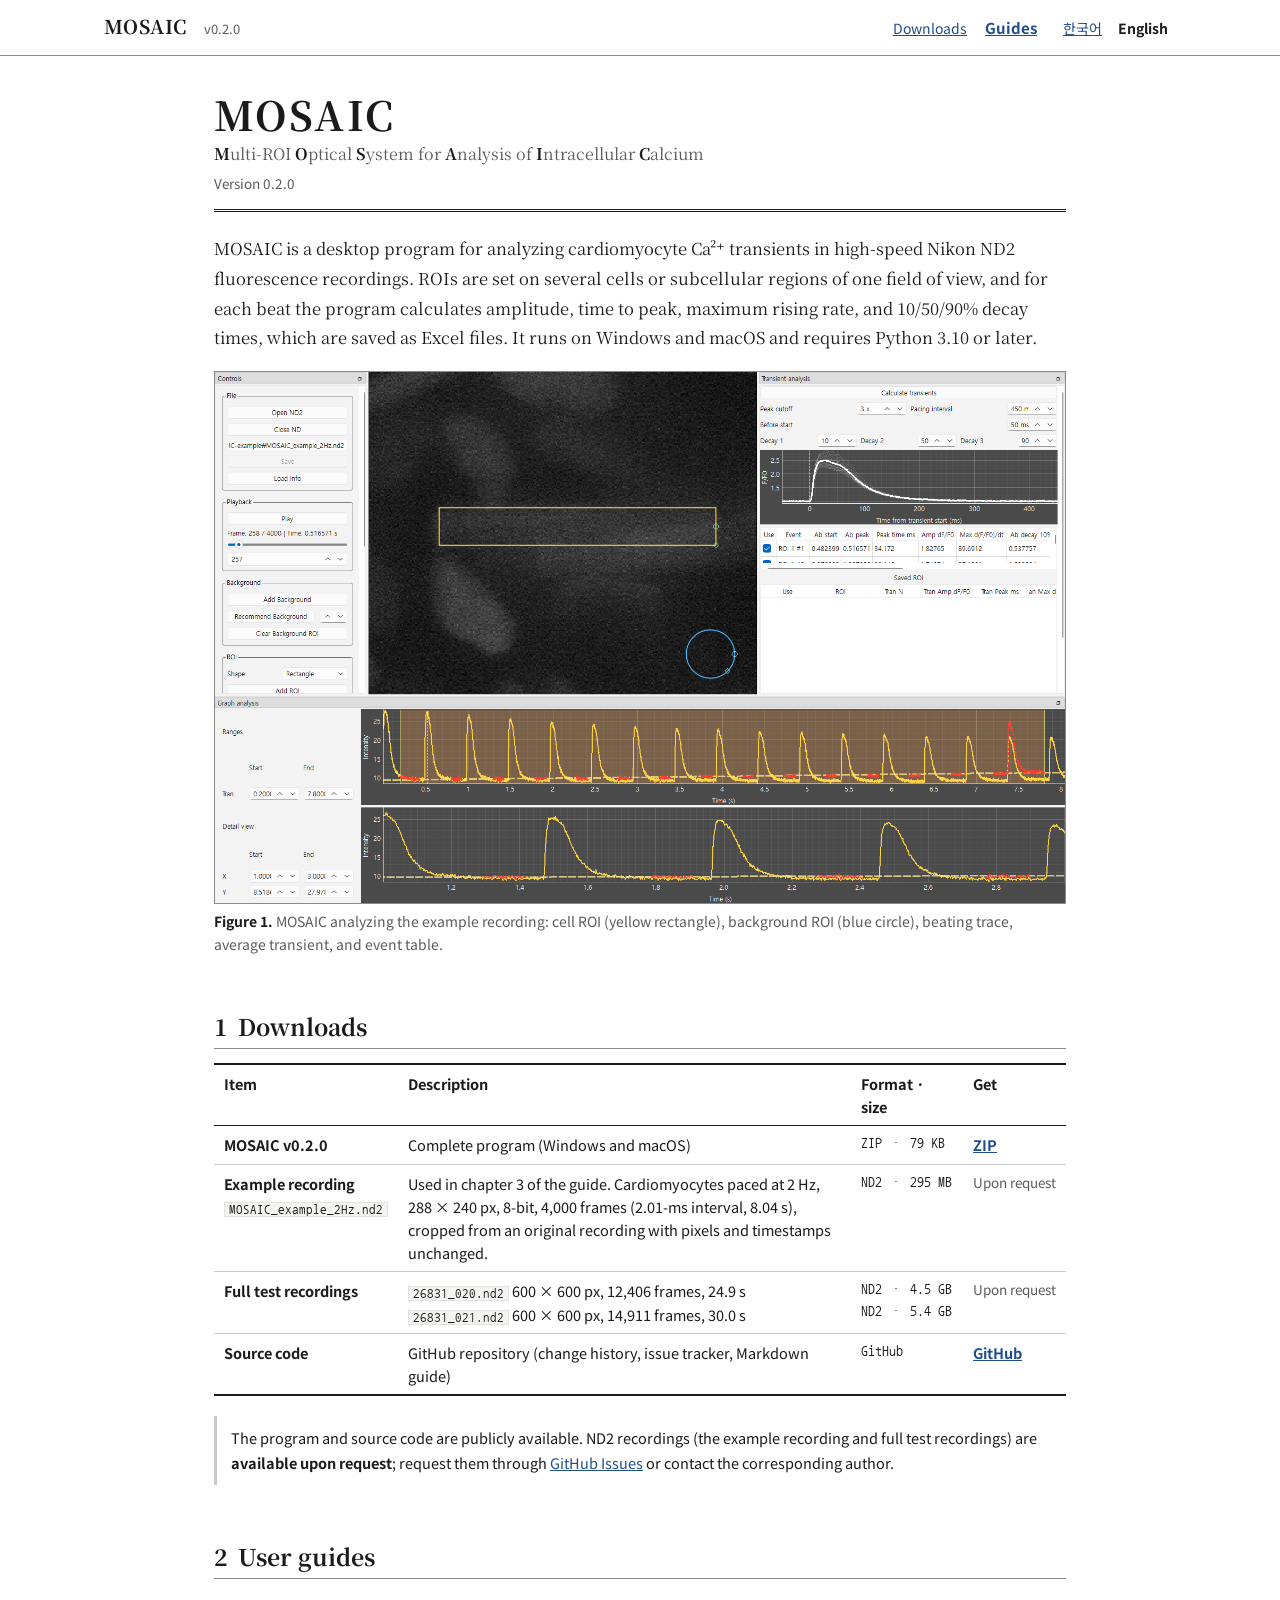
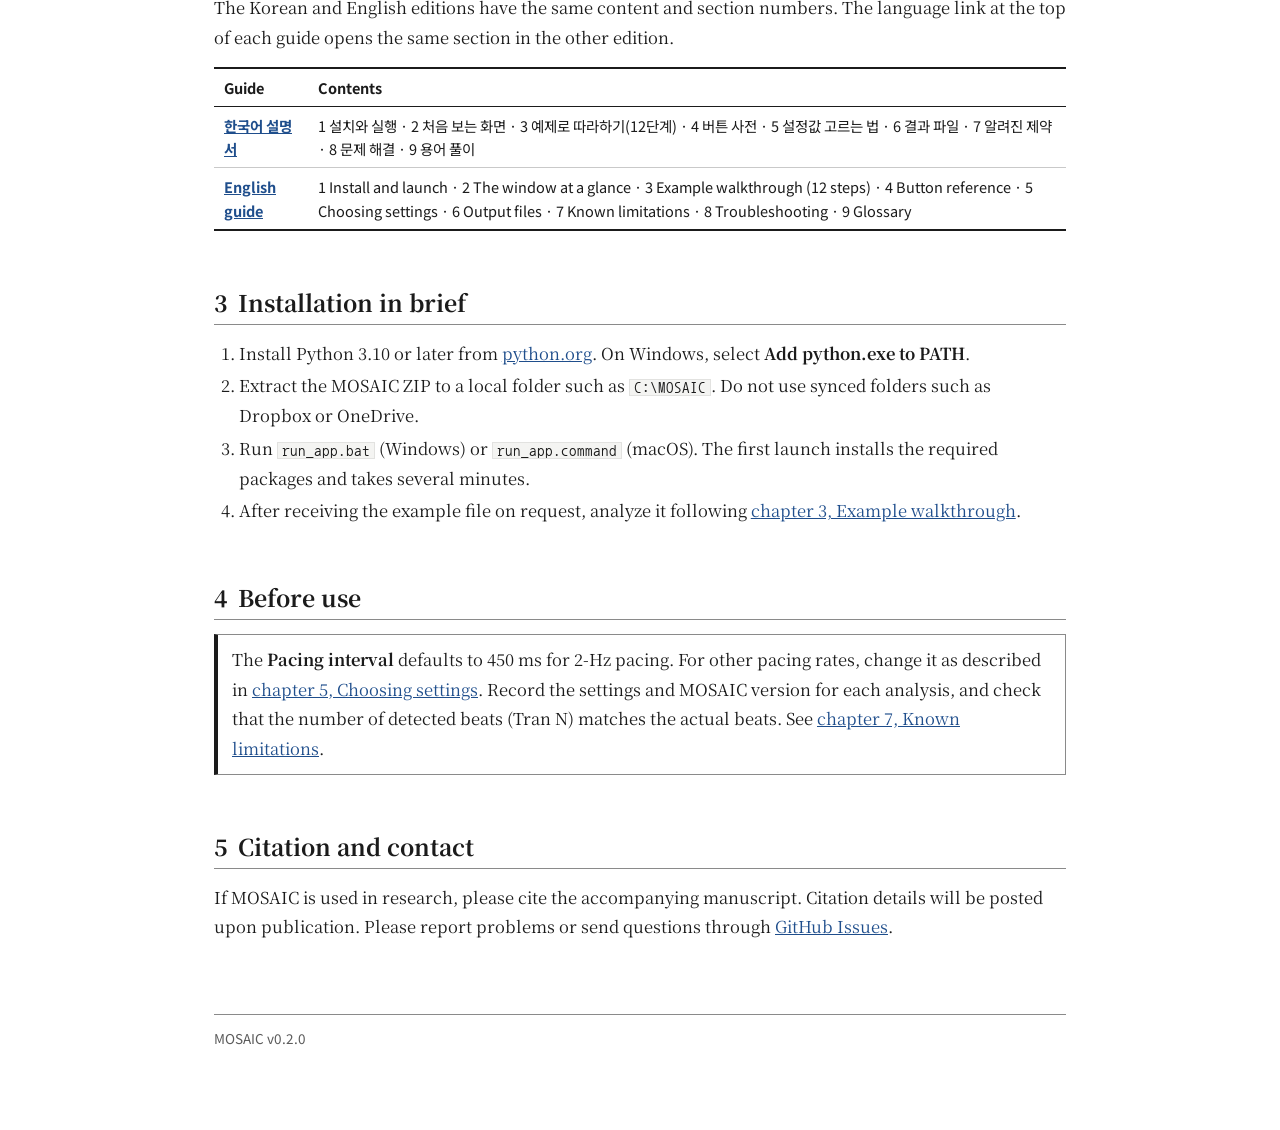
<file: index.html>
<!doctype html>
<html lang="en" data-lang="en">
<head>
<meta charset="utf-8">
<meta name="viewport" content="width=device-width, initial-scale=1">
<title>MOSAIC</title>
<meta name="description" content="MOSAIC: multi-ROI Ca2+ transient analysis for Nikon ND2 recordings. Downloads and user guides in Korean and English.">
<link rel="preconnect" href="https://fonts.googleapis.com">
<link rel="preconnect" href="https://fonts.gstatic.com" crossorigin>
<link rel="stylesheet" href="https://fonts.googleapis.com/css2?family=Nanum+Gothic+Coding&family=Noto+Sans+KR:wght@400;700&family=Noto+Serif+KR:wght@400;700&display=swap">
<link rel="stylesheet" href="assets/site.css">
<style>
html[data-lang="ko"] [lang="en"].l, html[data-lang="en"] [lang="ko"].l{display:none!important}
.page{max-width:900px;margin:0 auto;padding-inline:24px;padding-block:32px 80px;counter-reset:fig}
.title{padding-bottom:16px;margin-bottom:22px;border-bottom:3px double var(--ink)}
.title h1{font-size:40px;letter-spacing:.06em;margin:0}
.title .full{font:400 16px var(--serif);color:var(--muted);margin:2px 0 0}
.title .full b{color:var(--ink)}
.title .edition{font:400 13.5px var(--sans);color:var(--muted);margin:8px 0 0}
td.get{white-space:nowrap}
td.get a{font-weight:700}
td.get.pending{color:var(--muted);font-family:var(--sans);font-size:13.5px}
.review-note{margin:14px 0 6px;padding:10px 14px;border-left:3px solid var(--rule);font:400 14.5px/1.7 var(--sans)}
.small{font:400 13.5px/1.7 var(--sans);color:var(--muted)}
.hash{font-family:var(--mono);font-size:12.5px;word-break:break-all}
</style>
</head>
<body>

<header class="bar">
  <div class="bar-in">
    <a class="brand" href="index.html">MOSAIC</a>
    <span class="ver">v0.2.0</span>
    <span class="spacer"></span>
    <a class="navlink" href="#downloads"><span class="l" lang="ko">다운로드</span><span class="l" lang="en">Downloads</span></a>
    <a class="navlink strong" href="#guides"><span class="l" lang="ko">설명서</span><span class="l" lang="en">Guides</span></a>
    <div class="langs" role="group" aria-label="Language">
      <button type="button" id="lang-ko" data-set="ko" aria-pressed="false">한국어</button>
      <button type="button" id="lang-en" data-set="en" aria-pressed="true">English</button>
    </div>
  </div>
</header>

<main class="page">

<div class="title">
  <h1>MOSAIC</h1>
  <p class="full"><b>M</b>ulti-ROI <b>O</b>ptical <b>S</b>ystem for <b>A</b>nalysis of <b>I</b>ntracellular <b>C</b>alcium</p>
  <p class="edition l" lang="ko">버전 0.2.0</p>
  <p class="edition l" lang="en">Version 0.2.0</p>
</div>

<p class="l" lang="ko">MOSAIC은 Nikon ND2 형식의 고속 형광 영상에서 심근세포의 Ca²⁺ 전이(transient)를 분석하는 데스크톱 프로그램입니다. 한 시야 안의 여러 세포 또는 세포 내 영역에 ROI를 설정하고, 박동마다 진폭, time to peak, 최대 상승 속도, 10·50·90% 감쇠 시간을 계산하여 Excel 파일로 저장합니다. Windows와 macOS에서 동작하며 Python 3.10 이상이 필요합니다.</p>
<p class="l" lang="en">MOSAIC is a desktop program for analyzing cardiomyocyte Ca²⁺ transients in high-speed Nikon ND2 fluorescence recordings. ROIs are set on several cells or subcellular regions of one field of view, and for each beat the program calculates amplitude, time to peak, maximum rising rate, and 10/50/90% decay times, which are saved as Excel files. It runs on Windows and macOS and requires Python 3.10 or later.</p>

<figure>
  <a href="assets/img/09-transients.png"><img src="assets/img/09-transients.png" alt="MOSAIC main window analyzing the example recording" width="1600" height="1000"></a>
  <figcaption class="l" lang="ko">예제 파일을 분석 중인 MOSAIC 창. 세포 ROI(노란 사각형), 배경 ROI(파란 원), 박동 신호, 평균 전이와 이벤트 표.</figcaption>
  <figcaption class="l" lang="en">MOSAIC analyzing the example recording: cell ROI (yellow rectangle), background ROI (blue circle), beating trace, average transient, and event table.</figcaption>
</figure>

<h2 id="downloads"><span class="secno">1</span><span class="l" lang="ko">다운로드</span><span class="l" lang="en">Downloads</span></h2>

<div class="tw"><table>
<tr>
  <th><span class="l" lang="ko">항목</span><span class="l" lang="en">Item</span></th>
  <th><span class="l" lang="ko">내용</span><span class="l" lang="en">Description</span></th>
  <th><span class="l" lang="ko">형식 · 크기</span><span class="l" lang="en">Format · size</span></th>
  <th><span class="l" lang="ko">받기</span><span class="l" lang="en">Get</span></th>
</tr>
<tr>
  <td><b>MOSAIC v0.2.0</b></td>
  <td><span class="l" lang="ko">프로그램 전체 (Windows·macOS 공용)</span><span class="l" lang="en">Complete program (Windows and macOS)</span></td>
  <td class="v">ZIP · 79 KB</td>
  <td class="get"><a href="downloads/MOSAIC-0.2.0.zip" download>ZIP</a></td>
</tr>
<tr>
  <td><b><span class="l" lang="ko">예제 파일</span><span class="l" lang="en">Example recording</span></b><br><code>MOSAIC_example_2Hz.nd2</code></td>
  <td><span class="l" lang="ko">설명서 3장에서 사용. 2 Hz 자극 심근세포, 288 × 240 px, 8-bit, 4,000 프레임(2.01 ms 간격, 8.04 s). 원본 기록에서 픽셀과 시간 정보를 그대로 잘라낸 파일.</span><span class="l" lang="en">Used in chapter 3 of the guide. Cardiomyocytes paced at 2 Hz, 288 × 240 px, 8-bit, 4,000 frames (2.01-ms interval, 8.04 s), cropped from an original recording with pixels and timestamps unchanged.</span></td>
  <td class="v">ND2 · 295 MB</td>
  <td class="get pending"><span class="l" lang="ko">요청 시 제공</span><span class="l" lang="en">Upon request</span></td>
</tr>
<tr>
  <td><b><span class="l" lang="ko">테스트 원본 기록</span><span class="l" lang="en">Full test recordings</span></b></td>
  <td><code>26831_020.nd2</code> 600 × 600 px, 12,406 frames, 24.9 s<br><code>26831_021.nd2</code> 600 × 600 px, 14,911 frames, 30.0 s</td>
  <td class="v">ND2 · 4.5 GB<br>ND2 · 5.4 GB</td>
  <td class="get pending"><span class="l" lang="ko">요청 시 제공</span><span class="l" lang="en">Upon request</span></td>
</tr>
<tr>
  <td><b><span class="l" lang="ko">소스 코드</span><span class="l" lang="en">Source code</span></b></td>
  <td><span class="l" lang="ko">GitHub 저장소 (변경 기록, 문제 신고, Markdown 설명서)</span><span class="l" lang="en">GitHub repository (change history, issue tracker, Markdown guide)</span></td>
  <td class="v">GitHub</td>
  <td class="get"><a href="https://github.com/MOSAICSNU/mosaicsnu.github.io">GitHub</a></td>
</tr>
</table></div>

<p class="review-note l" lang="ko">프로그램과 소스 코드는 공개되어 있습니다. ND2 기록 파일(예제 파일, 테스트 원본 기록)은 <b>요청 시 제공</b>합니다. <a href="https://github.com/MOSAICSNU/mosaicsnu.github.io/issues">GitHub Issues</a>로 요청하거나 교신저자에게 문의하십시오.</p>
<p class="review-note l" lang="en">The program and source code are publicly available. ND2 recordings (the example recording and full test recordings) are <b>available upon request</b>; request them through <a href="https://github.com/MOSAICSNU/mosaicsnu.github.io/issues">GitHub Issues</a> or contact the corresponding author.</p>

<h2 id="guides"><span class="secno">2</span><span class="l" lang="ko">사용 설명서</span><span class="l" lang="en">User guides</span></h2>
<p class="l" lang="ko">한국어판과 영어판은 내용과 절 번호가 같습니다. 각 설명서 상단의 언어 표시를 누르면 같은 절의 다른 언어판으로 이동합니다.</p>
<p class="l" lang="en">The Korean and English editions have the same content and section numbers. The language link at the top of each guide opens the same section in the other edition.</p>
<div class="tw"><table>
<tr><th><span class="l" lang="ko">설명서</span><span class="l" lang="en">Guide</span></th><th><span class="l" lang="ko">구성</span><span class="l" lang="en">Contents</span></th></tr>
<tr><td><a href="guide-ko.html"><b>한국어 설명서</b></a></td><td>1 설치와 실행 · 2 처음 보는 화면 · 3 예제로 따라하기(12단계) · 4 버튼 사전 · 5 설정값 고르는 법 · 6 결과 파일 · 7 알려진 제약 · 8 문제 해결 · 9 용어 풀이</td></tr>
<tr><td><a href="guide-en.html"><b>English guide</b></a></td><td>1 Install and launch · 2 The window at a glance · 3 Example walkthrough (12 steps) · 4 Button reference · 5 Choosing settings · 6 Output files · 7 Known limitations · 8 Troubleshooting · 9 Glossary</td></tr>
</table></div>

<h2 id="install"><span class="secno">3</span><span class="l" lang="ko">설치 요약</span><span class="l" lang="en">Installation in brief</span></h2>
<ol class="l" lang="ko">
  <li><a href="https://www.python.org/downloads/">python.org</a>에서 Python 3.10 이상을 설치합니다. Windows에서는 <b>Add python.exe to PATH</b>를 선택합니다.</li>
  <li>MOSAIC ZIP 파일을 로컬 폴더(예: <code>C:\MOSAIC</code>)에 압축 해제합니다. Dropbox, OneDrive 등 동기화 폴더는 사용하지 않습니다.</li>
  <li><code>run_app.bat</code>(Windows) 또는 <code>run_app.command</code>(macOS)를 실행합니다. 첫 실행 시 필요한 패키지가 설치되며 수 분이 걸립니다.</li>
  <li>예제 파일을 요청해 받은 뒤, 설명서 <a href="guide-ko.html#tutorial">3장 예제로 따라하기</a>에 따라 분석합니다.</li>
</ol>
<ol class="l" lang="en">
  <li>Install Python 3.10 or later from <a href="https://www.python.org/downloads/">python.org</a>. On Windows, select <b>Add python.exe to PATH</b>.</li>
  <li>Extract the MOSAIC ZIP to a local folder such as <code>C:\MOSAIC</code>. Do not use synced folders such as Dropbox or OneDrive.</li>
  <li>Run <code>run_app.bat</code> (Windows) or <code>run_app.command</code> (macOS). The first launch installs the required packages and takes several minutes.</li>
  <li>After receiving the example file on request, analyze it following <a href="guide-en.html#tutorial">chapter 3, Example walkthrough</a>.</li>
</ol>

<h2 id="notice"><span class="secno">4</span><span class="l" lang="ko">사용 전 유의사항</span><span class="l" lang="en">Before use</span></h2>
<div class="warn">
  <p class="l" lang="ko"><b>Pacing interval</b> 기본값은 2 Hz 자극용 450 ms입니다. 다른 자극 빈도에서는 설명서 <a href="guide-ko.html#settings">5장 설정값 고르는 법</a>에 따라 바꾸십시오. 분석마다 사용한 설정과 MOSAIC 버전을 기록하고, 검출된 박동 수(Tran N)가 실제 박동 수와 맞는지 확인하십시오. 자세한 내용은 <a href="guide-ko.html#limits">7장 알려진 제약</a>을 참조하십시오.</p>
  <p class="l" lang="en">The <b>Pacing interval</b> defaults to 450 ms for 2-Hz pacing. For other pacing rates, change it as described in <a href="guide-en.html#settings">chapter 5, Choosing settings</a>. Record the settings and MOSAIC version for each analysis, and check that the number of detected beats (Tran N) matches the actual beats. See <a href="guide-en.html#limits">chapter 7, Known limitations</a>.</p>
</div>

<h2 id="cite"><span class="secno">5</span><span class="l" lang="ko">인용 및 문의</span><span class="l" lang="en">Citation and contact</span></h2>
<p class="l" lang="ko">연구에 MOSAIC을 사용한 경우 함께 발표되는 논문을 인용하여 주십시오. 인용 정보는 논문 출판 시 게시합니다. 오류 보고와 문의는 <a href="https://github.com/MOSAICSNU/mosaicsnu.github.io/issues">GitHub Issues</a>를 이용하십시오.</p>
<p class="l" lang="en">If MOSAIC is used in research, please cite the accompanying manuscript. Citation details will be posted upon publication. Please report problems or send questions through <a href="https://github.com/MOSAICSNU/mosaicsnu.github.io/issues">GitHub Issues</a>.</p>

<footer>MOSAIC v0.2.0</footer>
</main>

<script>
(function () {
  var root = document.documentElement;
  var buttons = document.querySelectorAll(".langs button");
  function setLang(lang) {
    root.setAttribute("data-lang", lang);
    root.setAttribute("lang", lang);
    buttons.forEach(function (b) { b.setAttribute("aria-pressed", String(b.dataset.set === lang)); });
    try { localStorage.setItem("mosaic-lang", lang); } catch (e) {}
  }
  var initial = new URLSearchParams(location.search).get("lang");
  if (initial !== "ko" && initial !== "en") { try { initial = localStorage.getItem("mosaic-lang"); } catch (e) {} }
  if (initial !== "ko" && initial !== "en") initial = "en";
  setLang(initial);
  buttons.forEach(function (b) { b.addEventListener("click", function () { setLang(b.dataset.set); }); });
})();
</script>
<script src="assets/lightbox.js"></script>
</body>
</html>
</file>
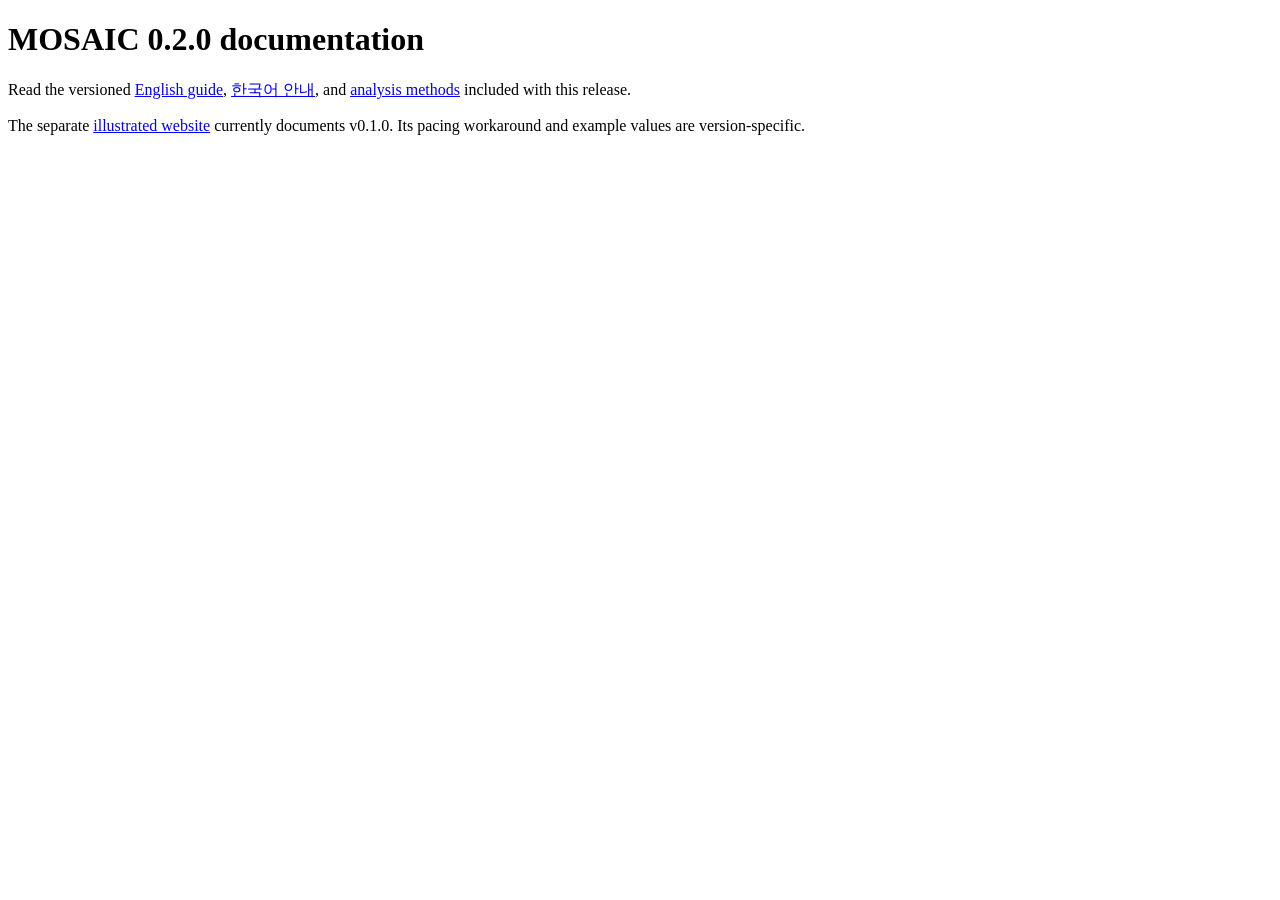
<file: docs/index.html>
<!doctype html>
<html lang="en">
<head>
<meta charset="utf-8">
<meta name="viewport" content="width=device-width, initial-scale=1">
<title>MOSAIC Guide</title>
</head>
<body>
<h1>MOSAIC 0.2.0 documentation</h1>
<p>Read the versioned <a href="USER_GUIDE.md">English guide</a>,
<a href="USER_GUIDE_KO.md">한국어 안내</a>, and
<a href="ANALYSIS_METHODS.md">analysis methods</a> included with this release.</p>
<p>The separate <a href="https://mosaicsnu.github.io/">illustrated website</a>
currently documents v0.1.0. Its pacing workaround and example values are version-specific.</p>
</body>
</html>
</file>
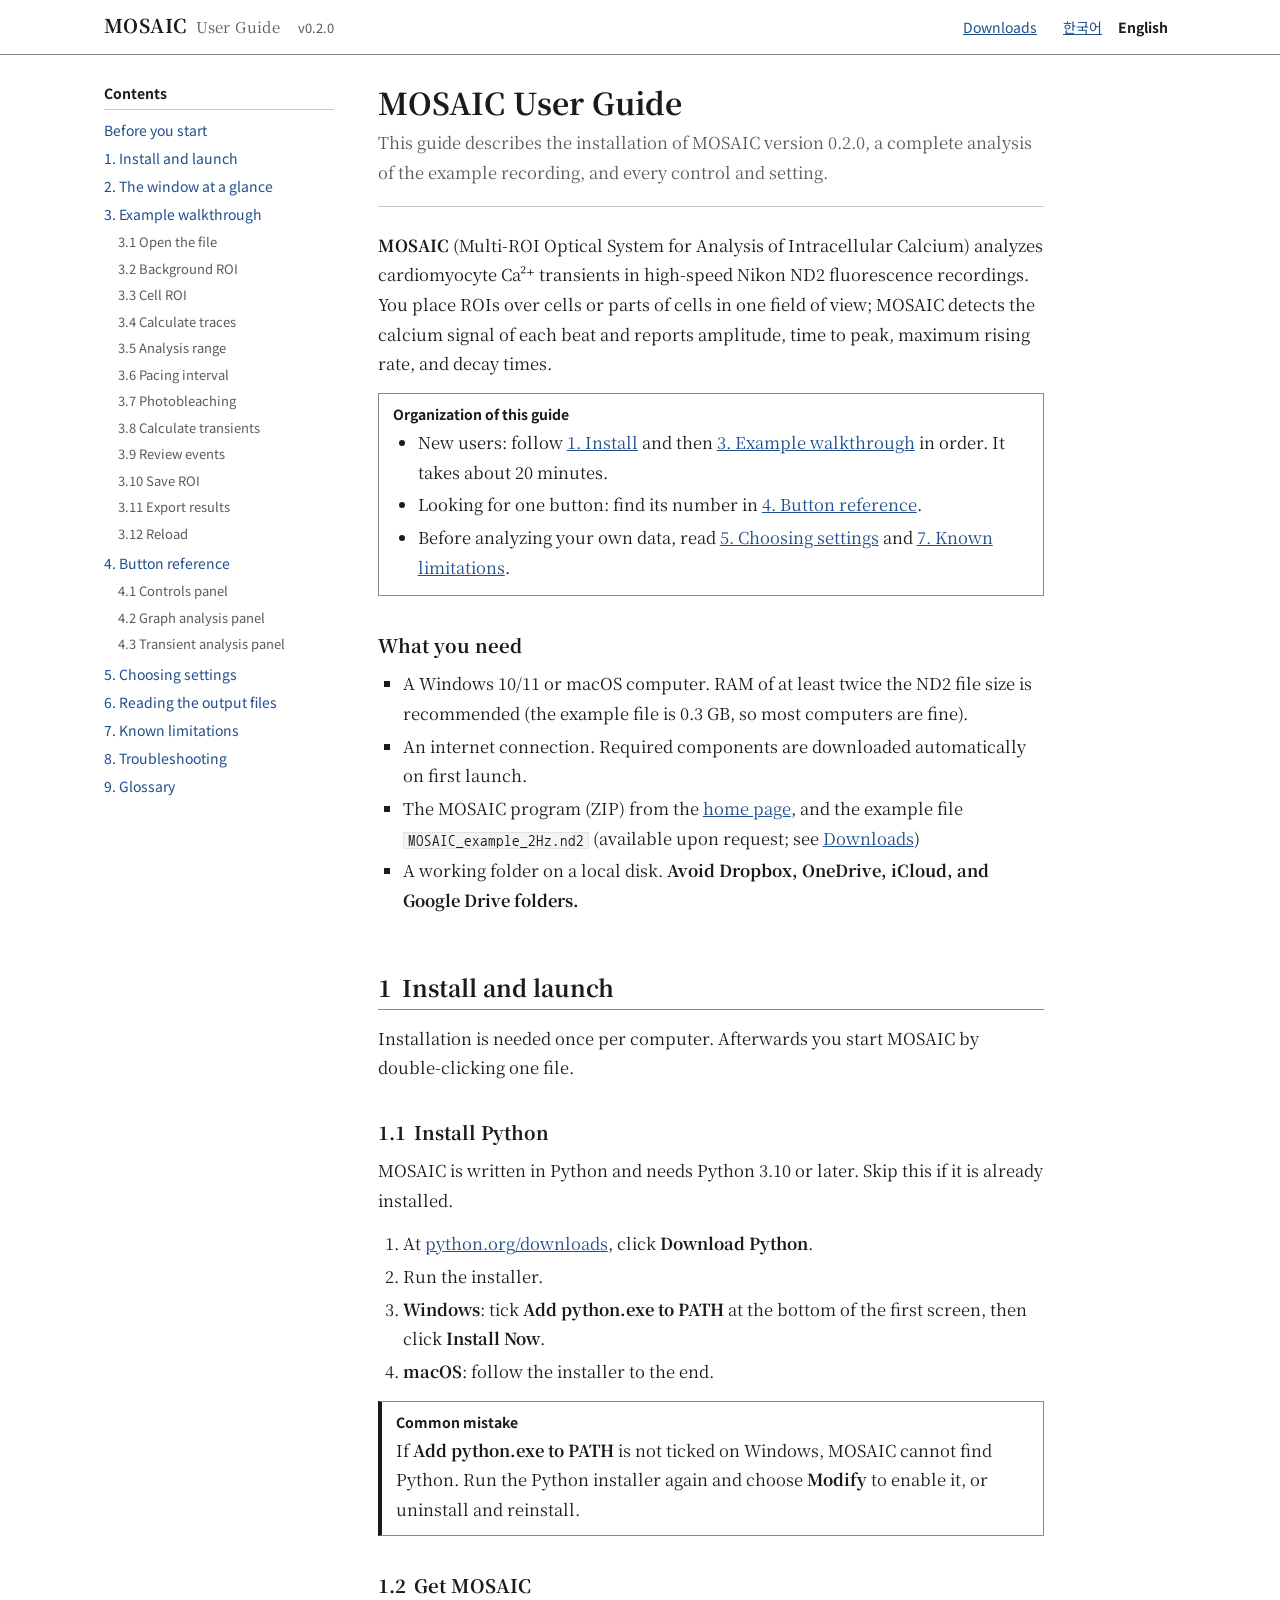
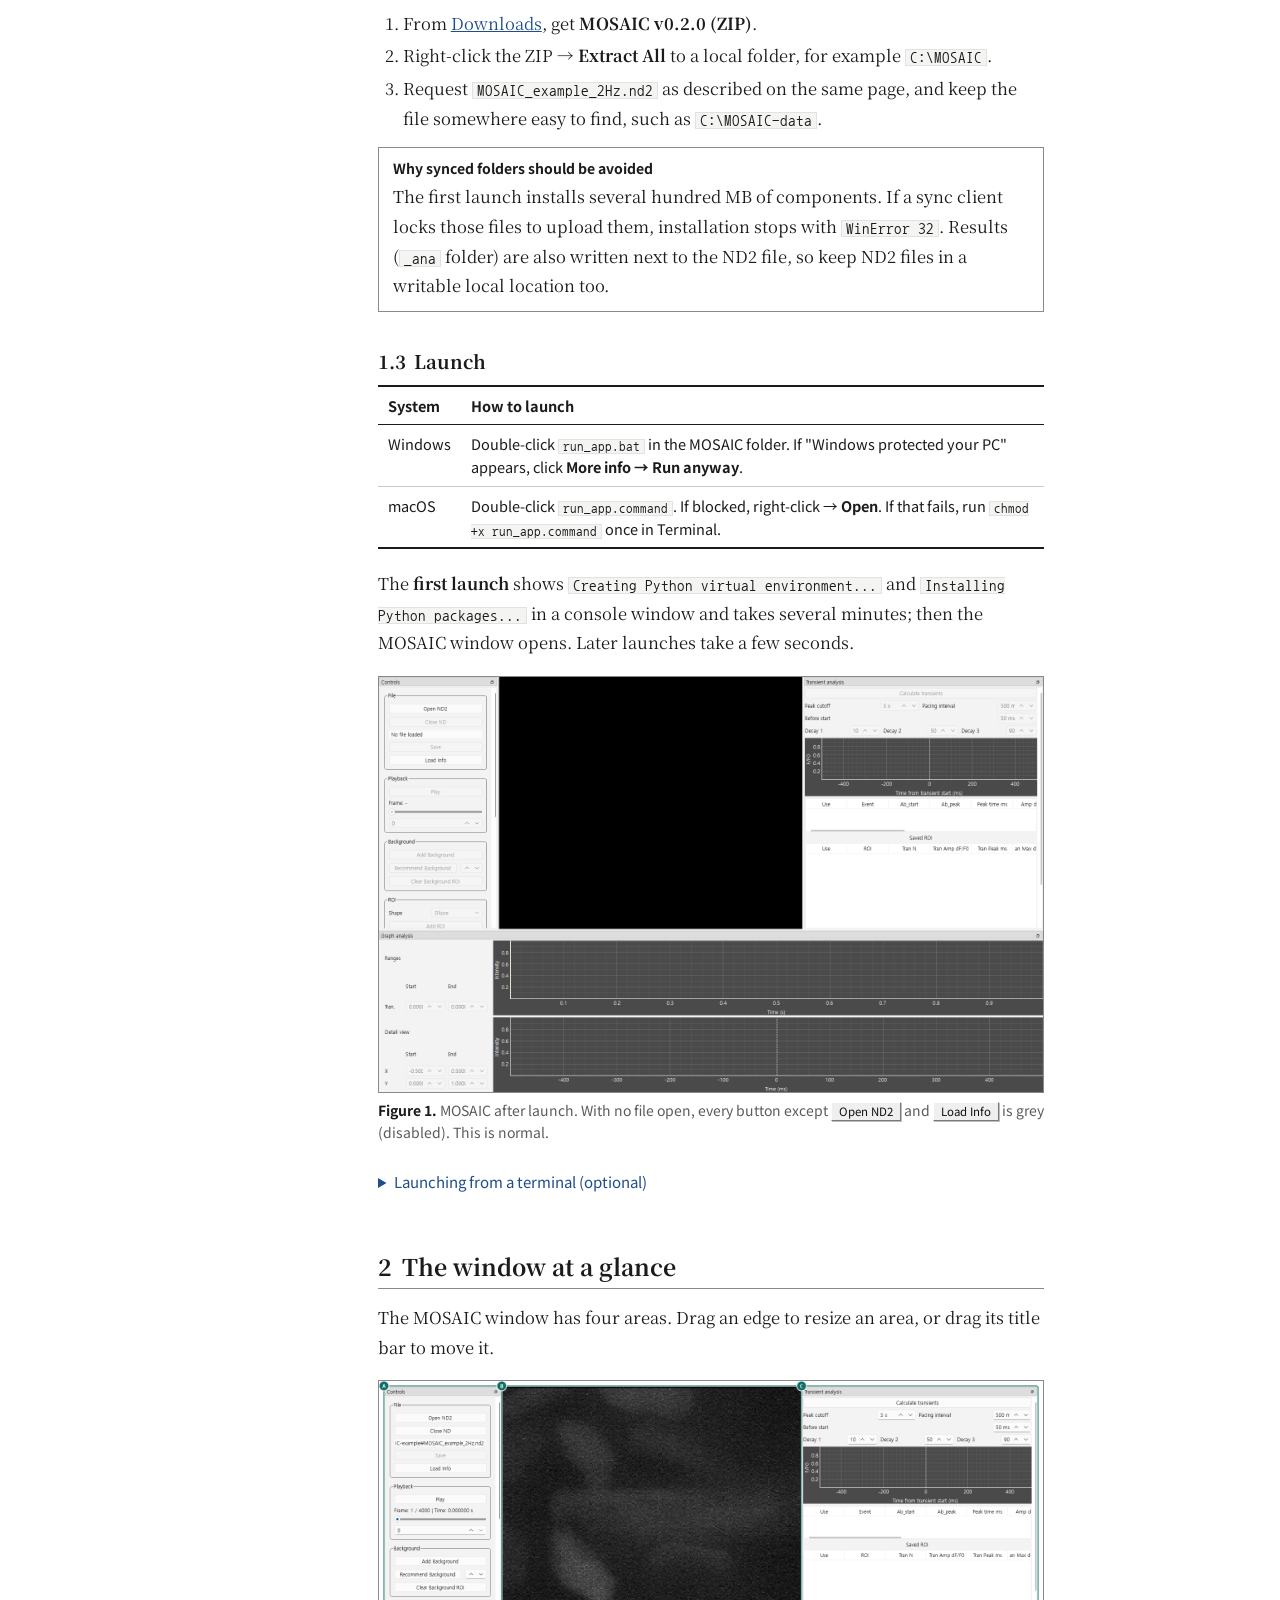
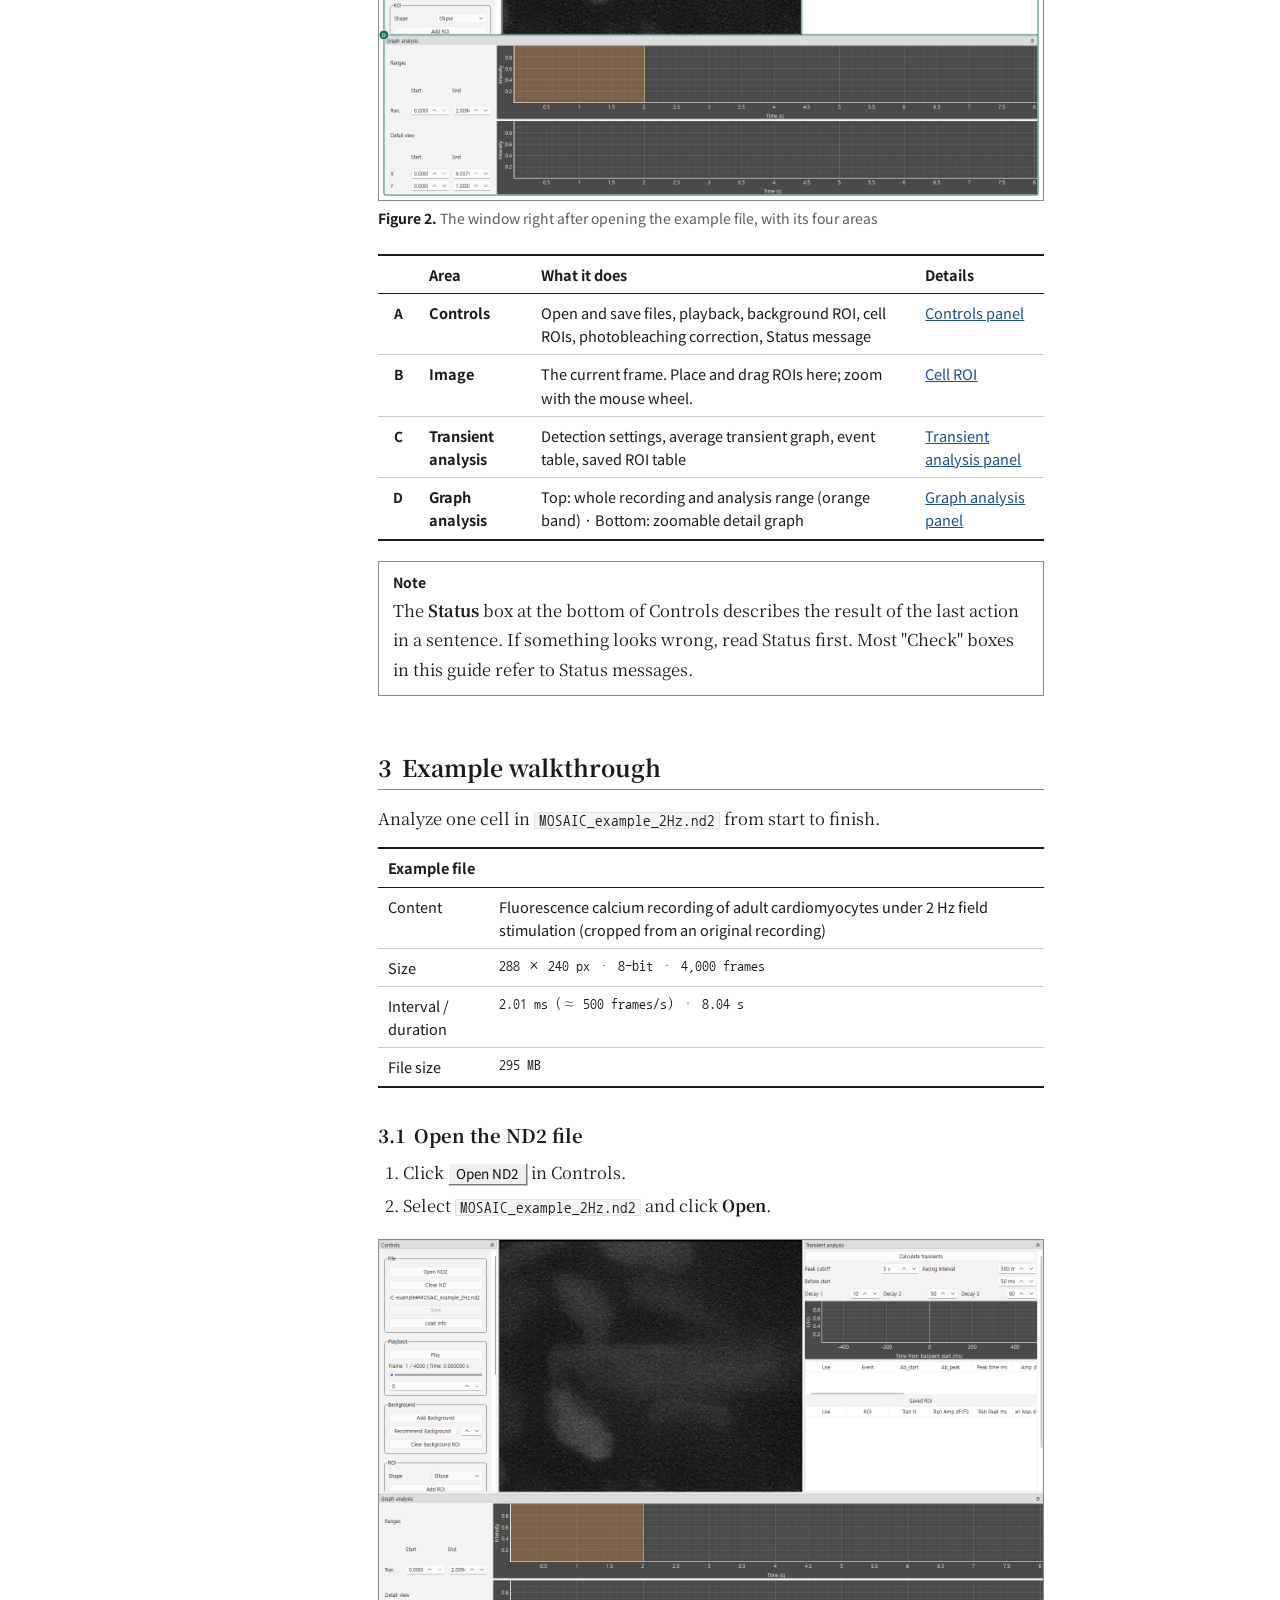
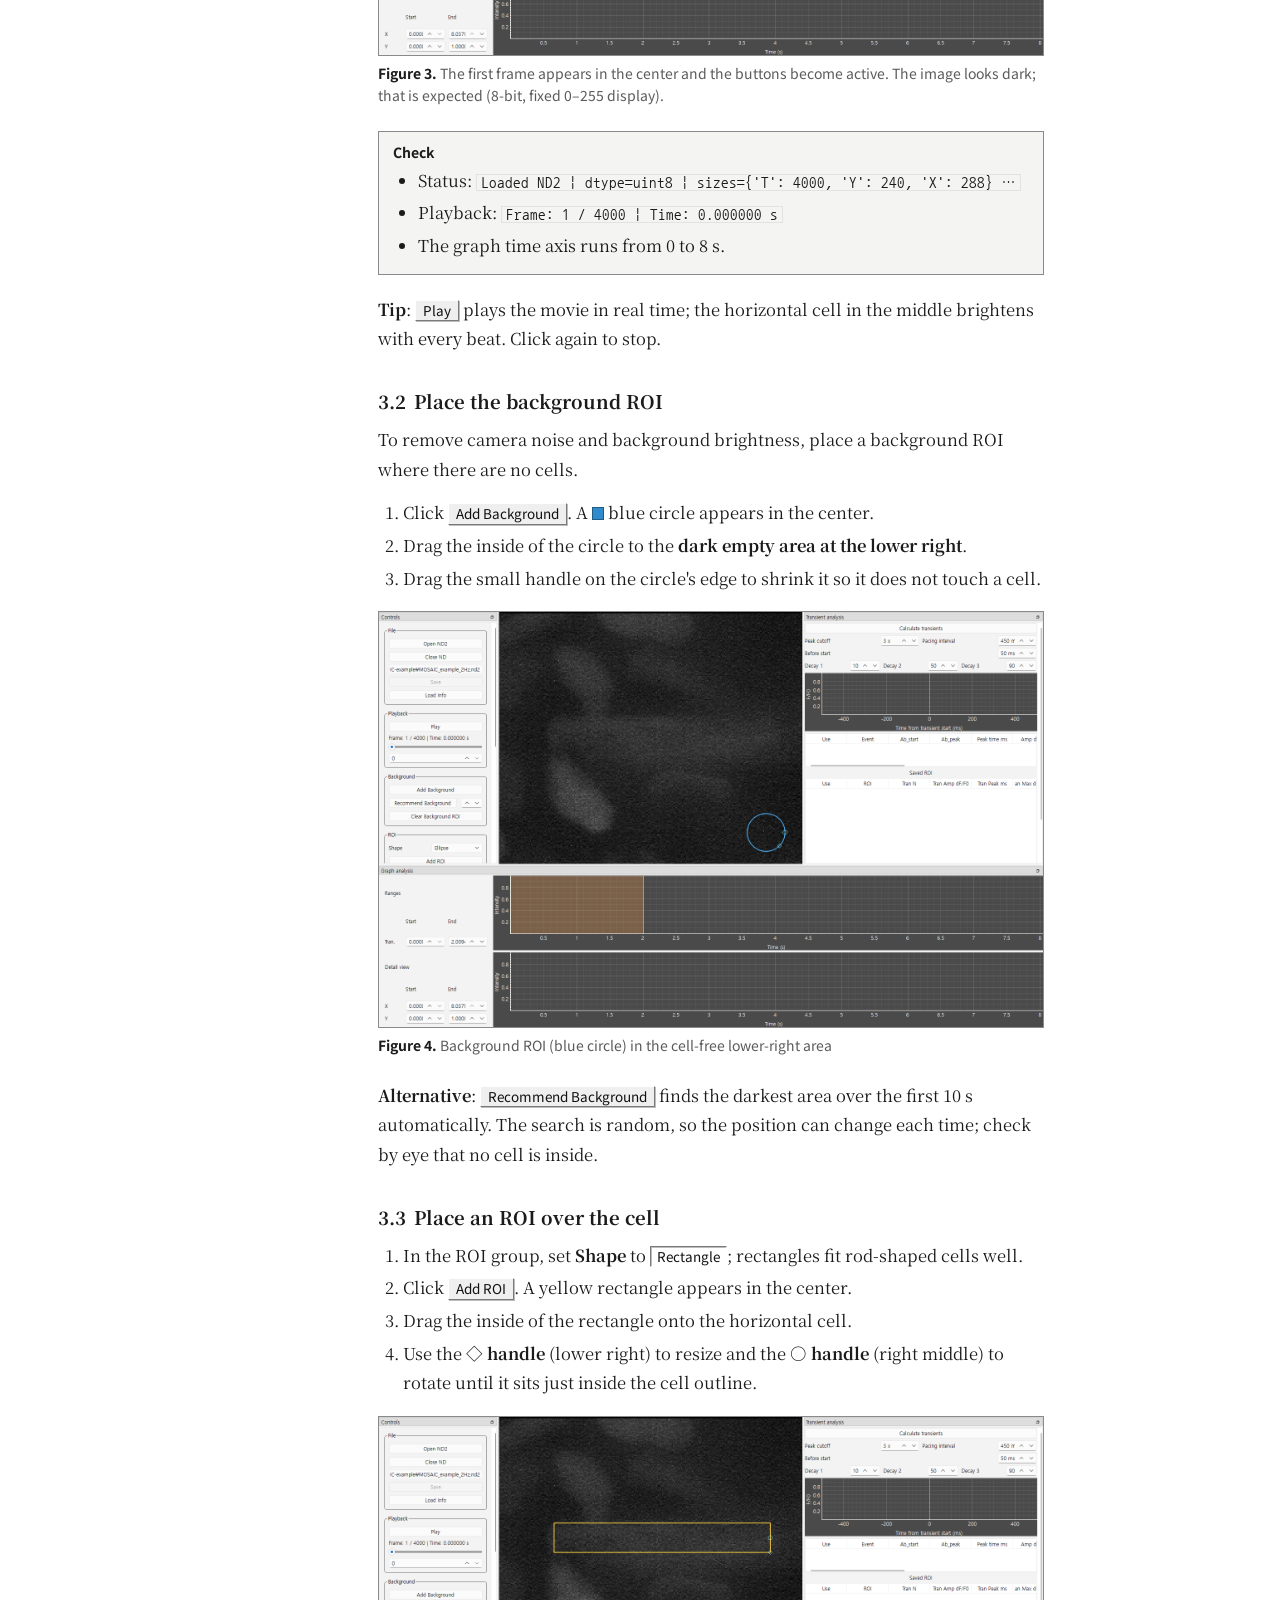
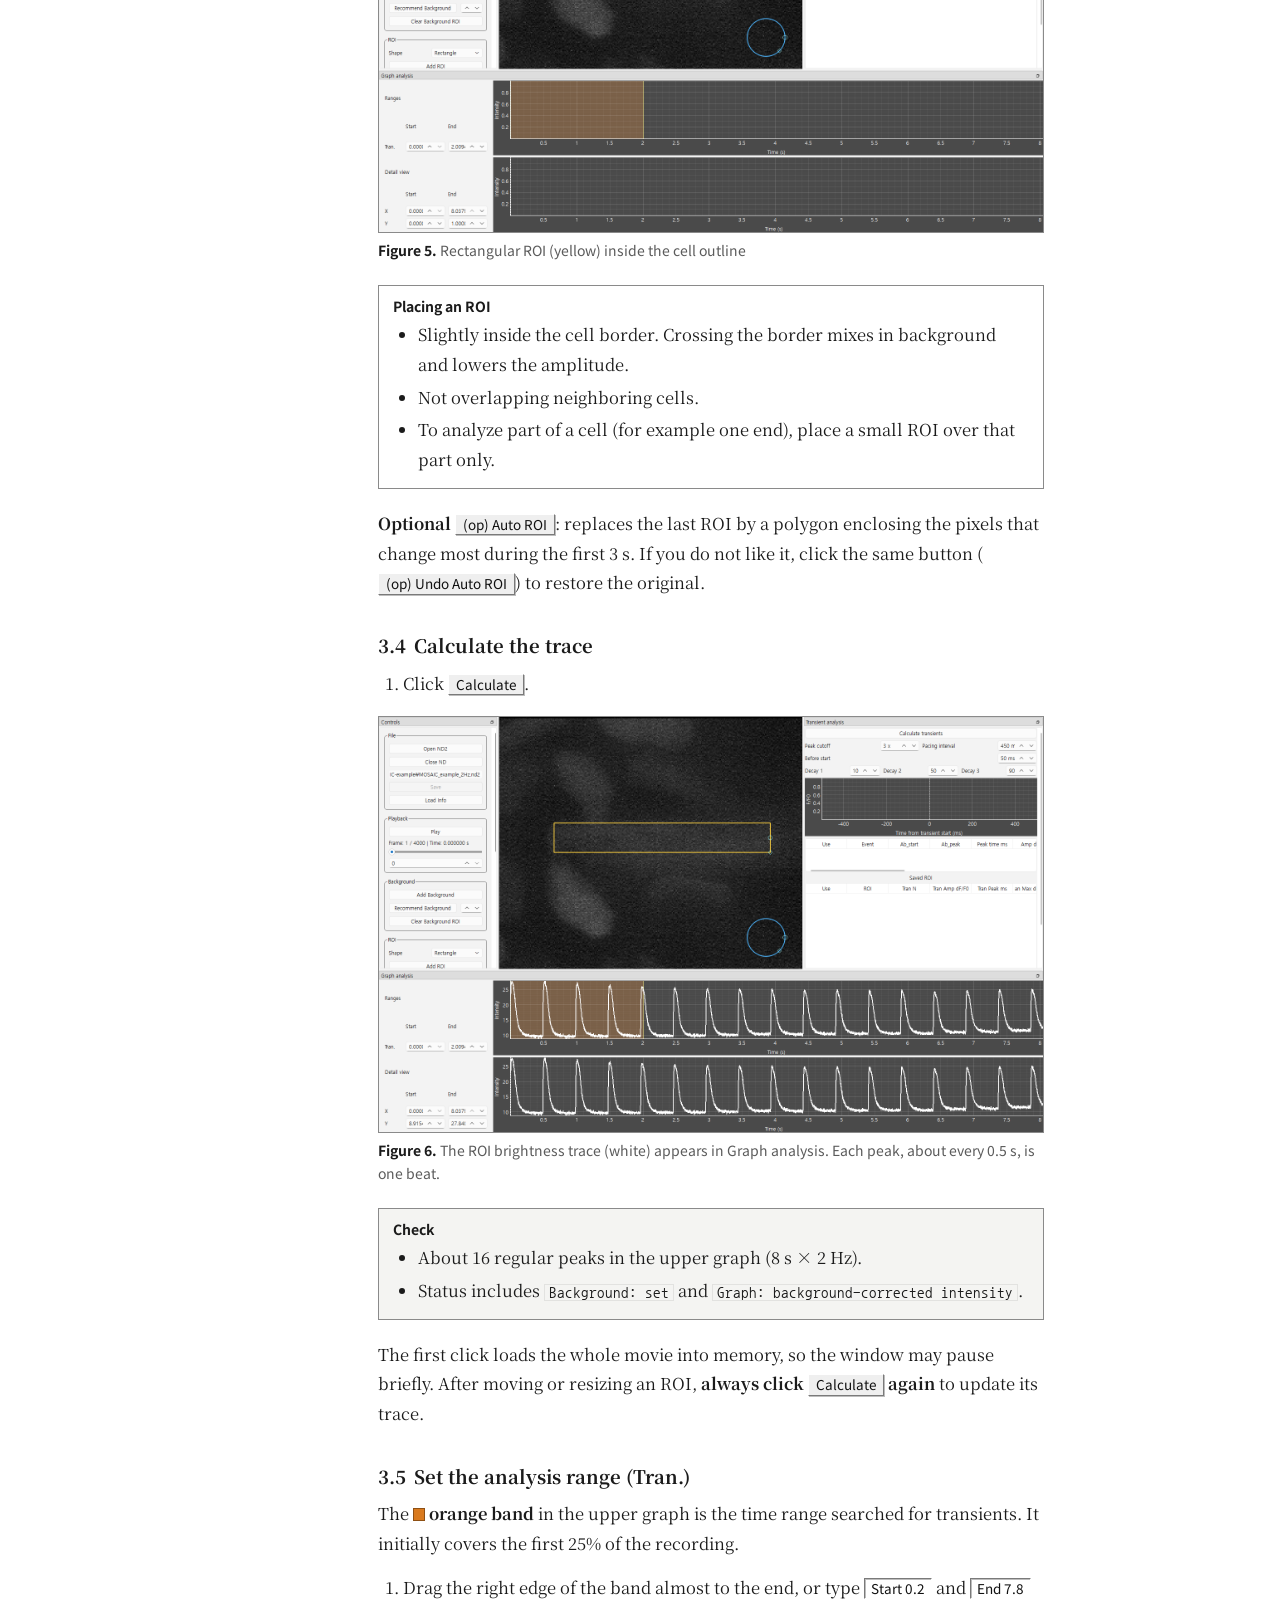
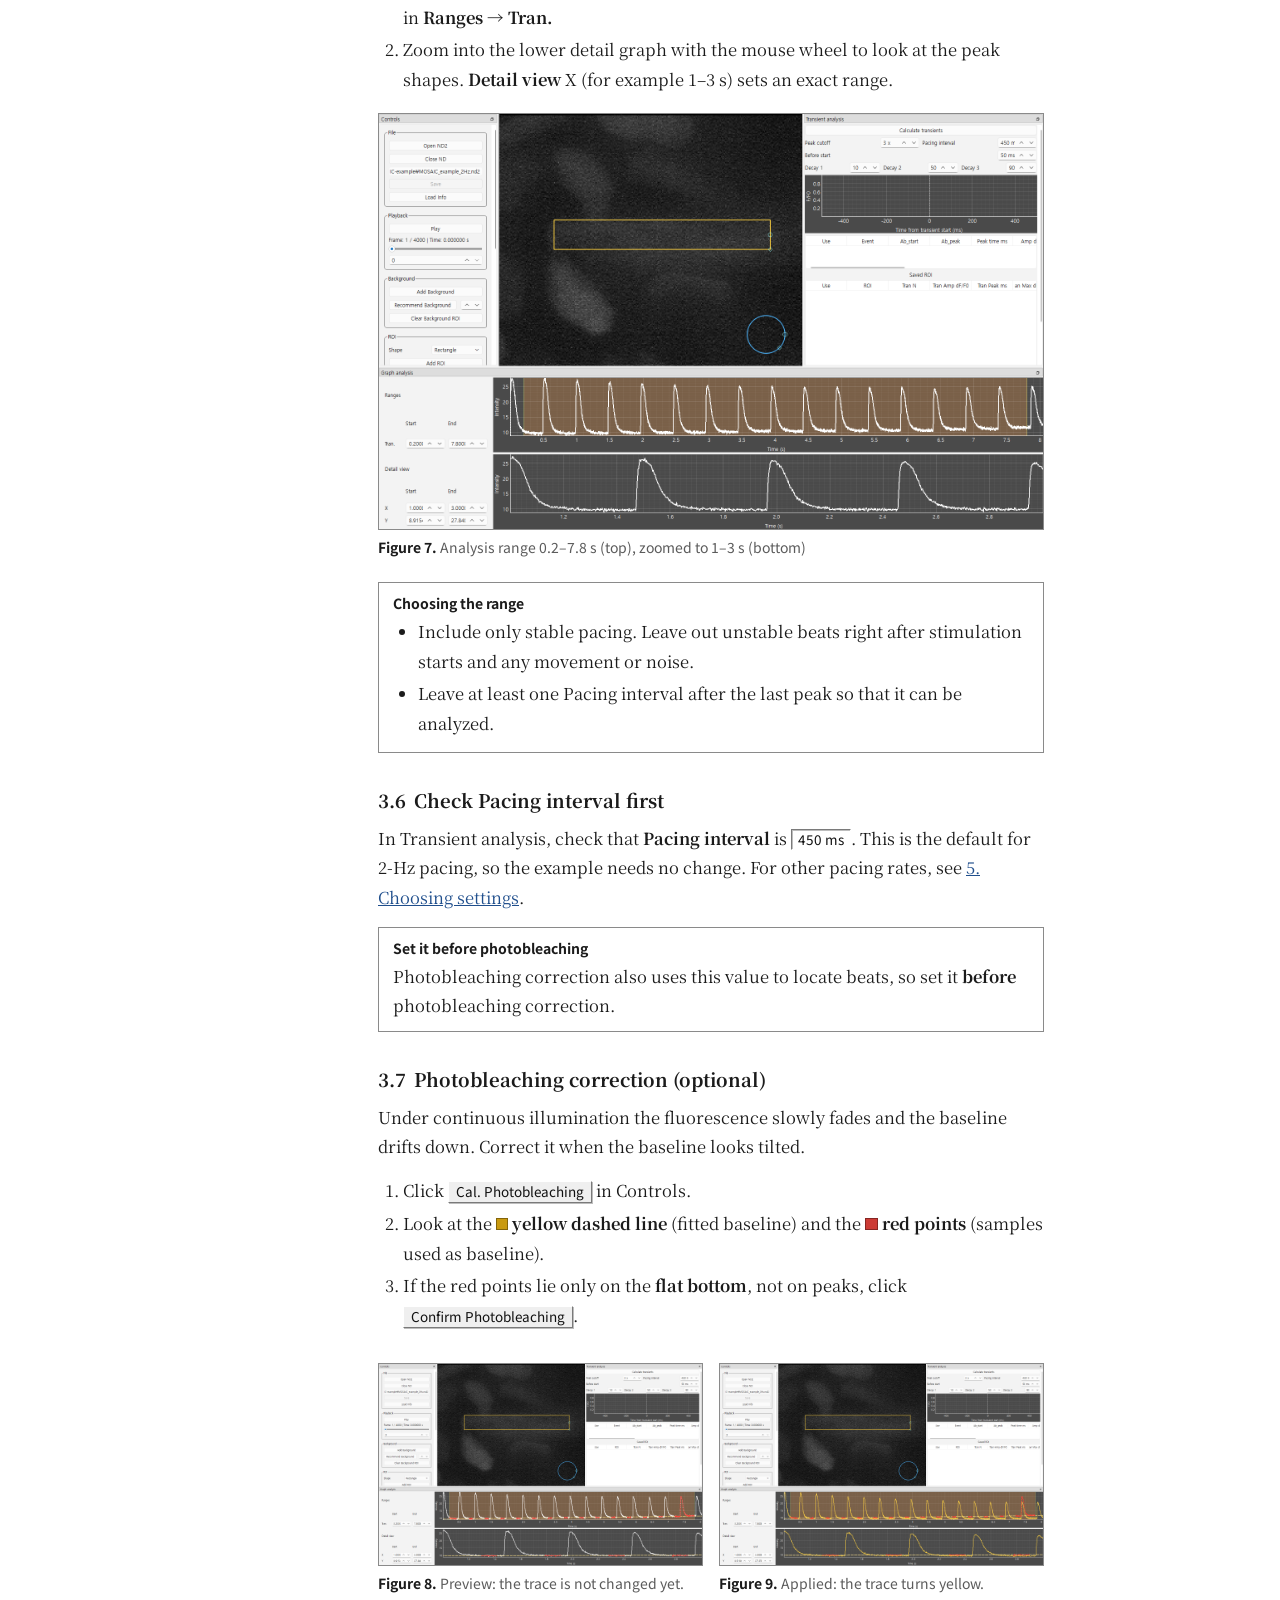
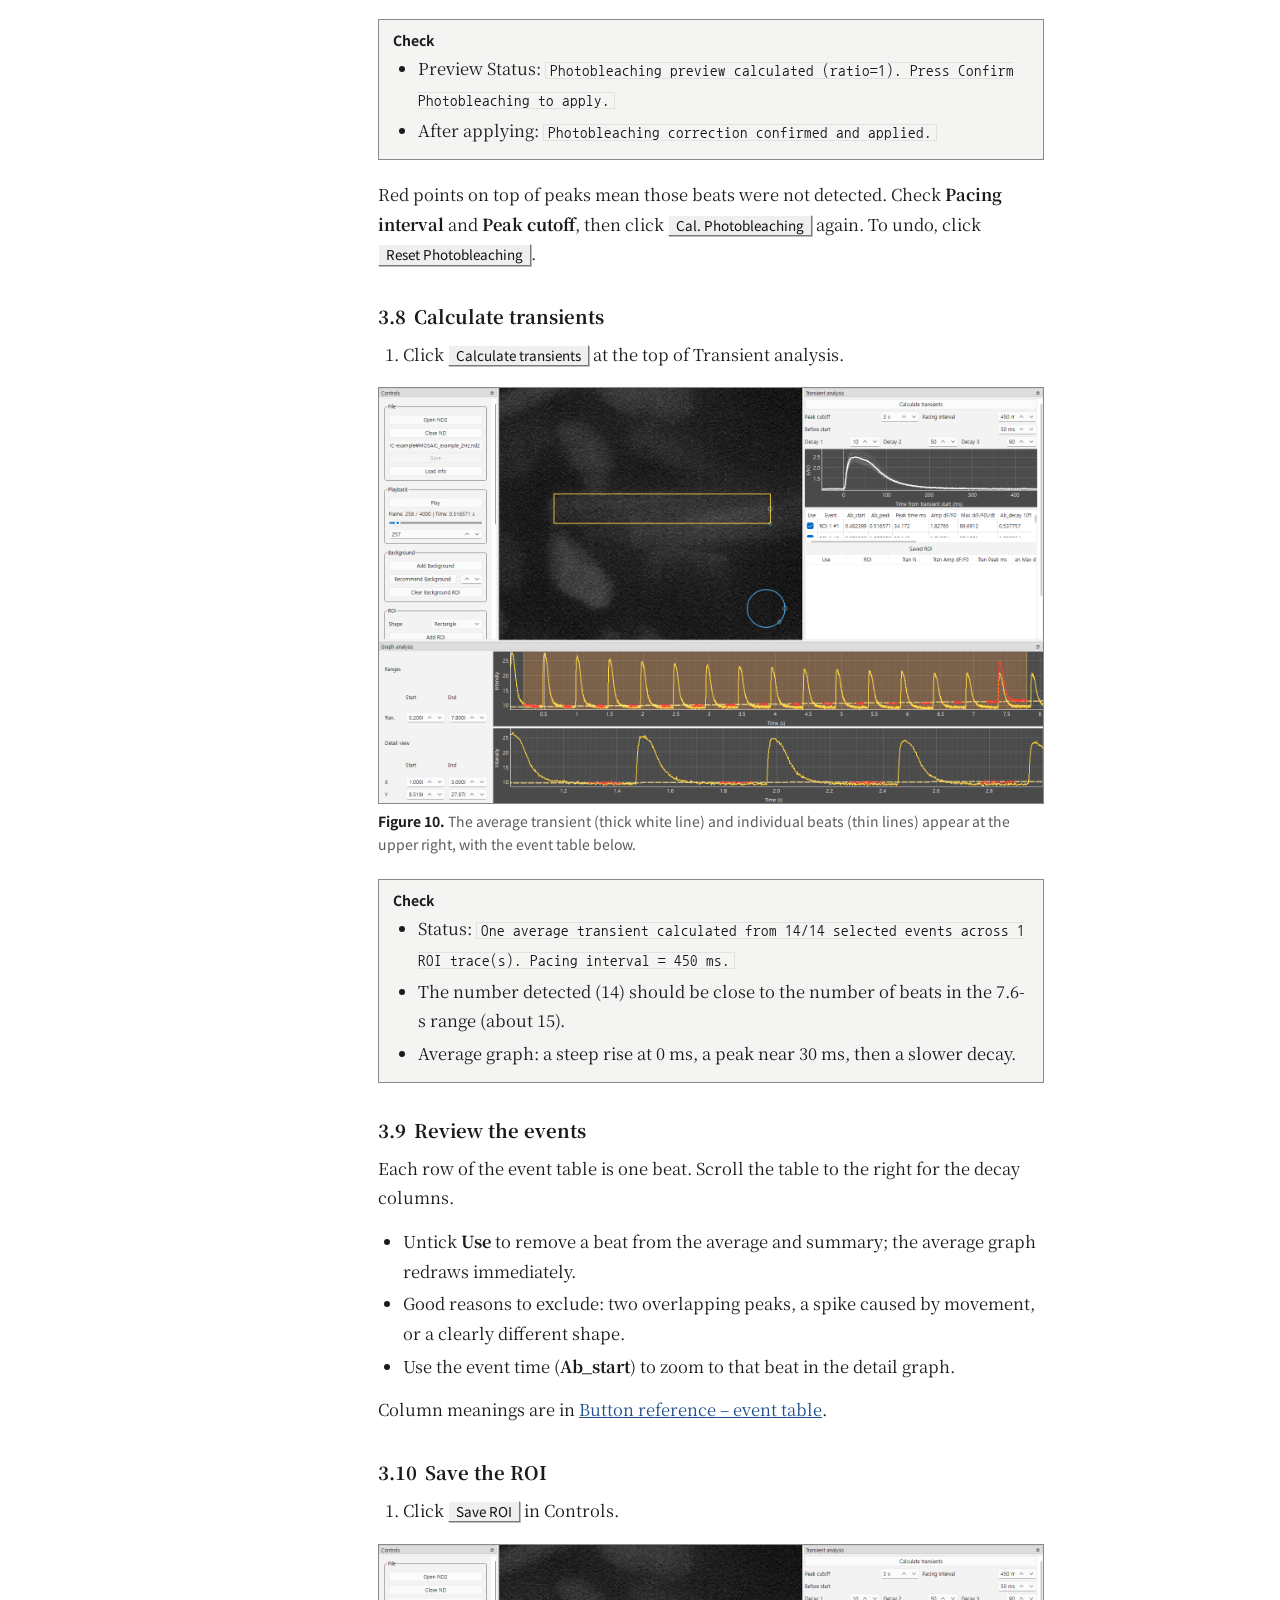
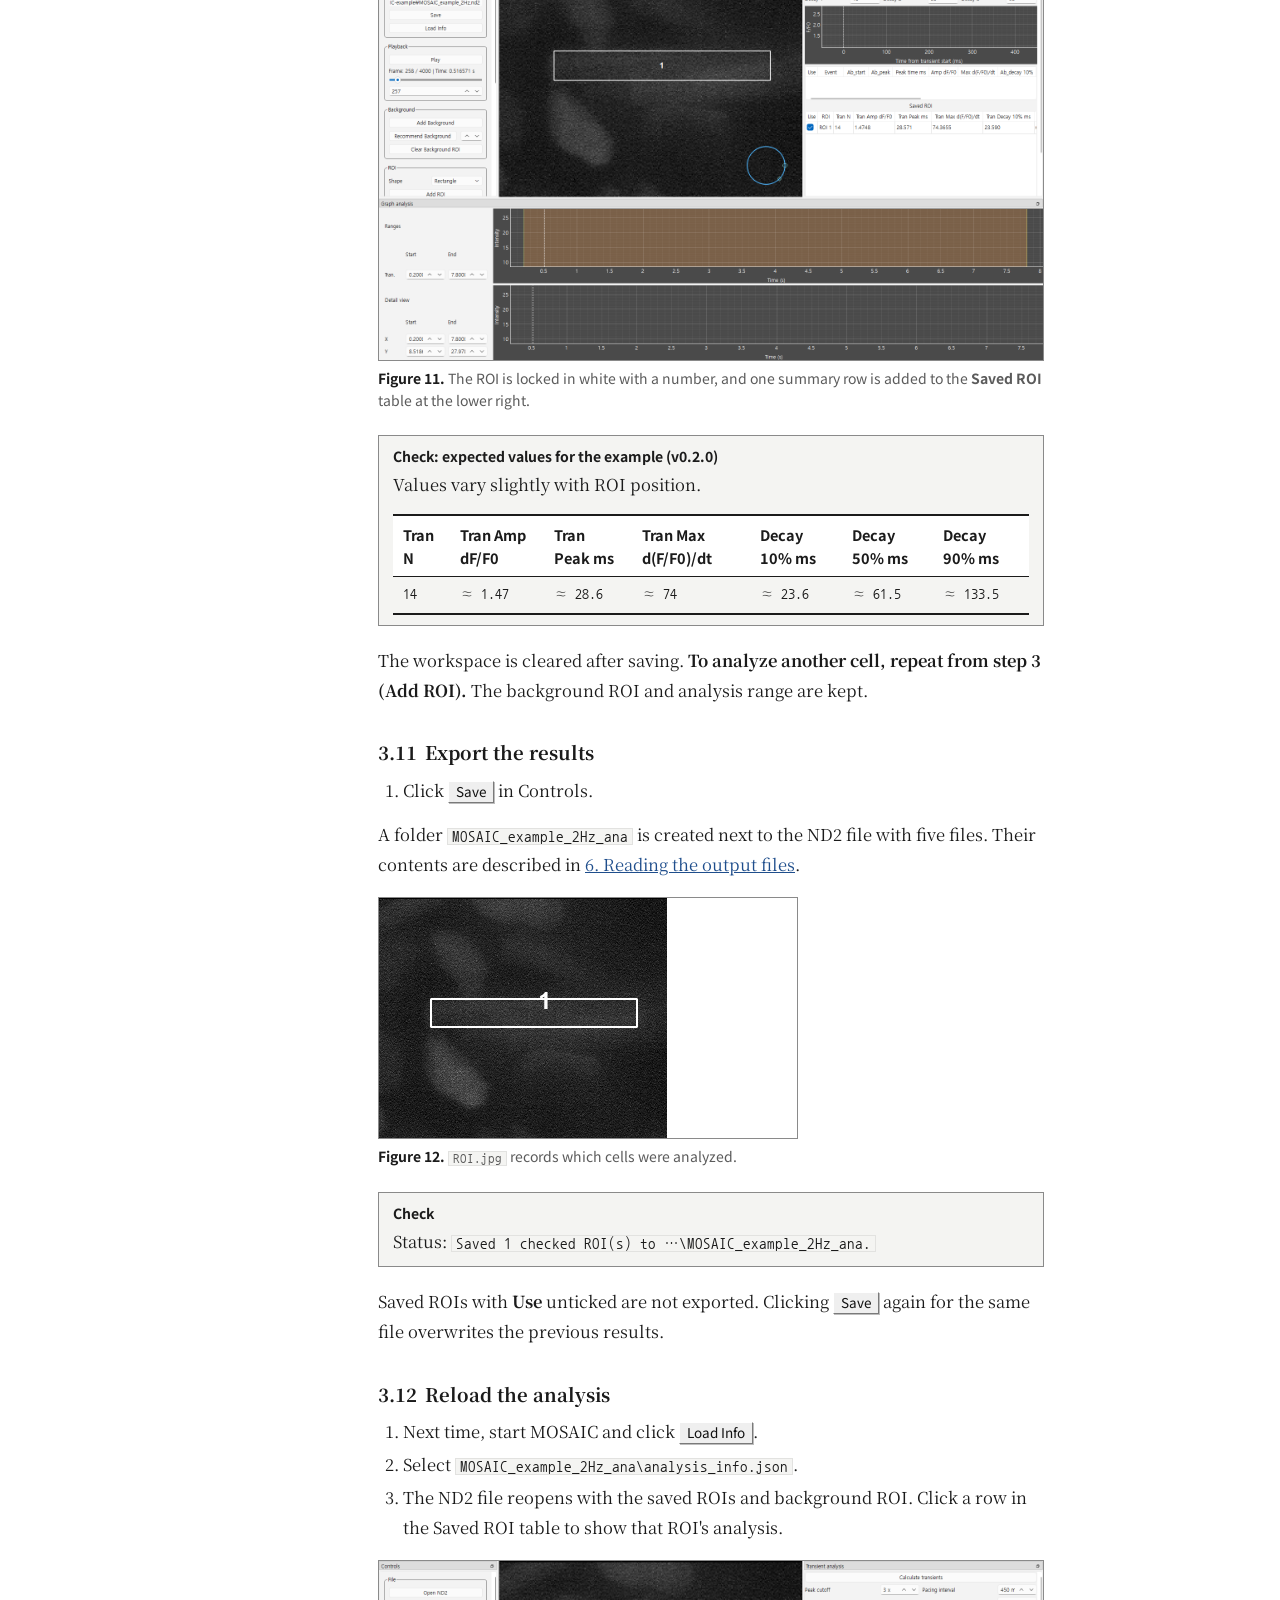
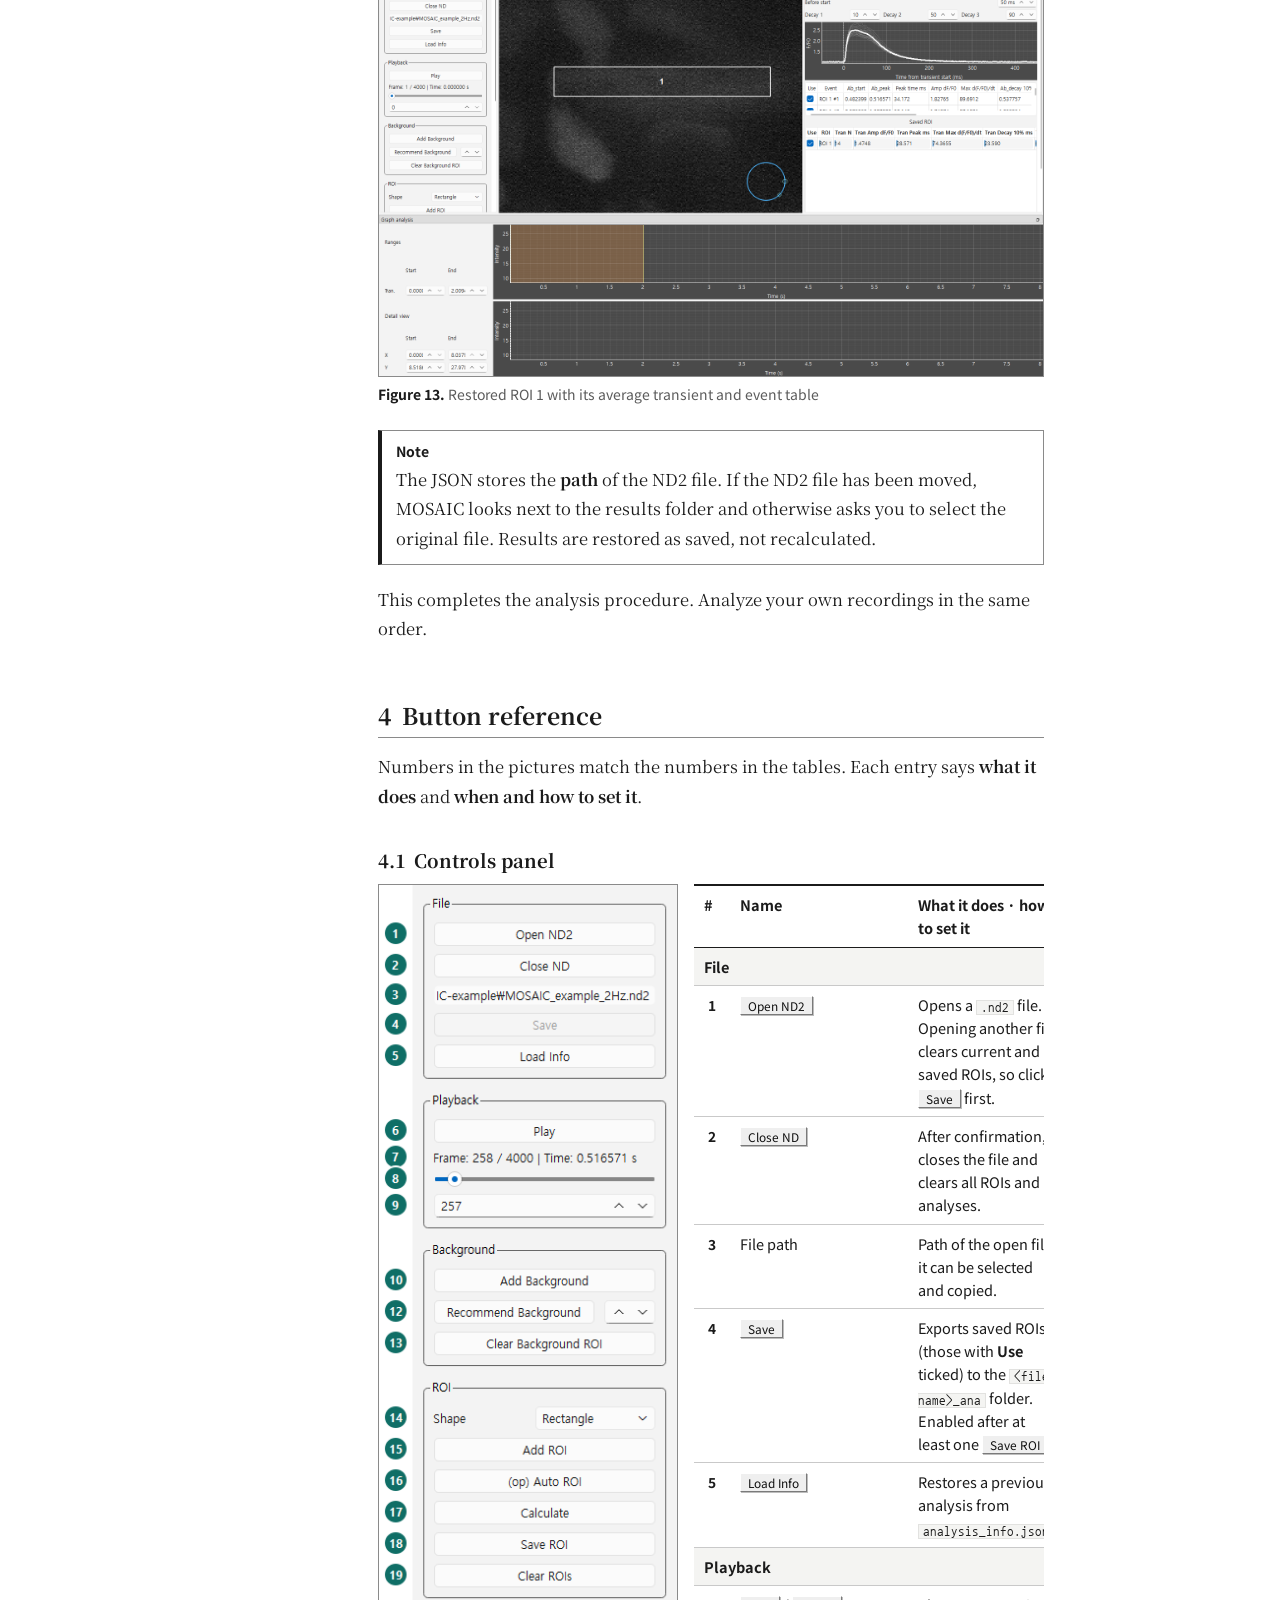
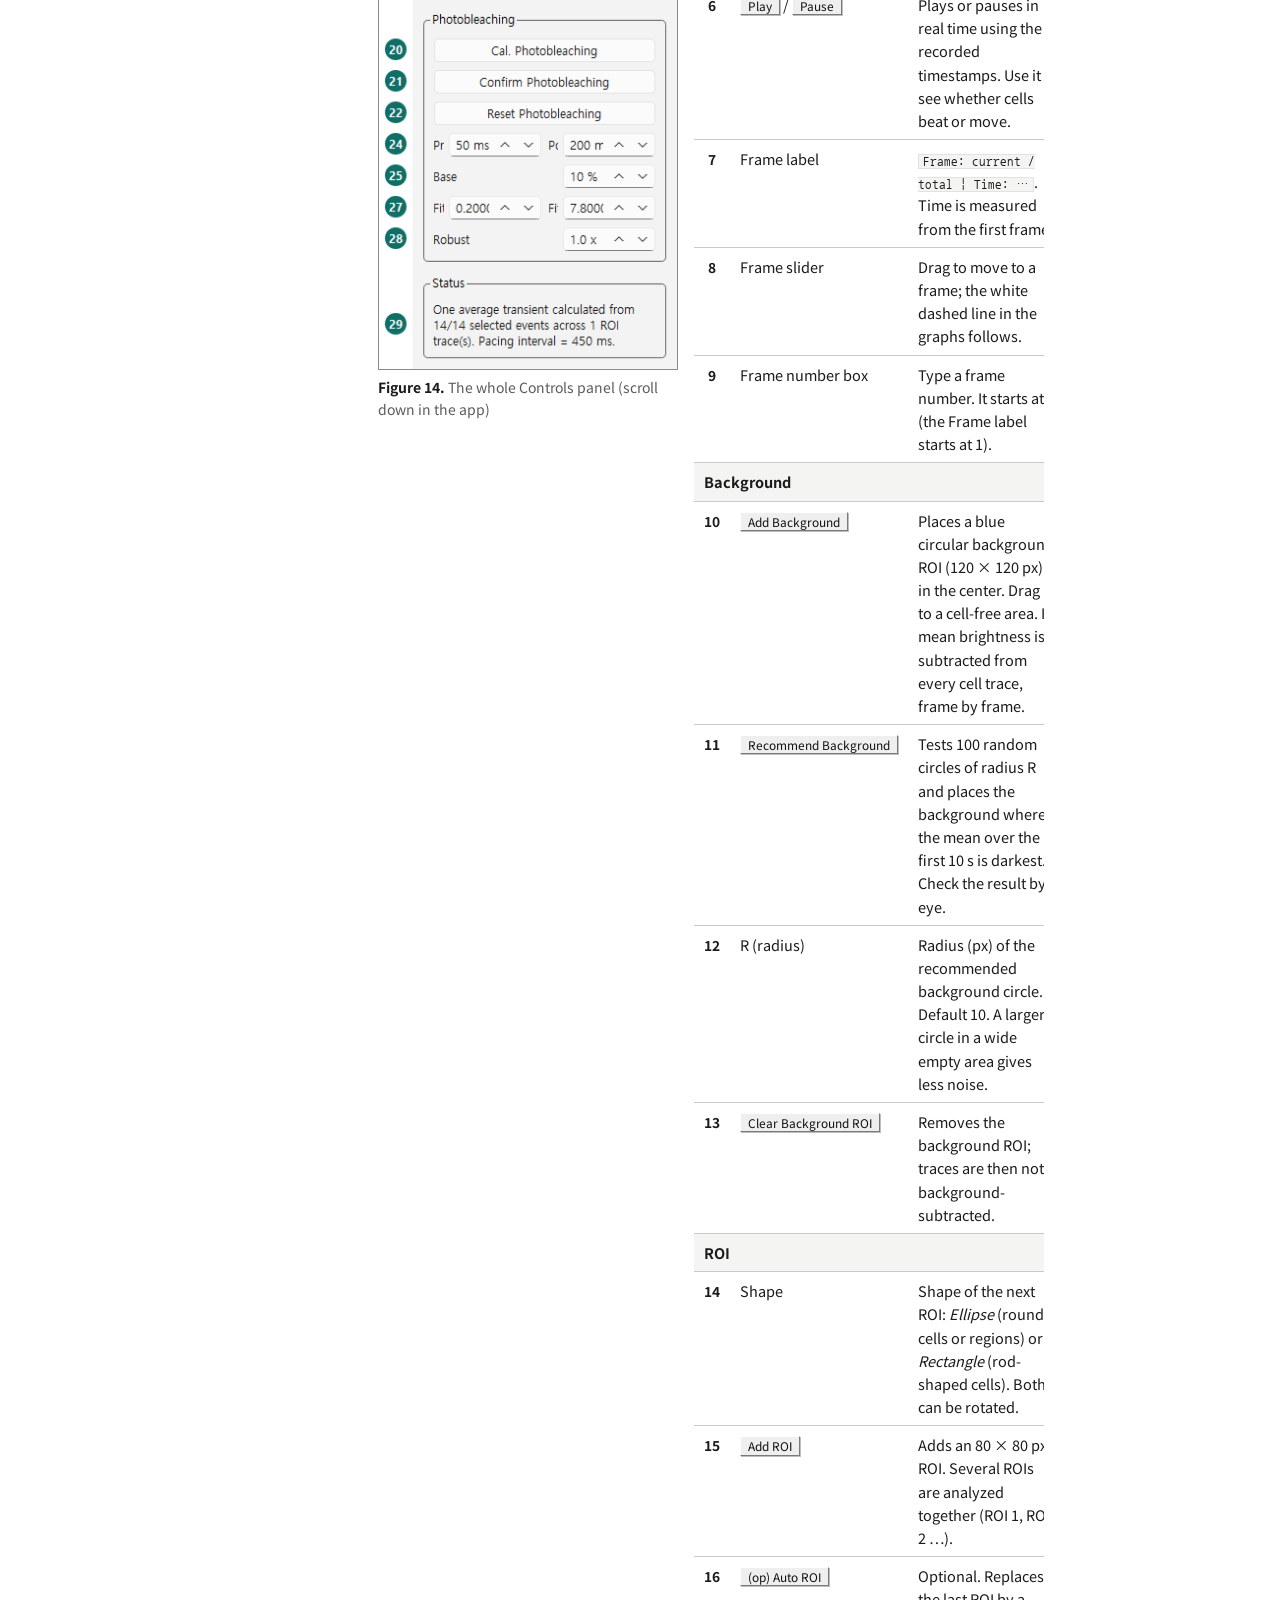
<file: guide-en.html>
<!doctype html>
<html lang="en">
<head>
<meta charset="utf-8">
<meta name="viewport" content="width=device-width, initial-scale=1">
<title>MOSAIC User Guide</title>
<meta name="description" content="MOSAIC v0.2.0 user guide: installation, a step-by-step example analysis, and every button and setting explained.">
<link rel="alternate" hreflang="ko" href="guide-ko.html">
<link rel="preconnect" href="https://fonts.googleapis.com">
<link rel="preconnect" href="https://fonts.gstatic.com" crossorigin>
<link rel="stylesheet" href="https://fonts.googleapis.com/css2?family=Nanum+Gothic+Coding&family=Noto+Sans+KR:wght@400;700&family=Noto+Serif+KR:wght@400;700&display=swap">
<link rel="stylesheet" href="assets/site.css">
</head>
<body>

<header class="bar">
  <div class="bar-in">
    <a class="brand" href="index.html">MOSAIC<small>User Guide</small></a>
    <span class="ver">v0.2.0</span>
    <span class="spacer"></span>
    <a class="navlink" href="index.html#downloads">Downloads</a>
    <nav class="langs" aria-label="Language">
      <a href="guide-ko.html" class="lang-switch" lang="ko">한국어</a>
      <a href="guide-en.html" aria-current="true" lang="en">English</a>
    </nav>
  </div>
</header>

<div class="wrap">
<nav class="toc" aria-label="Contents">
  <p>Contents</p>
  <ol>
    <li><a href="#start">Before you start</a></li>
    <li><a href="#install">1. Install and launch</a></li>
    <li><a href="#first-look">2. The window at a glance</a></li>
    <li><a href="#tutorial">3. Example walkthrough</a>
      <ol>
        <li><a href="#t1">3.1 Open the file</a></li>
        <li><a href="#t2">3.2 Background ROI</a></li>
        <li><a href="#t3">3.3 Cell ROI</a></li>
        <li><a href="#t4">3.4 Calculate traces</a></li>
        <li><a href="#t5">3.5 Analysis range</a></li>
        <li><a href="#t6">3.6 Pacing interval</a></li>
        <li><a href="#t7">3.7 Photobleaching</a></li>
        <li><a href="#t8">3.8 Calculate transients</a></li>
        <li><a href="#t9">3.9 Review events</a></li>
        <li><a href="#t10">3.10 Save ROI</a></li>
        <li><a href="#t11">3.11 Export results</a></li>
        <li><a href="#t12">3.12 Reload</a></li>
      </ol>
    </li>
    <li><a href="#reference">4. Button reference</a>
      <ol>
        <li><a href="#ref-controls">4.1 Controls panel</a></li>
        <li><a href="#ref-graph">4.2 Graph analysis panel</a></li>
        <li><a href="#ref-analysis">4.3 Transient analysis panel</a></li>
      </ol>
    </li>
    <li><a href="#settings">5. Choosing settings</a></li>
    <li><a href="#outputs">6. Reading the output files</a></li>
    <li><a href="#limits">7. Known limitations</a></li>
    <li><a href="#trouble">8. Troubleshooting</a></li>
    <li><a href="#glossary">9. Glossary</a></li>
  </ol>
</nav>

<main>
<div class="prose">

<h1 id="start">MOSAIC User Guide</h1>
<p class="lede">This guide describes the installation of MOSAIC version 0.2.0, a complete analysis of the example recording, and every control and setting.</p>

<p><b>MOSAIC</b> (Multi-ROI Optical System for Analysis of Intracellular Calcium) analyzes cardiomyocyte Ca²⁺ transients in high-speed Nikon ND2 fluorescence recordings. You place ROIs over cells or parts of cells in one field of view; MOSAIC detects the calcium signal of each beat and reports amplitude, time to peak, maximum rising rate, and decay times.</p>

<div class="note">
  <span class="tag">Organization of this guide</span>
  <ul>
    <li>New users: follow <a href="#install">1. Install</a> and then <a href="#tutorial">3. Example walkthrough</a> in order. It takes about 20 minutes.</li>
    <li>Looking for one button: find its number in <a href="#reference">4. Button reference</a>.</li>
    <li>Before analyzing your own data, read <a href="#settings">5. Choosing settings</a> and <a href="#limits">7. Known limitations</a>.</li>
  </ul>
</div>

<h3>What you need</h3>
<ul class="check">
  <li>A Windows 10/11 or macOS computer. RAM of at least twice the ND2 file size is recommended (the example file is 0.3 GB, so most computers are fine).</li>
  <li>An internet connection. Required components are downloaded automatically on first launch.</li>
  <li>The MOSAIC program (ZIP) from the <a href="index.html#downloads">home page</a>, and the example file <code>MOSAIC_example_2Hz.nd2</code> (available upon request; see <a href="index.html#downloads">Downloads</a>)</li>
  <li>A working folder on a local disk. <b>Avoid Dropbox, OneDrive, iCloud, and Google Drive folders.</b></li>
</ul>

<!-- ============ 1. INSTALL ============ -->
<h2 id="install"><span class="secno">1</span>Install and launch</h2>
<p>Installation is needed once per computer. Afterwards you start MOSAIC by double-clicking one file.</p>

<h3 id="python"><span class="secno">1.1</span>Install Python</h3>
<p>MOSAIC is written in Python and needs Python 3.10 or later. Skip this if it is already installed.</p>
<ol>
  <li>At <a href="https://www.python.org/downloads/">python.org/downloads</a>, click <b>Download Python</b>.</li>
  <li>Run the installer.</li>
  <li><b>Windows</b>: tick <b>Add python.exe to PATH</b> at the bottom of the first screen, then click <b>Install Now</b>.</li>
  <li><b>macOS</b>: follow the installer to the end.</li>
</ol>
<div class="warn"><span class="tag">Common mistake</span><p>If <b>Add python.exe to PATH</b> is not ticked on Windows, MOSAIC cannot find Python. Run the Python installer again and choose <b>Modify</b> to enable it, or uninstall and reinstall.</p></div>

<h3 id="download"><span class="secno">1.2</span>Get MOSAIC</h3>
<ol>
  <li>From <a href="index.html#downloads">Downloads</a>, get <b>MOSAIC v0.2.0 (ZIP)</b>.</li>
  <li>Right-click the ZIP → <b>Extract All</b> to a local folder, for example <code>C:\MOSAIC</code>.</li>
  <li>Request <code>MOSAIC_example_2Hz.nd2</code> as described on the same page, and keep the file somewhere easy to find, such as <code>C:\MOSAIC-data</code>.</li>
</ol>
<div class="note"><span class="tag">Why synced folders should be avoided</span><p>The first launch installs several hundred MB of components. If a sync client locks those files to upload them, installation stops with <code>WinError 32</code>. Results (<code>_ana</code> folder) are also written next to the ND2 file, so keep ND2 files in a writable local location too.</p></div>

<h3 id="run"><span class="secno">1.3</span>Launch</h3>
<div class="tw"><table>
<tr><th>System</th><th>How to launch</th></tr>
<tr><td>Windows</td><td>Double-click <code>run_app.bat</code> in the MOSAIC folder. If "Windows protected your PC" appears, click <b>More info → Run anyway</b>.</td></tr>
<tr><td>macOS</td><td>Double-click <code>run_app.command</code>. If blocked, right-click → <b>Open</b>. If that fails, run <code>chmod +x run_app.command</code> once in Terminal.</td></tr>
</table></div>
<p>The <b>first launch</b> shows <code>Creating Python virtual environment...</code> and <code>Installing Python packages...</code> in a console window and takes several minutes; then the MOSAIC window opens. Later launches take a few seconds.</p>
<figure>
  <a href="assets/img/01-start.png"><img src="assets/img/01-start.png" alt="MOSAIC right after launch; most buttons are disabled because no file is open" loading="lazy" width="1600" height="1000"></a>
  <figcaption>MOSAIC after launch. With no file open, every button except <span class="btn">Open ND2</span> and <span class="btn">Load Info</span> is grey (disabled). This is normal.</figcaption>
</figure>
<details>
  <summary>Launching from a terminal (optional)</summary>
<pre><code>python -m venv .venv
source .venv/bin/activate          # Windows: .venv\Scripts\activate
python -m pip install -e .
PYTHONPATH="$PWD/src" python -m mosaic.main</code></pre>
</details>

<!-- ============ 2. FIRST LOOK ============ -->
<h2 id="first-look"><span class="secno">2</span>The window at a glance</h2>
<p>The MOSAIC window has four areas. Drag an edge to resize an area, or drag its title bar to move it.</p>
<figure>
  <a href="assets/img/00-layout.png"><img src="assets/img/00-layout.png" alt="The four areas of the MOSAIC window: A Controls, B Image, C Transient analysis, D Graph analysis" loading="lazy" width="1628" height="1028"></a>
  <figcaption>The window right after opening the example file, with its four areas</figcaption>
</figure>
<div class="tw"><table>
<tr><th class="n"></th><th>Area</th><th>What it does</th><th>Details</th></tr>
<tr><td class="n"><span class="num">A</span></td><td><b>Controls</b></td><td>Open and save files, playback, background ROI, cell ROIs, photobleaching correction, Status message</td><td><a href="#ref-controls">Controls panel</a></td></tr>
<tr><td class="n"><span class="num">B</span></td><td><b>Image</b></td><td>The current frame. Place and drag ROIs here; zoom with the mouse wheel.</td><td><a href="#t3">Cell ROI</a></td></tr>
<tr><td class="n"><span class="num">C</span></td><td><b>Transient analysis</b></td><td>Detection settings, average transient graph, event table, saved ROI table</td><td><a href="#ref-analysis">Transient analysis panel</a></td></tr>
<tr><td class="n"><span class="num">D</span></td><td><b>Graph analysis</b></td><td>Top: whole recording and analysis range (orange band) · Bottom: zoomable detail graph</td><td><a href="#ref-graph">Graph analysis panel</a></td></tr>
</table></div>
<div class="note"><span class="tag">Note</span><p>The <b>Status</b> box at the bottom of Controls describes the result of the last action in a sentence. If something looks wrong, read Status first. Most "Check" boxes in this guide refer to Status messages.</p></div>

<!-- ============ 3. TUTORIAL ============ -->
<h2 id="tutorial"><span class="secno">3</span>Example walkthrough</h2>
<p>Analyze one cell in <code>MOSAIC_example_2Hz.nd2</code> from start to finish.</p>
<div class="tw"><table>
<tr><th>Example file</th><th></th></tr>
<tr><td>Content</td><td>Fluorescence calcium recording of adult cardiomyocytes under 2 Hz field stimulation (cropped from an original recording)</td></tr>
<tr><td>Size</td><td class="v">288 × 240 px · 8-bit · 4,000 frames</td></tr>
<tr><td>Interval / duration</td><td class="v">2.01 ms (≈ 500 frames/s) · 8.04 s</td></tr>
<tr><td>File size</td><td class="v">295 MB</td></tr>
</table></div>

<section class="step" id="t1"><div>
<h3><span class="secno">3.1</span>Open the ND2 file</h3>
<ol>
  <li>Click <span class="btn">Open ND2</span> in Controls.</li>
  <li>Select <code>MOSAIC_example_2Hz.nd2</code> and click <b>Open</b>.</li>
</ol>
<figure>
  <a href="assets/img/02-open.png"><img src="assets/img/02-open.png" alt="The example file opened" loading="lazy" width="1600" height="1000"></a>
  <figcaption>The first frame appears in the center and the buttons become active. The image looks dark; that is expected (8-bit, fixed 0–255 display).</figcaption>
</figure>
<div class="ok"><span class="tag">Check</span>
<ul>
  <li>Status: <code>Loaded ND2 | dtype=uint8 | sizes={'T': 4000, 'Y': 240, 'X': 288} …</code></li>
  <li>Playback: <code>Frame: 1 / 4000 | Time: 0.000000 s</code></li>
  <li>The graph time axis runs from 0 to 8 s.</li>
</ul></div>
<p><b>Tip</b>: <span class="btn">Play</span> plays the movie in real time; the horizontal cell in the middle brightens with every beat. Click again to stop.</p>
</div></section>

<section class="step" id="t2"><div>
<h3><span class="secno">3.2</span>Place the background ROI</h3>
<p>To remove camera noise and background brightness, place a background ROI where there are no cells.</p>
<ol>
  <li>Click <span class="btn">Add Background</span>. A <span class="sw bgroi"></span>blue circle appears in the center.</li>
  <li>Drag the inside of the circle to the <b>dark empty area at the lower right</b>.</li>
  <li>Drag the small handle on the circle's edge to shrink it so it does not touch a cell.</li>
</ol>
<figure>
  <a href="assets/img/03-background.png"><img src="assets/img/03-background.png" alt="Blue background ROI in the empty lower-right area" loading="lazy" width="1600" height="1000"></a>
  <figcaption>Background ROI (blue circle) in the cell-free lower-right area</figcaption>
</figure>
<p><b>Alternative</b>: <span class="btn">Recommend Background</span> finds the darkest area over the first 10 s automatically. The search is random, so the position can change each time; check by eye that no cell is inside.</p>
</div></section>

<section class="step" id="t3"><div>
<h3><span class="secno">3.3</span>Place an ROI over the cell</h3>
<ol>
  <li>In the ROI group, set <b>Shape</b> to <span class="fld">Rectangle</span>; rectangles fit rod-shaped cells well.</li>
  <li>Click <span class="btn">Add ROI</span>. A yellow rectangle appears in the center.</li>
  <li>Drag the inside of the rectangle onto the horizontal cell.</li>
  <li>Use the <b>◇ handle</b> (lower right) to resize and the <b>○ handle</b> (right middle) to rotate until it sits just inside the cell outline.</li>
</ol>
<figure>
  <a href="assets/img/04-roi.png"><img src="assets/img/04-roi.png" alt="Yellow rectangular ROI over the horizontal cell" loading="lazy" width="1600" height="1000"></a>
  <figcaption>Rectangular ROI (yellow) inside the cell outline</figcaption>
</figure>
<div class="note"><span class="tag">Placing an ROI</span>
<ul>
  <li>Slightly inside the cell border. Crossing the border mixes in background and lowers the amplitude.</li>
  <li>Not overlapping neighboring cells.</li>
  <li>To analyze part of a cell (for example one end), place a small ROI over that part only.</li>
</ul></div>
<p><b>Optional <span class="btn">(op) Auto ROI</span></b>: replaces the last ROI by a polygon enclosing the pixels that change most during the first 3 s. If you do not like it, click the same button (<span class="btn">(op) Undo Auto ROI</span>) to restore the original.</p>
</div></section>

<section class="step" id="t4"><div>
<h3><span class="secno">3.4</span>Calculate the trace</h3>
<ol><li>Click <span class="btn">Calculate</span>.</li></ol>
<figure>
  <a href="assets/img/05-calculate.png"><img src="assets/img/05-calculate.png" alt="After Calculate, a beating white trace appears in the graphs" loading="lazy" width="1600" height="1000"></a>
  <figcaption>The ROI brightness trace (white) appears in Graph analysis. Each peak, about every 0.5 s, is one beat.</figcaption>
</figure>
<div class="ok"><span class="tag">Check</span>
<ul>
  <li>About 16 regular peaks in the upper graph (8 s × 2 Hz).</li>
  <li>Status includes <code>Background: set</code> and <code>Graph: background-corrected intensity</code>.</li>
</ul></div>
<p>The first click loads the whole movie into memory, so the window may pause briefly. After moving or resizing an ROI, <b>always click <span class="btn">Calculate</span> again</b> to update its trace.</p>
</div></section>

<section class="step" id="t5"><div>
<h3><span class="secno">3.5</span>Set the analysis range (Tran.)</h3>
<p>The <span class="sw tran"></span><b>orange band</b> in the upper graph is the time range searched for transients. It initially covers the first 25% of the recording.</p>
<ol>
  <li>Drag the right edge of the band almost to the end, or type <span class="fld">Start 0.2</span> and <span class="fld">End 7.8</span> in <b>Ranges → Tran.</b></li>
  <li>Zoom into the lower detail graph with the mouse wheel to look at the peak shapes. <b>Detail view</b> X (for example 1–3 s) sets an exact range.</li>
</ol>
<figure>
  <a href="assets/img/06-range.png"><img src="assets/img/06-range.png" alt="Orange analysis range widened to 0.2–7.8 s and lower graph zoomed to 1–3 s" loading="lazy" width="1600" height="1000"></a>
  <figcaption>Analysis range 0.2–7.8 s (top), zoomed to 1–3 s (bottom)</figcaption>
</figure>
<div class="note"><span class="tag">Choosing the range</span>
<ul>
  <li>Include only stable pacing. Leave out unstable beats right after stimulation starts and any movement or noise.</li>
  <li>Leave at least one Pacing interval after the last peak so that it can be analyzed.</li>
</ul></div>
</div></section>

<section class="step" id="t6"><div>
<h3><span class="secno">3.6</span>Check Pacing interval first</h3>
<p>In Transient analysis, check that <b>Pacing interval</b> is <span class="fld">450 ms</span>. This is the default for 2-Hz pacing, so the example needs no change. For other pacing rates, see <a href="#settings">5. Choosing settings</a>.</p>
<div class="note"><span class="tag">Set it before photobleaching</span>
<p>Photobleaching correction also uses this value to locate beats, so set it <b>before</b> photobleaching correction.</p></div>
</div></section>

<section class="step" id="t7"><div>
<h3><span class="secno">3.7</span>Photobleaching correction (optional)</h3>
<p>Under continuous illumination the fluorescence slowly fades and the baseline drifts down. Correct it when the baseline looks tilted.</p>
<ol>
  <li>Click <span class="btn">Cal. Photobleaching</span> in Controls.</li>
  <li>Look at the <span class="sw corr"></span><b>yellow dashed line</b> (fitted baseline) and the <span class="sw base"></span><b>red points</b> (samples used as baseline).</li>
  <li>If the red points lie only on the <b>flat bottom</b>, not on peaks, click <span class="btn">Confirm Photobleaching</span>.</li>
</ol>
<div class="fig-split">
<figure>
  <a href="assets/img/07-photobleaching-preview.png"><img src="assets/img/07-photobleaching-preview.png" alt="Photobleaching preview with yellow dashed baseline and red baseline points" loading="lazy" width="1600" height="1000"></a>
  <figcaption>Preview: the trace is not changed yet.</figcaption>
</figure>
<figure>
  <a href="assets/img/08-photobleaching-confirmed.png"><img src="assets/img/08-photobleaching-confirmed.png" alt="Trace turned yellow after correction" loading="lazy" width="1600" height="1000"></a>
  <figcaption>Applied: the trace turns yellow.</figcaption>
</figure>
</div>
<div class="ok"><span class="tag">Check</span>
<ul>
  <li>Preview Status: <code>Photobleaching preview calculated (ratio=1). Press Confirm Photobleaching to apply.</code></li>
  <li>After applying: <code>Photobleaching correction confirmed and applied.</code></li>
</ul></div>
<p>Red points on top of peaks mean those beats were not detected. Check <b>Pacing interval</b> and <b>Peak cutoff</b>, then click <span class="btn">Cal. Photobleaching</span> again. To undo, click <span class="btn">Reset Photobleaching</span>.</p>
</div></section>

<section class="step" id="t8"><div>
<h3><span class="secno">3.8</span>Calculate transients</h3>
<ol><li>Click <span class="btn">Calculate transients</span> at the top of Transient analysis.</li></ol>
<figure>
  <a href="assets/img/09-transients.png"><img src="assets/img/09-transients.png" alt="Average transient graph and event table filled in" loading="lazy" width="1600" height="1000"></a>
  <figcaption>The average transient (thick white line) and individual beats (thin lines) appear at the upper right, with the event table below.</figcaption>
</figure>
<div class="ok"><span class="tag">Check</span>
<ul>
  <li>Status: <code>One average transient calculated from 14/14 selected events across 1 ROI trace(s). Pacing interval = 450 ms.</code></li>
  <li>The number detected (14) should be close to the number of beats in the 7.6-s range (about 15).</li>
  <li>Average graph: a steep rise at 0 ms, a peak near 30 ms, then a slower decay.</li>
</ul></div>
</div></section>

<section class="step" id="t9"><div>
<h3><span class="secno">3.9</span>Review the events</h3>
<p>Each row of the event table is one beat. Scroll the table to the right for the decay columns.</p>
<ul>
  <li>Untick <b>Use</b> to remove a beat from the average and summary; the average graph redraws immediately.</li>
  <li>Good reasons to exclude: two overlapping peaks, a spike caused by movement, or a clearly different shape.</li>
  <li>Use the event time (<b>Ab_start</b>) to zoom to that beat in the detail graph.</li>
</ul>
<p>Column meanings are in <a href="#ref-analysis">Button reference – event table</a>.</p>
</div></section>

<section class="step" id="t10"><div>
<h3><span class="secno">3.10</span>Save the ROI</h3>
<ol><li>Click <span class="btn">Save ROI</span> in Controls.</li></ol>
<figure>
  <a href="assets/img/10-save-roi.png"><img src="assets/img/10-save-roi.png" alt="After Save ROI, the ROI 1 summary appears in the Saved ROI table" loading="lazy" width="1600" height="1000"></a>
  <figcaption>The ROI is locked in white with a number, and one summary row is added to the <b>Saved ROI</b> table at the lower right.</figcaption>
</figure>
<div class="ok"><span class="tag">Check: expected values for the example (v0.2.0)</span>
<p>Values vary slightly with ROI position.</p>
<div class="tw"><table>
<tr><th>Tran N</th><th>Tran Amp dF/F0</th><th>Tran Peak ms</th><th>Tran Max d(F/F0)/dt</th><th>Decay 10% ms</th><th>Decay 50% ms</th><th>Decay 90% ms</th></tr>
<tr><td class="v">14</td><td class="v">≈ 1.47</td><td class="v">≈ 28.6</td><td class="v">≈ 74</td><td class="v">≈ 23.6</td><td class="v">≈ 61.5</td><td class="v">≈ 133.5</td></tr>
</table></div></div>
<p>The workspace is cleared after saving. <b>To analyze another cell, repeat from step 3 (Add ROI).</b> The background ROI and analysis range are kept.</p>
</div></section>

<section class="step" id="t11"><div>
<h3><span class="secno">3.11</span>Export the results</h3>
<ol><li>Click <span class="btn">Save</span> in Controls.</li></ol>
<p>A folder <code>MOSAIC_example_2Hz_ana</code> is created next to the ND2 file with five files. Their contents are described in <a href="#outputs">6. Reading the output files</a>.</p>
<figure style="max-width:420px">
  <a href="assets/img/11-roi-output.jpg"><img src="assets/img/11-roi-output.jpg" alt="ROI.jpg: saved ROI 1 drawn as a white rectangle on the first frame" loading="lazy" width="288" height="240"></a>
  <figcaption><code>ROI.jpg</code> records which cells were analyzed.</figcaption>
</figure>
<div class="ok"><span class="tag">Check</span><p>Status: <code>Saved 1 checked ROI(s) to …\MOSAIC_example_2Hz_ana.</code></p></div>
<p>Saved ROIs with <b>Use</b> unticked are not exported. Clicking <span class="btn">Save</span> again for the same file overwrites the previous results.</p>
</div></section>

<section class="step" id="t12"><div>
<h3><span class="secno">3.12</span>Reload the analysis</h3>
<ol>
  <li>Next time, start MOSAIC and click <span class="btn">Load Info</span>.</li>
  <li>Select <code>MOSAIC_example_2Hz_ana\analysis_info.json</code>.</li>
  <li>The ND2 file reopens with the saved ROIs and background ROI. Click a row in the Saved ROI table to show that ROI's analysis.</li>
</ol>
<figure>
  <a href="assets/img/12-load-info.png"><img src="assets/img/12-load-info.png" alt="Saved ROI 1 and its analysis restored with Load Info" loading="lazy" width="1600" height="1000"></a>
  <figcaption>Restored ROI 1 with its average transient and event table</figcaption>
</figure>
<div class="warn"><span class="tag">Note</span><p>The JSON stores the <b>path</b> of the ND2 file. If the ND2 file has been moved, MOSAIC looks next to the results folder and otherwise asks you to select the original file. Results are restored as saved, not recalculated.</p></div>
<p>This completes the analysis procedure. Analyze your own recordings in the same order.</p>
</div></section>

<!-- ============ 4. REFERENCE ============ -->
<h2 id="reference"><span class="secno">4</span>Button reference</h2>
<p>Numbers in the pictures match the numbers in the tables. Each entry says <b>what it does</b> and <b>when and how to set it</b>.</p>

<h3 id="ref-controls"><span class="secno">4.1</span>Controls panel</h3>
<div class="fig-split" style="grid-template-columns:minmax(0,300px) minmax(0,1fr);align-items:start">
<figure style="margin-top:0">
  <a href="assets/img/panel-controls.png"><img src="assets/img/panel-controls.png" alt="Controls panel with numbered controls" loading="lazy" width="303" height="1102"></a>
  <figcaption>The whole Controls panel (scroll down in the app)</figcaption>
</figure>
<div class="tw" style="margin:0"><table>
<tr><th class="n">#</th><th>Name</th><th>What it does · how to set it</th></tr>
<tr><td colspan="3"><b>File</b></td></tr>
<tr><td class="n"><span class="num">1</span></td><td><span class="btn">Open ND2</span></td><td>Opens a <code>.nd2</code> file. Opening another file clears current and saved ROIs, so click <span class="btn">Save</span> first.</td></tr>
<tr><td class="n"><span class="num">2</span></td><td><span class="btn">Close ND</span></td><td>After confirmation, closes the file and clears all ROIs and analyses.</td></tr>
<tr><td class="n"><span class="num">3</span></td><td>File path</td><td>Path of the open file; it can be selected and copied.</td></tr>
<tr><td class="n"><span class="num">4</span></td><td><span class="btn">Save</span></td><td>Exports saved ROIs (those with <b>Use</b> ticked) to the <code>&lt;file name&gt;_ana</code> folder. Enabled after at least one <span class="btn">Save ROI</span>.</td></tr>
<tr><td class="n"><span class="num">5</span></td><td><span class="btn">Load Info</span></td><td>Restores a previous analysis from <code>analysis_info.json</code>.</td></tr>
<tr><td colspan="3"><b>Playback</b></td></tr>
<tr><td class="n"><span class="num">6</span></td><td><span class="btn">Play</span> / <span class="btn">Pause</span></td><td>Plays or pauses in real time using the recorded timestamps. Use it to see whether cells beat or move.</td></tr>
<tr><td class="n"><span class="num">7</span></td><td>Frame label</td><td><code>Frame: current / total | Time: …</code>. Time is measured from the first frame.</td></tr>
<tr><td class="n"><span class="num">8</span></td><td>Frame slider</td><td>Drag to move to a frame; the white dashed line in the graphs follows.</td></tr>
<tr><td class="n"><span class="num">9</span></td><td>Frame number box</td><td>Type a frame number. It starts at 0 (the Frame label starts at 1).</td></tr>
<tr><td colspan="3"><b>Background</b></td></tr>
<tr><td class="n"><span class="num">10</span></td><td><span class="btn">Add Background</span></td><td>Places a blue circular background ROI (120 × 120 px) in the center. Drag it to a cell-free area. Its mean brightness is subtracted from every cell trace, frame by frame.</td></tr>
<tr><td class="n"><span class="num">11</span></td><td><span class="btn">Recommend Background</span></td><td>Tests 100 random circles of radius R and places the background where the mean over the first 10 s is darkest. Check the result by eye.</td></tr>
<tr><td class="n"><span class="num">12</span></td><td>R (radius)</td><td>Radius (px) of the recommended background circle. Default 10. A larger circle in a wide empty area gives less noise.</td></tr>
<tr><td class="n"><span class="num">13</span></td><td><span class="btn">Clear Background ROI</span></td><td>Removes the background ROI; traces are then not background-subtracted.</td></tr>
<tr><td colspan="3"><b>ROI</b></td></tr>
<tr><td class="n"><span class="num">14</span></td><td>Shape</td><td>Shape of the next ROI: <i>Ellipse</i> (round cells or regions) or <i>Rectangle</i> (rod-shaped cells). Both can be rotated.</td></tr>
<tr><td class="n"><span class="num">15</span></td><td><span class="btn">Add ROI</span></td><td>Adds an 80 × 80 px ROI. Several ROIs are analyzed together (ROI 1, ROI 2 …).</td></tr>
<tr><td class="n"><span class="num">16</span></td><td><span class="btn">(op) Auto ROI</span></td><td>Optional. Replaces the last ROI by a polygon around the pixels that change most (top 10%) during the first 3 s. Click again to undo.</td></tr>
<tr><td class="n"><span class="num">17</span></td><td><span class="btn">Calculate</span></td><td>Calculates mean brightness minus background for each ROI and draws it. Click again after changing an ROI. The first click loads the whole movie and takes time.</td></tr>
<tr><td class="n"><span class="num">18</span></td><td><span class="btn">Save ROI</span></td><td>Stores the traces, events, and summaries of the current ROIs and locks them. The workspace is cleared for the next cell.</td></tr>
<tr><td class="n"><span class="num">19</span></td><td><span class="btn">Clear ROIs</span></td><td>Removes unsaved ROIs and their analyses (saved ROIs remain).</td></tr>
<tr><td colspan="3"><b>Photobleaching</b></td></tr>
<tr><td class="n"><span class="num">20</span></td><td><span class="btn">Cal. Photobleaching</span></td><td>Draws a preview of a robust straight-line baseline fit. Yellow dashed = fit; red points = baseline used.</td></tr>
<tr><td class="n"><span class="num">21</span></td><td><span class="btn">Confirm Photobleaching</span></td><td>Applies the correction (trace turns yellow). Transient analysis is cleared; calculate it again.</td></tr>
<tr><td class="n"><span class="num">22</span></td><td><span class="btn">Reset Photobleaching</span></td><td>Returns to the uncorrected trace and default settings.</td></tr>
<tr><td class="n"><span class="num">23</span></td><td>Pre <span class="v">50 ms</span></td><td>Time excluded from the baseline <b>before</b> each beat. Increase it if the start of the rise is mixed into the red points.</td></tr>
<tr><td class="n"><span class="num">24</span></td><td>Post <span class="v">200 ms</span></td><td>Time excluded <b>after</b> each beat's recovery. Increase it if the decay tail is mixed into the red points.</td></tr>
<tr><td class="n"><span class="num">25</span></td><td>Base <span class="v">10 %</span></td><td>Minimum fraction of the fit window that must remain as baseline; otherwise the ROI is not corrected (Status shows <code>skipped</code>). Lower it when fast pacing leaves little baseline.</td></tr>
<tr><td class="n"><span class="num">26</span></td><td>Fit S</td><td>Start (s) of the fit window. By default it follows the Tran. range; once changed by hand, your value is kept.</td></tr>
<tr><td class="n"><span class="num">27</span></td><td>Fit E</td><td>End (s) of the fit window.</td></tr>
<tr><td class="n"><span class="num">28</span></td><td>Robust <span class="v">1.0 ×</span></td><td>Sensitivity to outlying points. Smaller values reduce their influence more. Usually leave at 1.0.</td></tr>
<tr><td colspan="3"><b>Status</b></td></tr>
<tr><td class="n"><span class="num">29</span></td><td>Status</td><td>Describes the result or error of the last action. Always check it.</td></tr>
</table></div>
</div>

<h3 id="ref-graph"><span class="secno">4.2</span>Graph analysis panel</h3>
<figure>
  <a href="assets/img/panel-graph.png"><img src="assets/img/panel-graph.png" alt="Graph analysis panel with numbered controls" loading="lazy" width="1628" height="393"></a>
</figure>
<div class="tw"><table>
<tr><th class="n">#</th><th>Name</th><th>What it does · how to set it</th></tr>
<tr><td class="n"><span class="num">1</span></td><td>Tran. Start</td><td>Start (s) of the transient analysis range; linked to the left edge of the orange band.</td></tr>
<tr><td class="n"><span class="num">2</span></td><td>Tran. End</td><td>End (s) of the range. Leave at least one Pacing interval after the last beat.</td></tr>
<tr><td class="n"><span class="num">3</span></td><td>Overview graph</td><td>Trace of the whole recording. Drag the <span class="sw tran"></span>orange band to set the analysis range. White dashed line = current frame. This graph does not zoom.</td></tr>
<tr><td class="n"><span class="num">4</span></td><td>Detail view X</td><td>Exact time range (Start/End, s) of the detail graph.</td></tr>
<tr><td class="n"><span class="num">5</span></td><td>Detail view Y</td><td>Exact intensity range of the detail graph.</td></tr>
<tr><td class="n"><span class="num">6</span></td><td>Detail graph</td><td>Mouse wheel = zoom, drag = pan. Use it to inspect peak shapes and fitted lines.</td></tr>
</table></div>

<h3 id="ref-analysis"><span class="secno">4.3</span>Transient analysis panel</h3>
<div class="fig-split" style="grid-template-columns:minmax(0,480px) minmax(0,1fr);align-items:start">
<figure style="margin-top:0">
  <a href="assets/img/panel-analysis.png"><img src="assets/img/panel-analysis.png" alt="Transient analysis panel with numbered controls" loading="lazy" width="588" height="721"></a>
</figure>
<div class="tw" style="margin:0"><table>
<tr><th class="n">#</th><th>Name</th><th>What it does · how to set it</th></tr>
<tr><td class="n"><span class="num">1</span></td><td><span class="btn">Calculate transients</span></td><td>Detects beats in the Tran. range and builds the average and table. Click again after changing settings.</td></tr>
<tr><td class="n"><span class="num">2</span></td><td>Peak cutoff <span class="v">3 ×</span></td><td>How many times the baseline noise a peak must exceed to count as a beat. Raise it (4–5) if noise is detected; lower it (2) if small beats are missed.</td></tr>
<tr><td class="n"><span class="num">3</span></td><td>Pacing interval <span class="v">450 ms</span></td><td>Sets the minimum spacing between beats and the analysis window after each beat. Default for 2-Hz pacing; for other rates see <a href="#settings">5. Choosing settings</a>.</td></tr>
<tr><td class="n"><span class="num">4</span></td><td>Before start <span class="v">50 ms</span></td><td>Period before onset; its mean is F₀ (reference brightness). Keep it within the flat interval between beats.</td></tr>
<tr><td class="n"><span class="num">5–7</span></td><td>Decay 1 / 2 / 3 <span class="v">10 / 50 / 90 %</span></td><td>Which decay levels (percent of amplitude lost after the peak) to report. Click <span class="btn">Calculate transients</span> after changing them.</td></tr>
<tr><td class="n"><span class="num">8</span></td><td>Average transient graph</td><td>Thin lines = ticked individual beats; thick line = mean (F/F₀). X axis: time from onset.</td></tr>
<tr><td class="n"><span class="num">9</span></td><td>Event table</td><td>One row per beat; <b>Use</b> includes or excludes it. Columns are explained below.</td></tr>
<tr><td class="n"><span class="num">10</span></td><td>Saved ROI table</td><td>One row per saved ROI; <b>Use</b> = include in export. Click a row to show that ROI's analysis again.</td></tr>
</table></div>
</div>

<h4>Event table columns</h4>
<div class="tw"><table>
<tr><th>Column</th><th>Meaning</th><th>Unit</th></tr>
<tr><td><b>Use</b></td><td>Ticked = included in average and summary</td><td></td></tr>
<tr><td><b>Event</b></td><td>ROI name and beat number (e.g. ROI 1 #3)</td><td></td></tr>
<tr><td><b>Ab_start</b></td><td>Onset time (10% of amplitude), from recording start</td><td class="v">s</td></tr>
<tr><td><b>Ab_peak</b></td><td>Peak time</td><td class="v">s</td></tr>
<tr><td><b>Peak time ms</b></td><td>Time to peak = Ab_peak − Ab_start</td><td class="v">ms</td></tr>
<tr><td><b>Amp dF/F0</b></td><td>(peak − baseline) ÷ F₀</td><td class="v">ratio</td></tr>
<tr><td><b>Max d(F/F0)/dt</b></td><td>Steepest rise between onset and peak</td><td class="v">s⁻¹</td></tr>
<tr><td><b>Ab_decay X%</b></td><td>Time when the amplitude has decreased by X%</td><td class="v">s</td></tr>
<tr><td><b>Decay time X% ms</b></td><td>Time from peak to X% decay</td><td class="v">ms</td></tr>
</table></div>
<p><code>NA</code> means the value could not be measured (for example, the trace did not fall to 90% within the analysis window).</p>
<h4>Saved ROI table columns</h4>
<p><b>ROI</b> (number), <b>Tran N</b> (number of ticked beats), <b>Tran Amp dF/F0</b>, <b>Tran Peak ms</b>, <b>Tran Max d(F/F0)/dt</b>, <b>Tran Decay X% ms</b>: all are <b>means</b> over the ticked beats. While a saved ROI is displayed, changing <b>Use</b> in the event table updates these values.</p>

<!-- ============ 5. SETTINGS ============ -->
<h2 id="settings"><span class="secno">5</span>Choosing settings</h2>
<p>What to decide for your own data, in order.</p>
<div class="tw"><table>
<tr><th>Order</th><th>Setting</th><th>Recommendation</th><th>How to check</th></tr>
<tr><td class="v">1</td><td>Background ROI</td><td>No cells or debris, not in the dark image corner shadow; as large as possible</td><td>Play the movie and make sure nothing passes through</td></tr>
<tr><td class="v">2</td><td>Cell ROI</td><td>Slightly inside the cell border, not overlapping neighbors</td><td>The cell stays inside the ROI across frames</td></tr>
<tr><td class="v">3</td><td>Tran. range</td><td>Stable pacing only, with at least one Pacing interval after the last beat</td><td>Count the peaks in the range</td></tr>
<tr><td class="v">4</td><td>Pacing interval</td><td>Stimulation interval × 0.9 (2 Hz → 450 ms, the default; 1 Hz → 900 ms; 0.5 Hz → 1800 ms)</td><td><b>Tran N ≈ range length × pacing frequency</b></td></tr>
<tr><td class="v">5</td><td>Peak cutoff</td><td>Start at 3</td><td>Lower if beats are missed; raise if noise is detected</td></tr>
<tr><td class="v">6</td><td>Photobleaching</td><td>Only when the baseline visibly drifts; default settings</td><td>Red points lie only on the flat bottom</td></tr>
<tr><td class="v">7</td><td>Before start</td><td>50 ms (shorter than the flat interval between beats)</td><td>The average graph is flat left of 0 ms</td></tr>
<tr><td class="v">8</td><td>Decay levels</td><td>10 / 50 / 90 %</td><td>Many NA values: check that the analysis window (Pacing interval) is not too short</td></tr>
</table></div>
<div class="note"><span class="tag">When reporting</span><p>In papers and reports, state the <b>Pacing interval, Peak cutoff, Before start, whether photobleaching correction was applied</b>, and the MOSAIC version (v0.2.0).</p></div>

<!-- ============ 6. OUTPUTS ============ -->
<h2 id="outputs"><span class="secno">6</span>Reading the output files</h2>
<p><span class="btn">Save</span> writes to the <code>&lt;file name&gt;_ana</code> folder next to the ND2 file.</p>
<div class="tw"><table>
<tr><th>File</th><th>Contents</th><th>Columns</th></tr>
<tr><td><code>analysis.xlsx</code></td><td>Per-ROI summary (same as the Saved ROI table), ready for statistics</td><td>ROI · Tran N · Tran Amp dF/F0 · Tran Peak ms · Tran Max d(F/F0)/dt · Tran Decay X% ms</td></tr>
<tr><td><code>rawtrace.xlsx</code></td><td>Whole trace of each ROI (background-subtracted, <b>before</b> photobleaching correction)</td><td>Time s · ROI 1 · ROI 2 …</td></tr>
<tr><td><code>transient.xlsx</code></td><td>Average transient curve (F/F₀) of each ROI, for figures</td><td>ROI n transient time s · ROI n transient F/F0 (two columns per ROI)</td></tr>
<tr><td><code>ROI.jpg</code></td><td>First frame with saved ROI outlines and numbers</td><td></td></tr>
<tr><td><code>analysis_info.json</code></td><td>Complete record for <span class="btn">Load Info</span> (ROI positions, traces, event selections)</td><td></td></tr>
</table></div>
<p>Sizes for the example: <code>analysis.xlsx</code> 2 KB, <code>rawtrace.xlsx</code> 95 KB, <code>transient.xlsx</code> 8 KB, <code>ROI.jpg</code> 36 KB, <code>analysis_info.json</code> 370 KB.</p>

<!-- ============ 7. LIMITS ============ -->
<h2 id="limits"><span class="secno">7</span>Known limitations (v0.2.0)</h2>
<p>These behaviors of the current version are documented so that results can be interpreted correctly. Changes between versions are listed in the release notes.</p>

<div class="warn">
<span class="tag">Limitation 1</span>
<h3 style="margin-top:0">Detection criteria and the number of detected beats</h3>
<p>MOSAIC detects paced transients. A beat is accepted only if it has a stable baseline before the rise, an amplitude above <b>Peak cutoff</b>, a return below 25% of its amplitude for 30 ms, and a rise shorter than its recovery. Slow or abnormal events can be rejected, and a beat is not measured without one <b>Pacing interval</b> of recording after its peak. Photobleaching correction uses the same detection, so missed beats can be included among the baseline points (red points).</p>
<ul>
  <li>Always compare <b>Tran N</b> with the expected number of beats in the range.</li>
  <li>Set Pacing interval before <span class="btn">Cal. Photobleaching</span>.</li>
  <li>Record and report the settings used for each analysis.</li>
</ul>
</div>

<div class="tw"><table>
<tr><th>#</th><th>Limitation</th><th>Details and what to do</th></tr>
<tr><td class="v">2</td><td>Memory</td><td>The first <span class="btn">Calculate</span> loads the whole movie. Required ≈ frames × height × width × bytes per pixel (e.g. 12,406 frames of 600 × 600 8-bit ≈ 4.5 GB). With too little RAM the program becomes very slow or closes.</td></tr>
<tr><td class="v">3</td><td>Display range</td><td>8-bit images are shown at 0–255; images above 8 bits use contrast limits from the first frame. Display settings never change measured values.</td></tr>
<tr><td class="v">4</td><td>ND2 structure</td><td>Single-channel time-lapse (T × Y × X) only. Multi-channel, Z-stack, and multi-position files are rejected when opened.</td></tr>
<tr><td class="v">5</td><td>Fixed internal settings</td><td>Smoothing window 20 ms, onset = 10% of amplitude, recovery = below 25% of amplitude for 30 ms. Measurements use the smoothed trace, so very fast upstrokes can show a slightly longer time to peak.</td></tr>
<tr><td class="v">6</td><td>Fixed ROIs</td><td>ROIs do not follow cell contraction or movement. Manual ROI placement can affect results.</td></tr>
<tr><td class="v">7</td><td>Features not in the interface</td><td>The code contains caffeine-induced (SR) Ca²⁺ release analysis, but v0.2.0 has no buttons for it.</td></tr>
<tr><td class="v">8</td><td>Not responding</td><td>During movie loading, Auto ROI, and Recommend Background the window appears frozen. Wait for Status to change.</td></tr>
</table></div>

<!-- ============ 8. TROUBLE ============ -->
<h2 id="trouble"><span class="secno">8</span>Troubleshooting</h2>
<div class="tw"><table>
<tr><th>Symptom</th><th>Cause</th><th>Fix</th></tr>
<tr><td><code>Failed to create .venv</code> in the console</td><td>Python missing or not on PATH, or a synced folder</td><td>Install Python with the PATH option → move MOSAIC to a local folder → delete <code>.venv</code> → launch again</td></tr>
<tr><td><code>WinError 32</code> (file in use by another process)</td><td>Dropbox, OneDrive, or antivirus locks installation files</td><td>Move out of the synced folder, delete <code>.venv</code>, launch again</td></tr>
<tr><td>Console window closes immediately</td><td>The error message cannot be read</td><td>In the MOSAIC folder, type <code>cmd</code> in the address bar → run <code>run_app.bat</code> to read the message</td></tr>
<tr><td>Very slow or closes after <span class="btn">Calculate</span></td><td>Not enough memory</td><td>Close other programs or use a computer with more RAM</td></tr>
<tr><td>Image is all white or very dark</td><td>Above 8 bits / dim recording</td><td>Display only; measurements are unaffected</td></tr>
<tr><td><code>No transients detected</code></td><td>Range or settings</td><td>Check the Tran. range → lower Peak cutoff → check Pacing interval → check ROI and background positions</td></tr>
<tr><td>Tran N lower than the number of beats</td><td>Settings or detection criteria (limitation 1)</td><td>Check Pacing interval (stimulation interval × 0.9), leave one Pacing interval after the last peak, then check Peak cutoff</td></tr>
<tr><td>Decay time is NA</td><td>Trace did not fall to that level within the window</td><td>Leave room at the end of Tran.; check the event</td></tr>
<tr><td><code>skipped</code> in photobleaching Status</td><td>Too few baseline points</td><td>Lower Base, widen Fit S/E, shorten Pre/Post</td></tr>
<tr><td><span class="btn">Save</span> is grey</td><td>No saved ROI</td><td>Click <span class="btn">Save ROI</span> first</td></tr>
<tr><td><span class="btn">Load Info</span> asks for the ND2 file</td><td>ND2 file moved or renamed</td><td>Select the original ND2 file</td></tr>
</table></div>

<!-- ============ 9. GLOSSARY ============ -->
<h2 id="glossary"><span class="secno">9</span>Glossary</h2>
<dl class="terms">
  <dt>ND2</dt><dd>Image file saved by Nikon NIS-Elements; it contains the frames and their acquisition times.</dd>
  <dt>ROI</dt><dd>Region of interest: the area whose brightness is measured, such as one cell.</dd>
  <dt>Background ROI</dt><dd>A cell-free area used to subtract camera noise and background brightness.</dd>
  <dt>Trace</dt><dd>Mean brightness inside an ROI plotted over time.</dd>
  <dt>Ca²⁺ transient</dt><dd>One waveform per beat: calcium fluorescence rises quickly and decays more slowly.</dd>
  <dt>F₀, F/F₀</dt><dd>F₀ = reference brightness just before a beat (mean over Before start). F/F₀ = brightness ÷ F₀, which makes cells of different brightness comparable.</dd>
  <dt>Onset</dt><dd>Start of a beat: the time the rise reaches 10% of the amplitude.</dd>
  <dt>Time to peak</dt><dd>Time from onset to peak.</dd>
  <dt>Decay X%</dt><dd>Time after the peak until the amplitude has decreased by X%. Decay 50% is the half-decay time.</dd>
  <dt>Photobleaching</dt><dd>Gradual loss of fluorescence under continuous illumination.</dd>
  <dt>Pacing interval</dt><dd>MOSAIC setting derived from the time between electrical stimuli; it sets the beat spacing and the analysis window (2 Hz → 450 ms).</dd>
  <dt>Prominence / Peak cutoff</dt><dd>How far a peak rises above its surroundings. Peak cutoff sets the threshold as a multiple of the noise.</dd>
</dl>

<footer>
<p>MOSAIC v0.2.0 · If you use MOSAIC, please cite the accompanying manuscript (to be added upon publication). · <a href="guide-ko.html" class="lang-switch">한국어판</a></p>
</footer>
</div>
</main>
</div>

<script>
// Keep the reader at the same section when switching language.
(function () {
  function sync() {
    document.querySelectorAll("a.lang-switch").forEach(function (a) {
      a.setAttribute("href", "guide-ko.html" + location.hash);
    });
  }
  window.addEventListener("hashchange", sync);
  sync();
})();
</script>
<script src="assets/lightbox.js"></script>
</body>
</html>
</file>
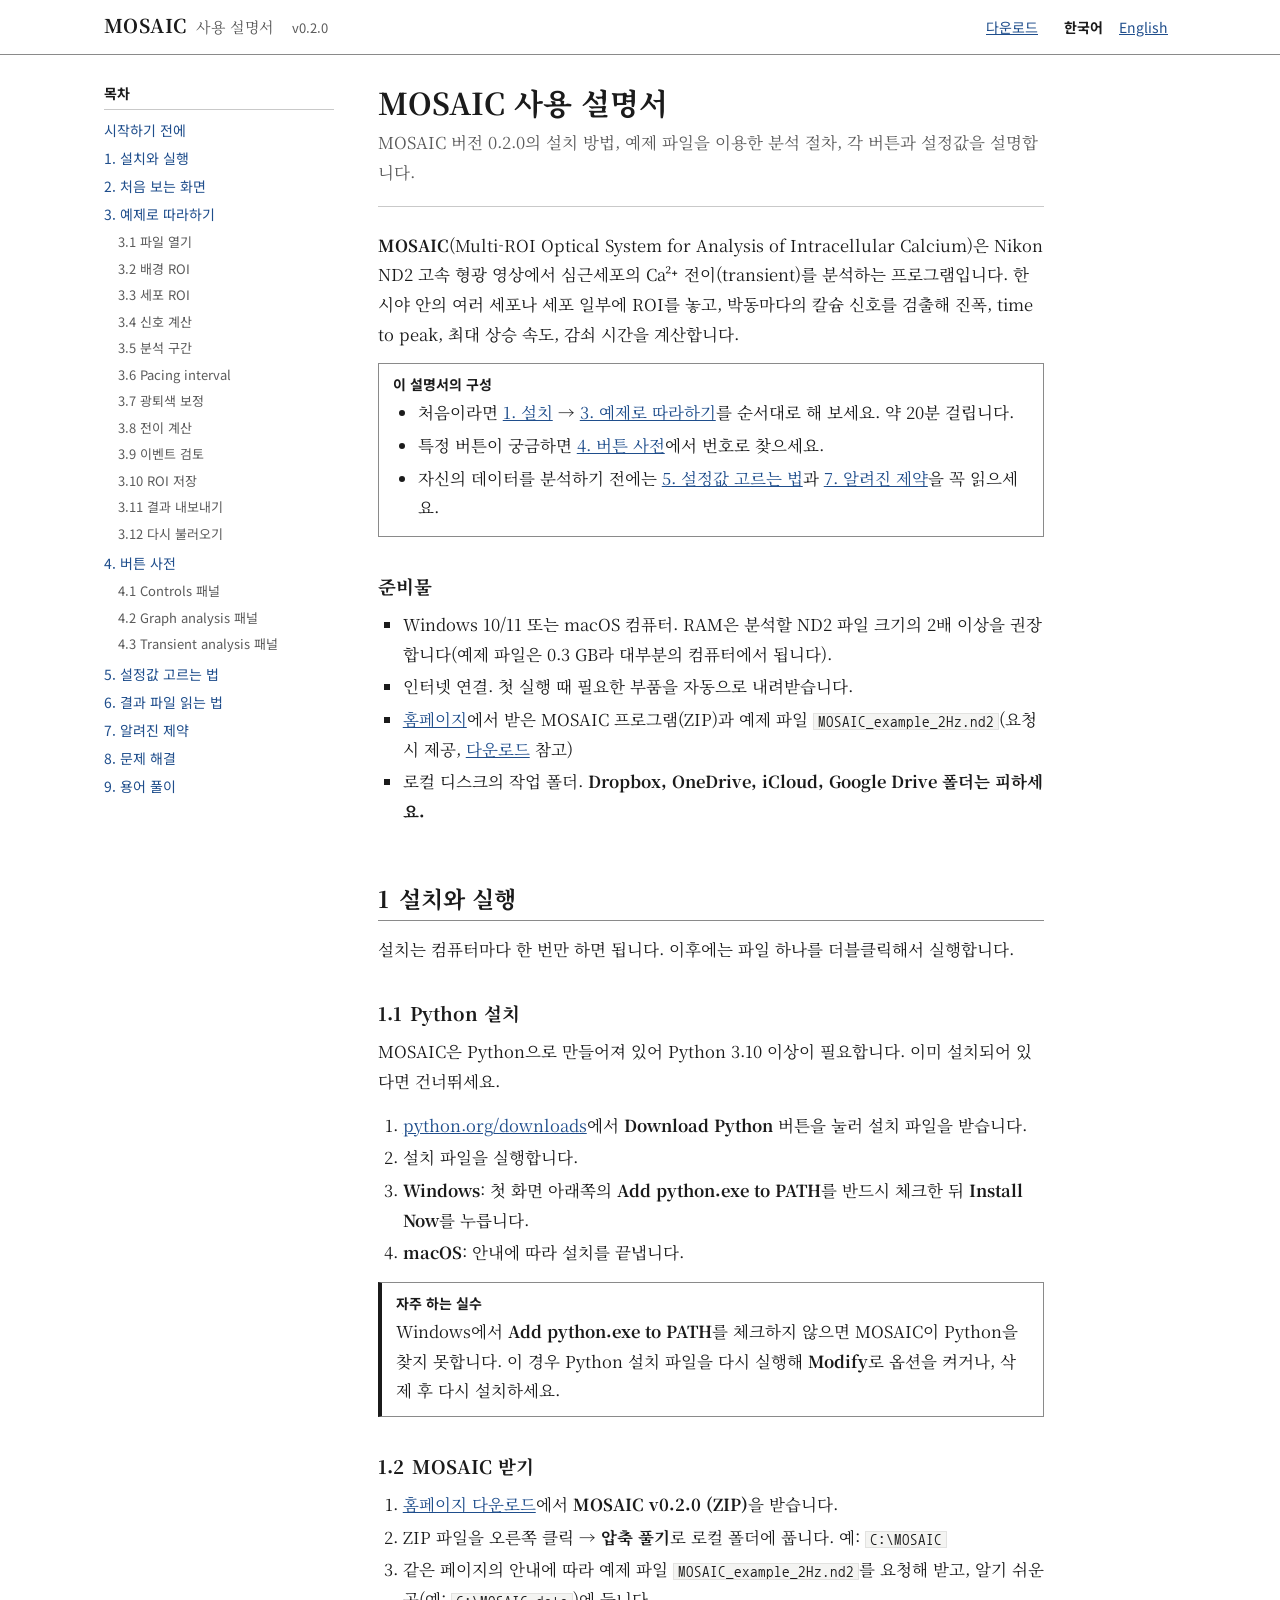
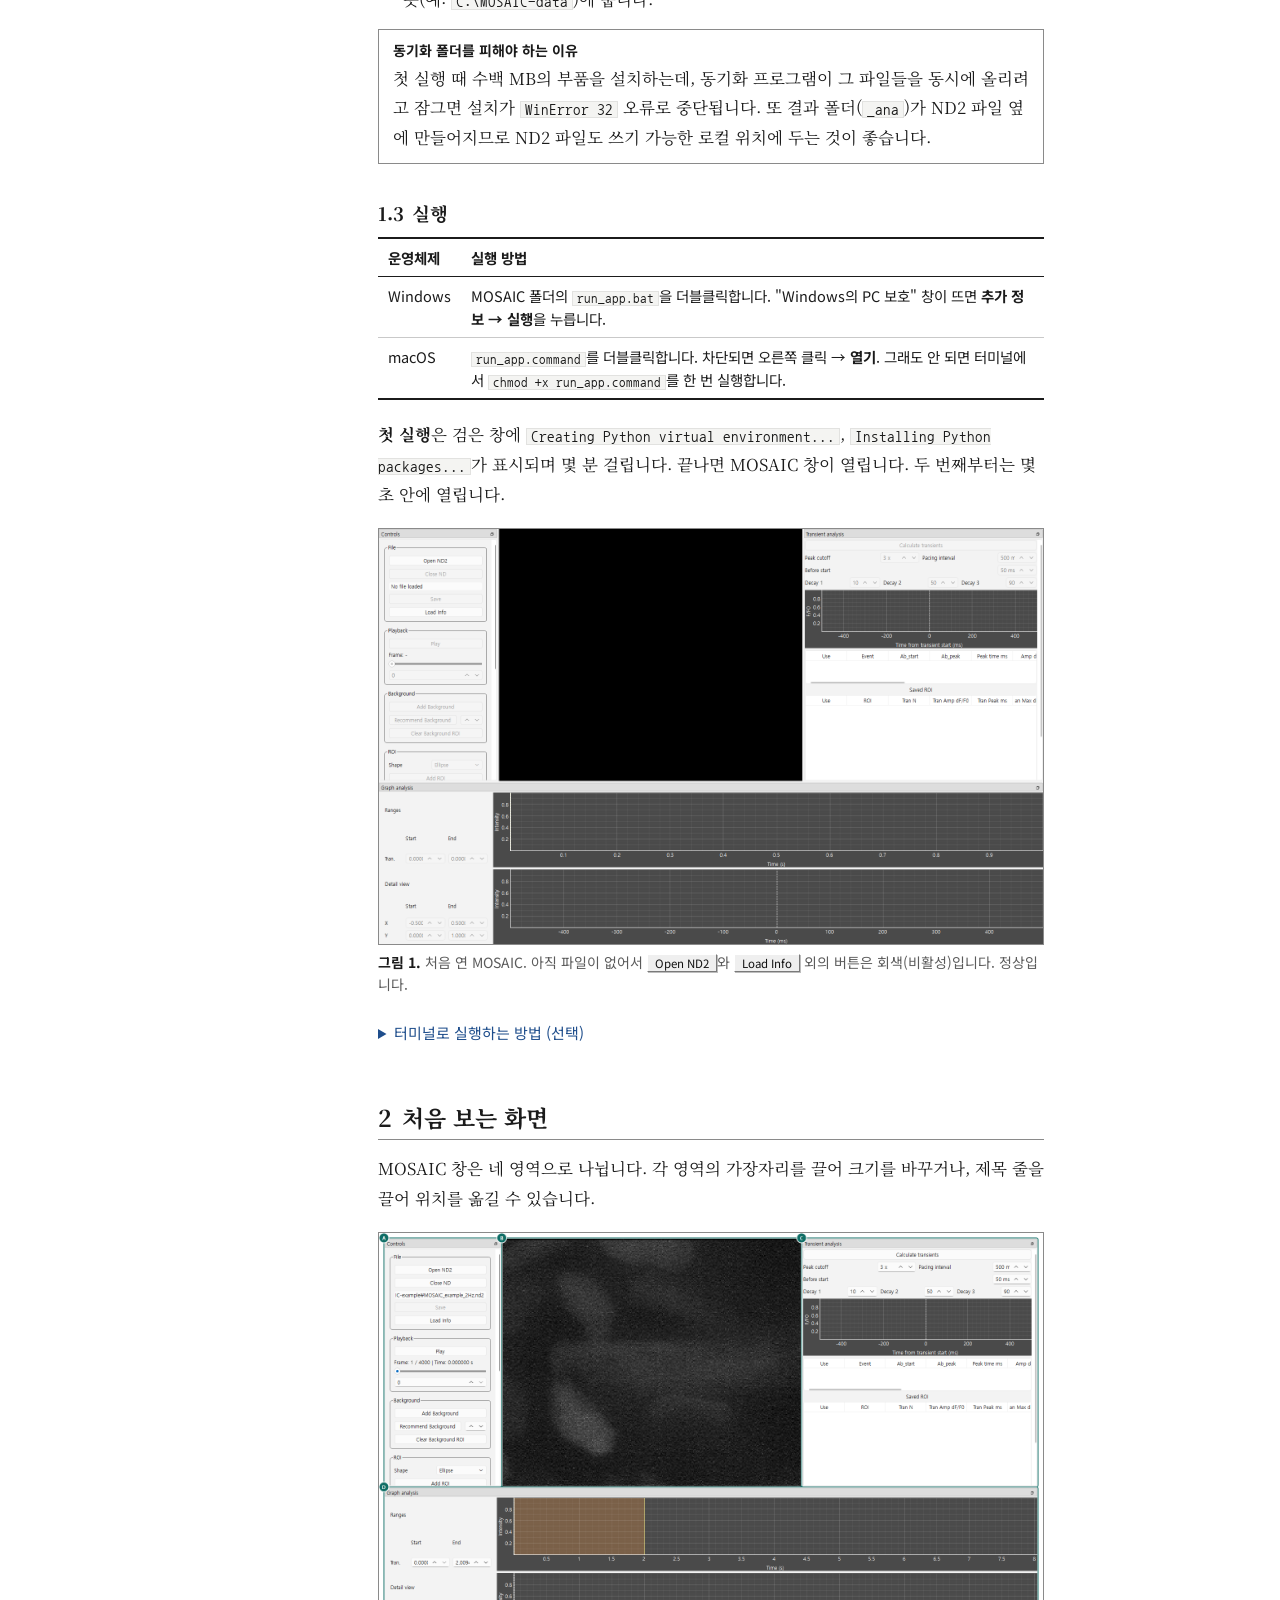
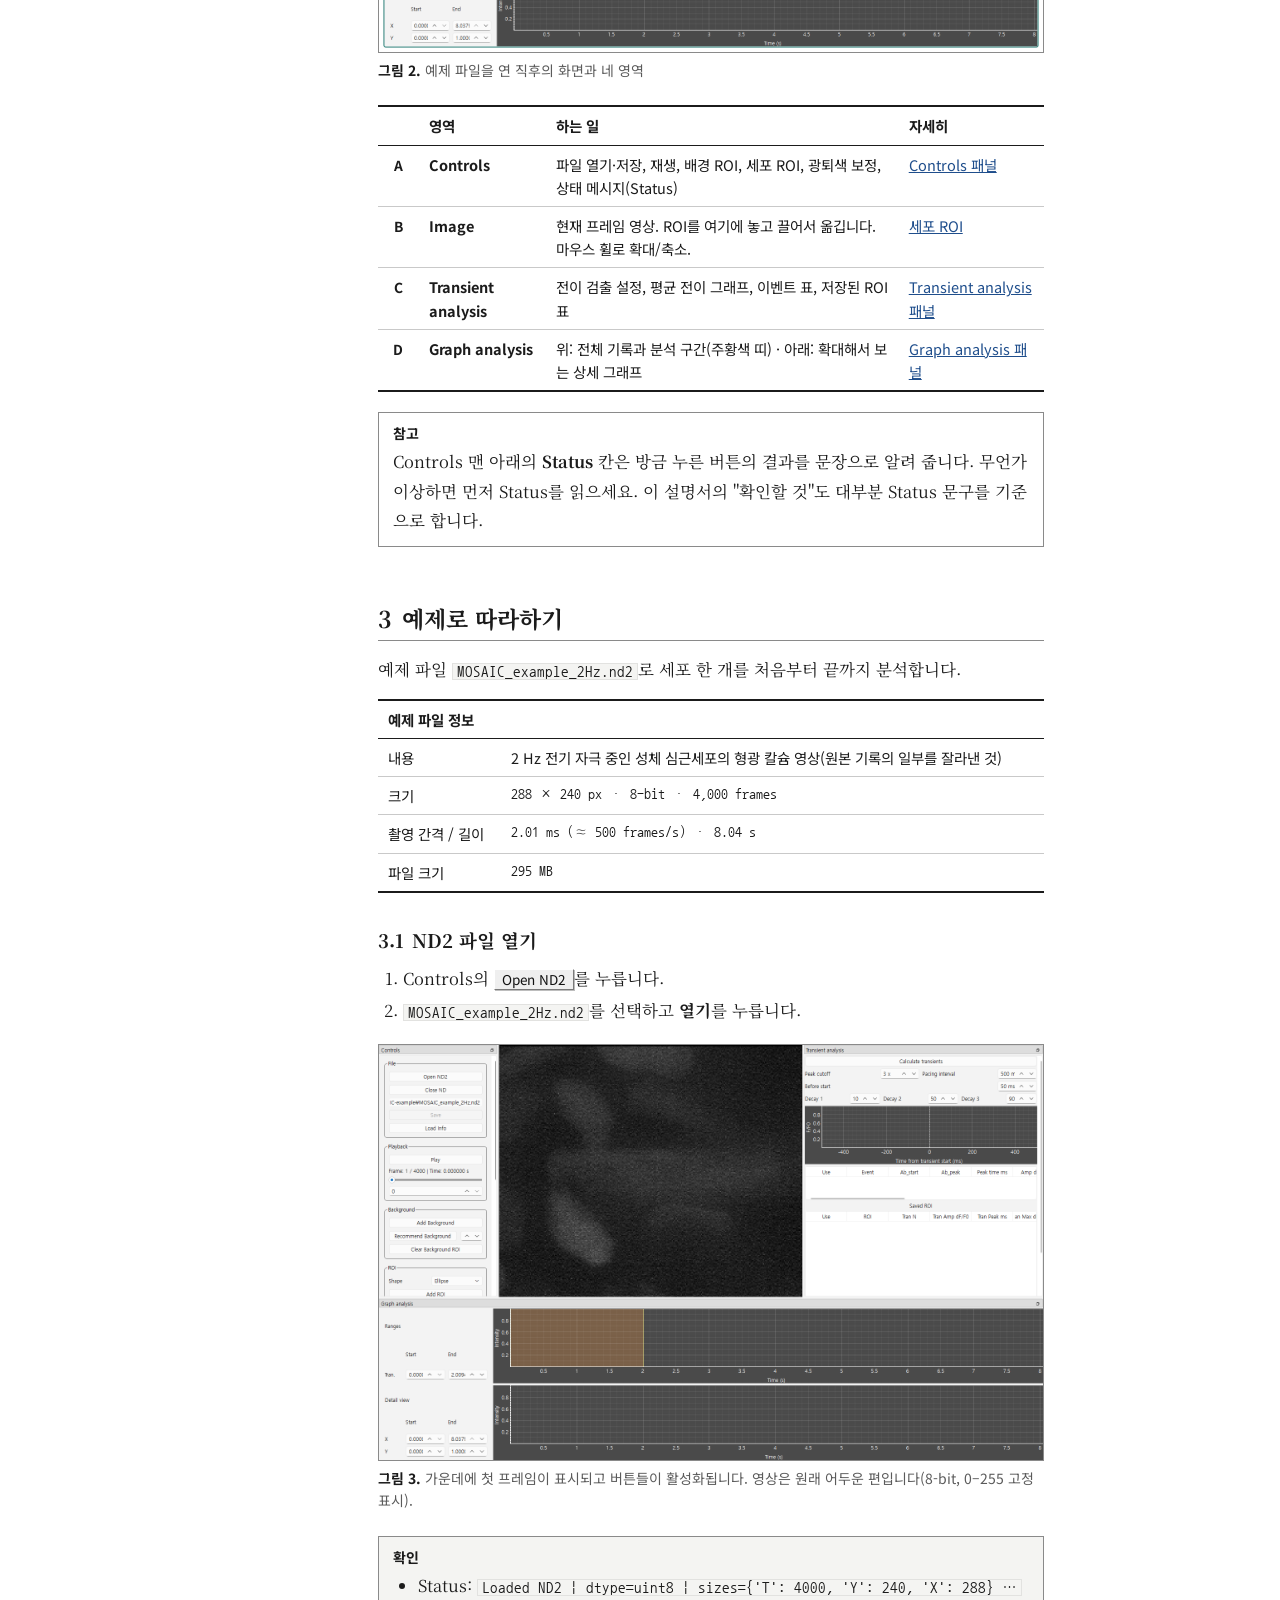
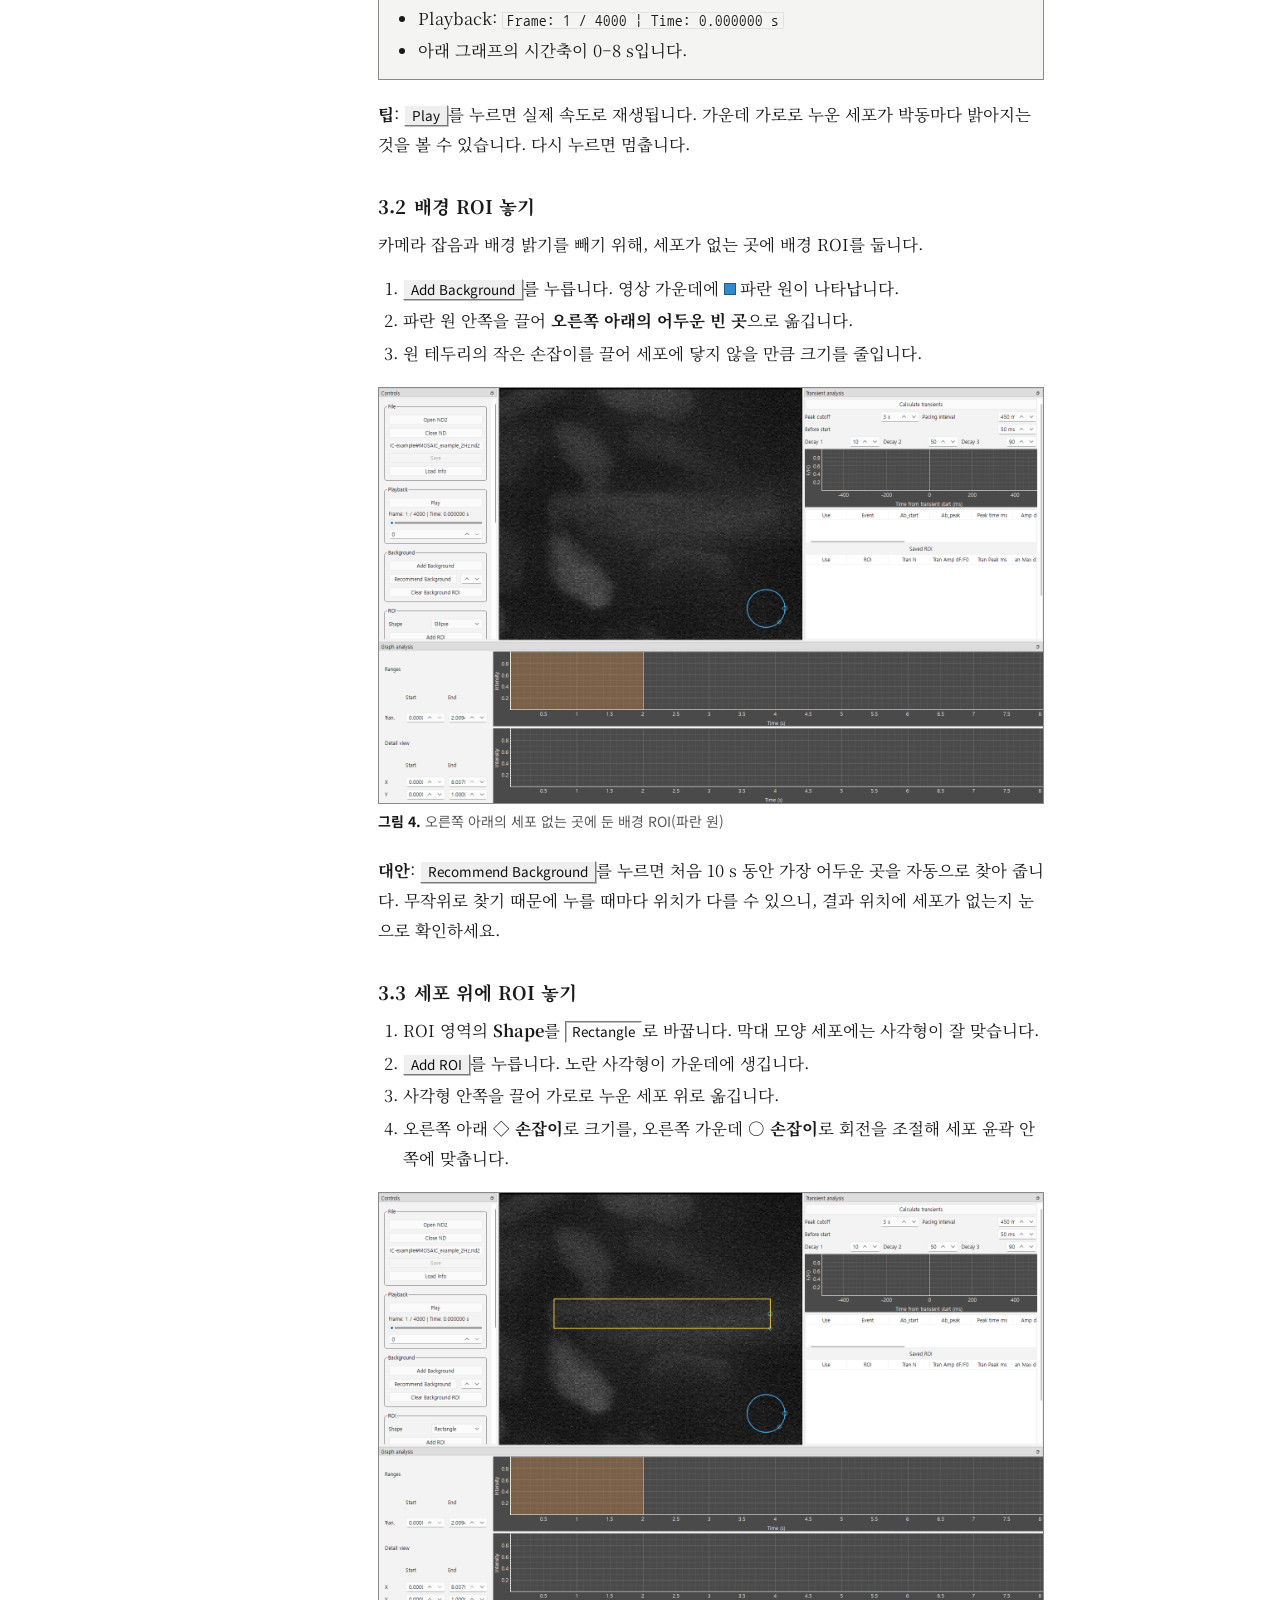
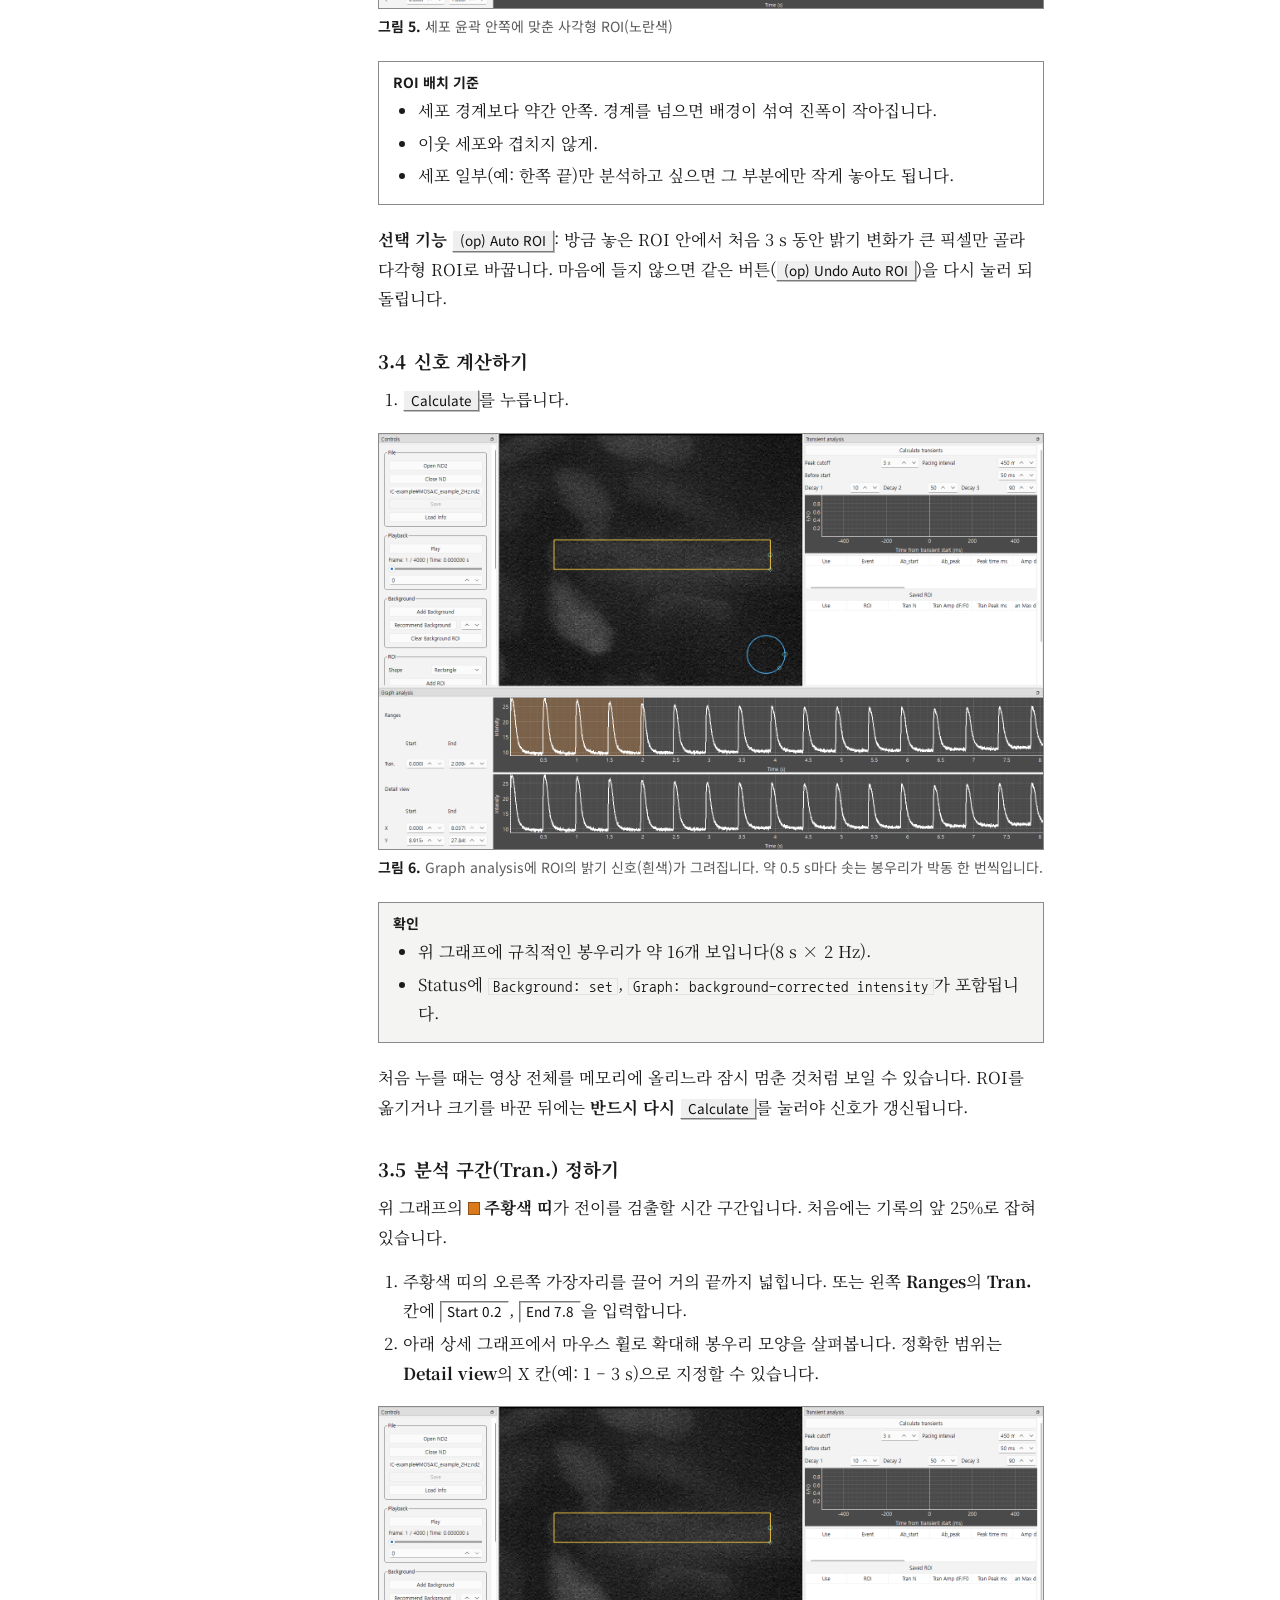
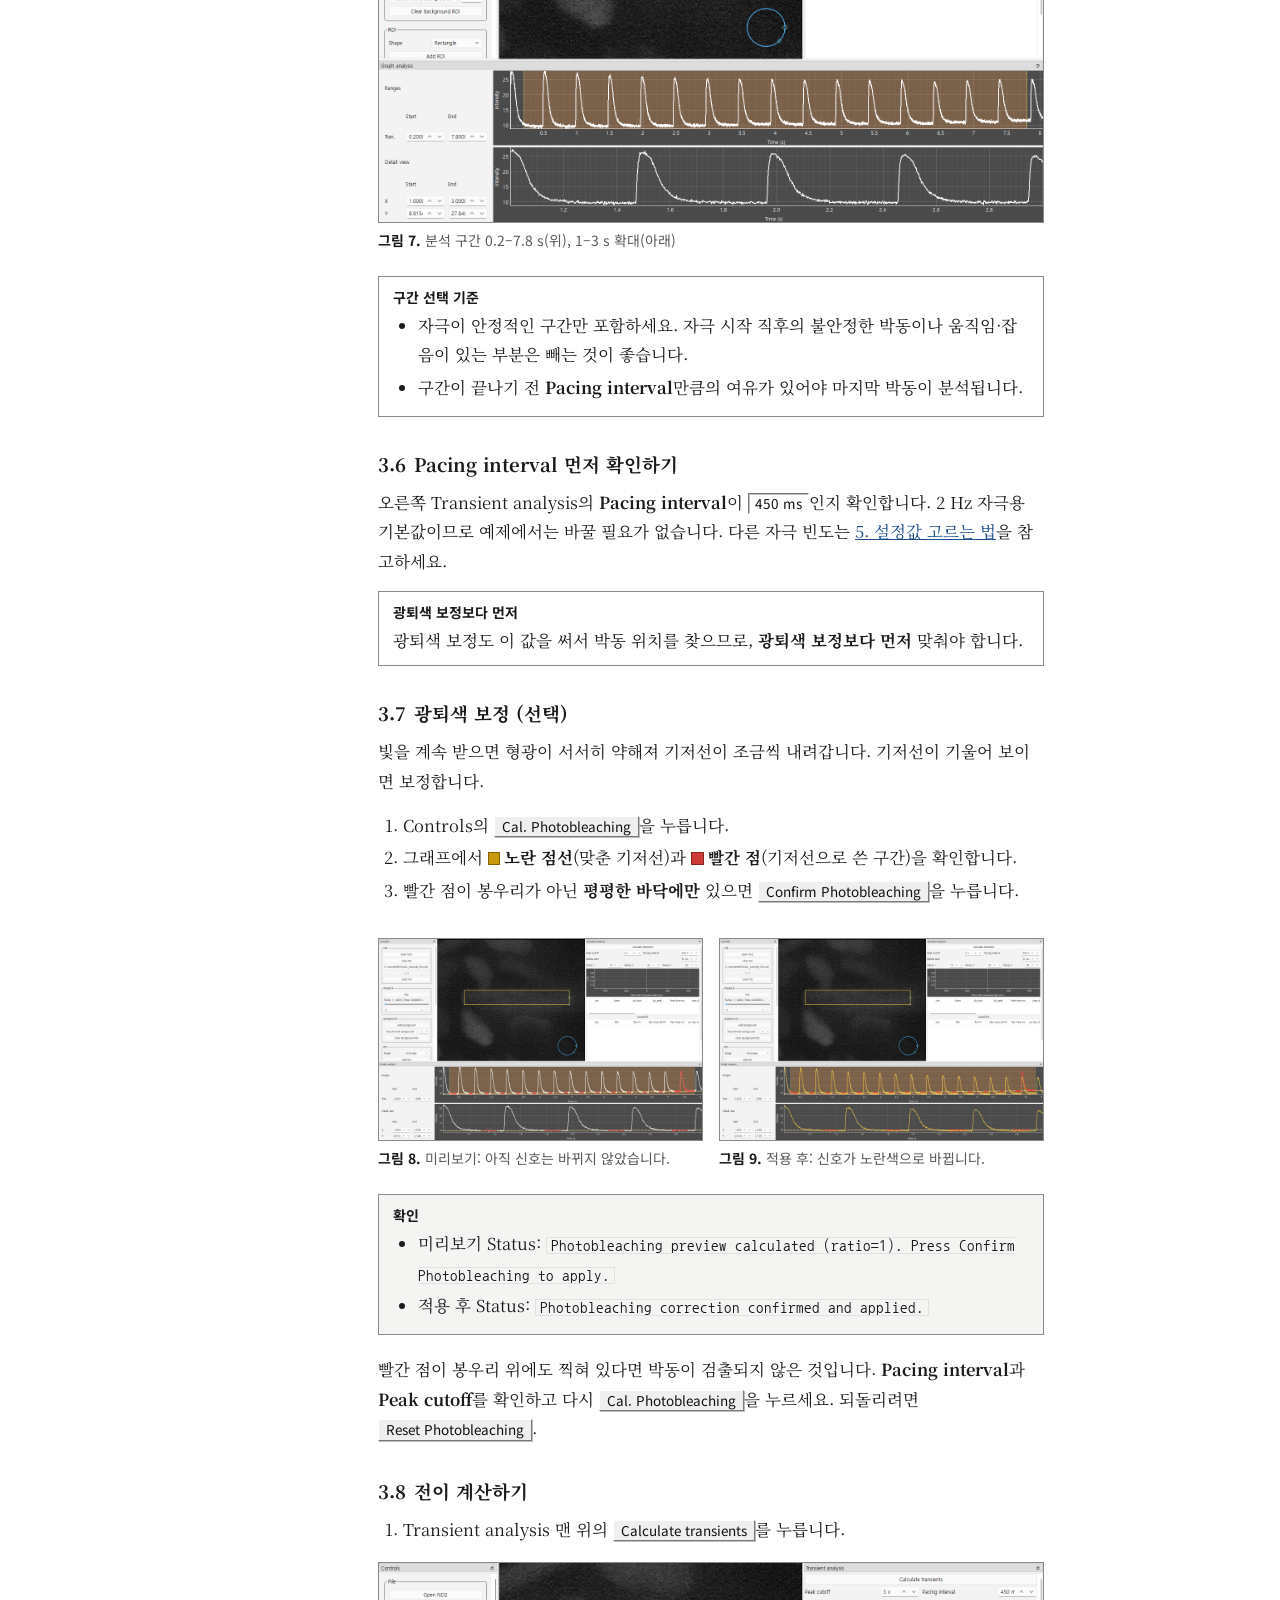
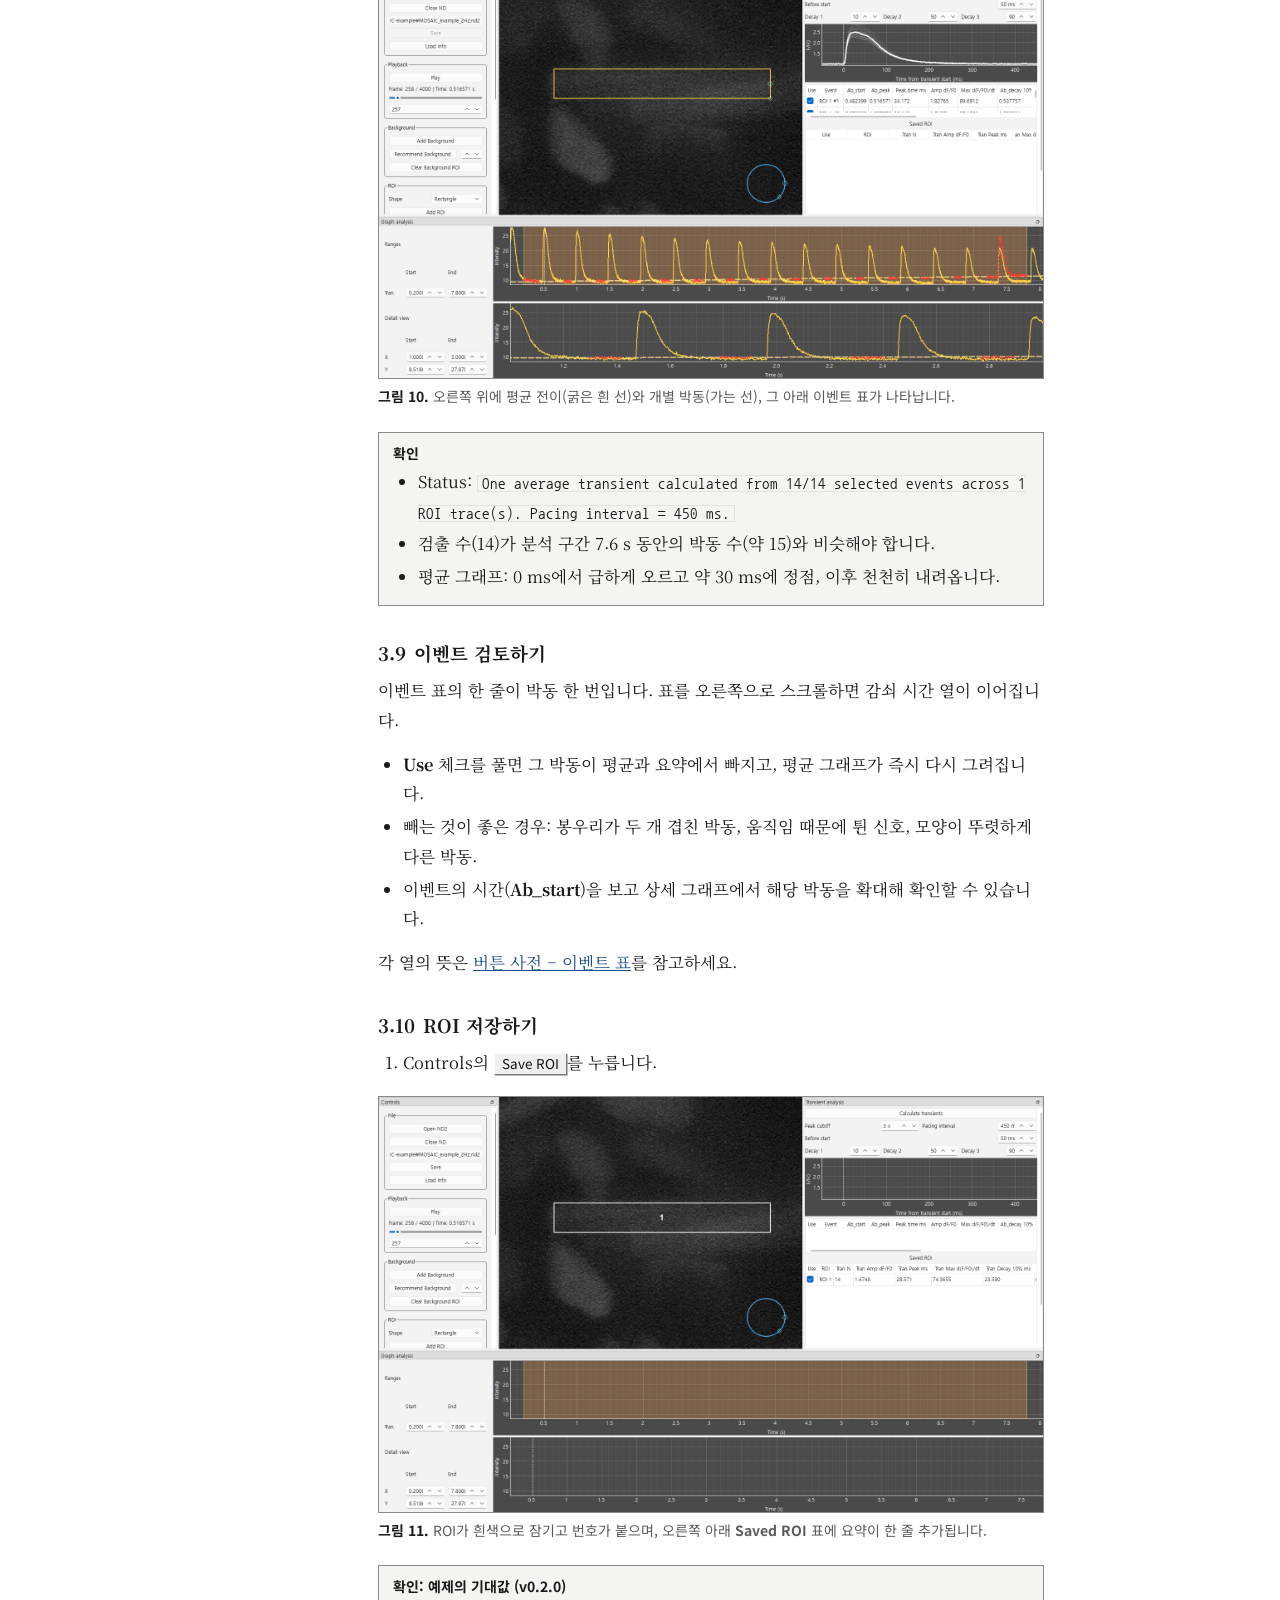
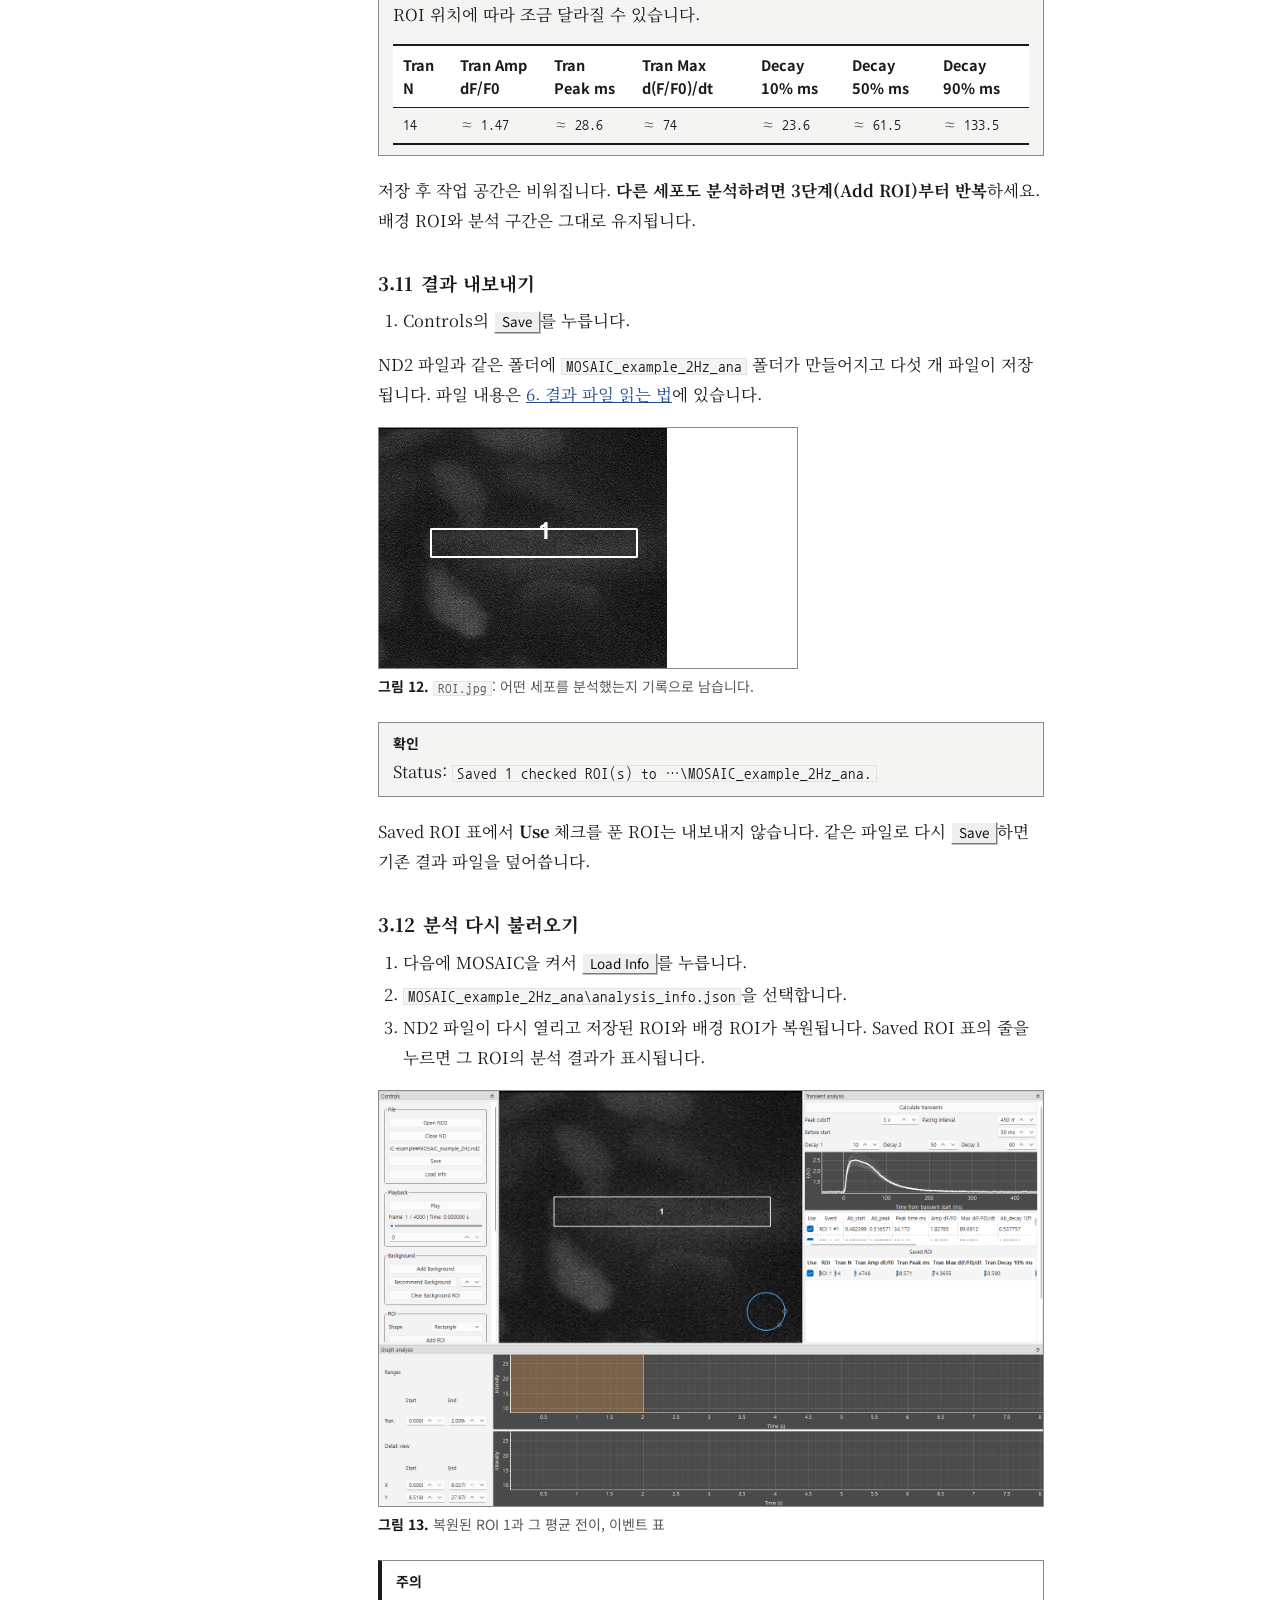
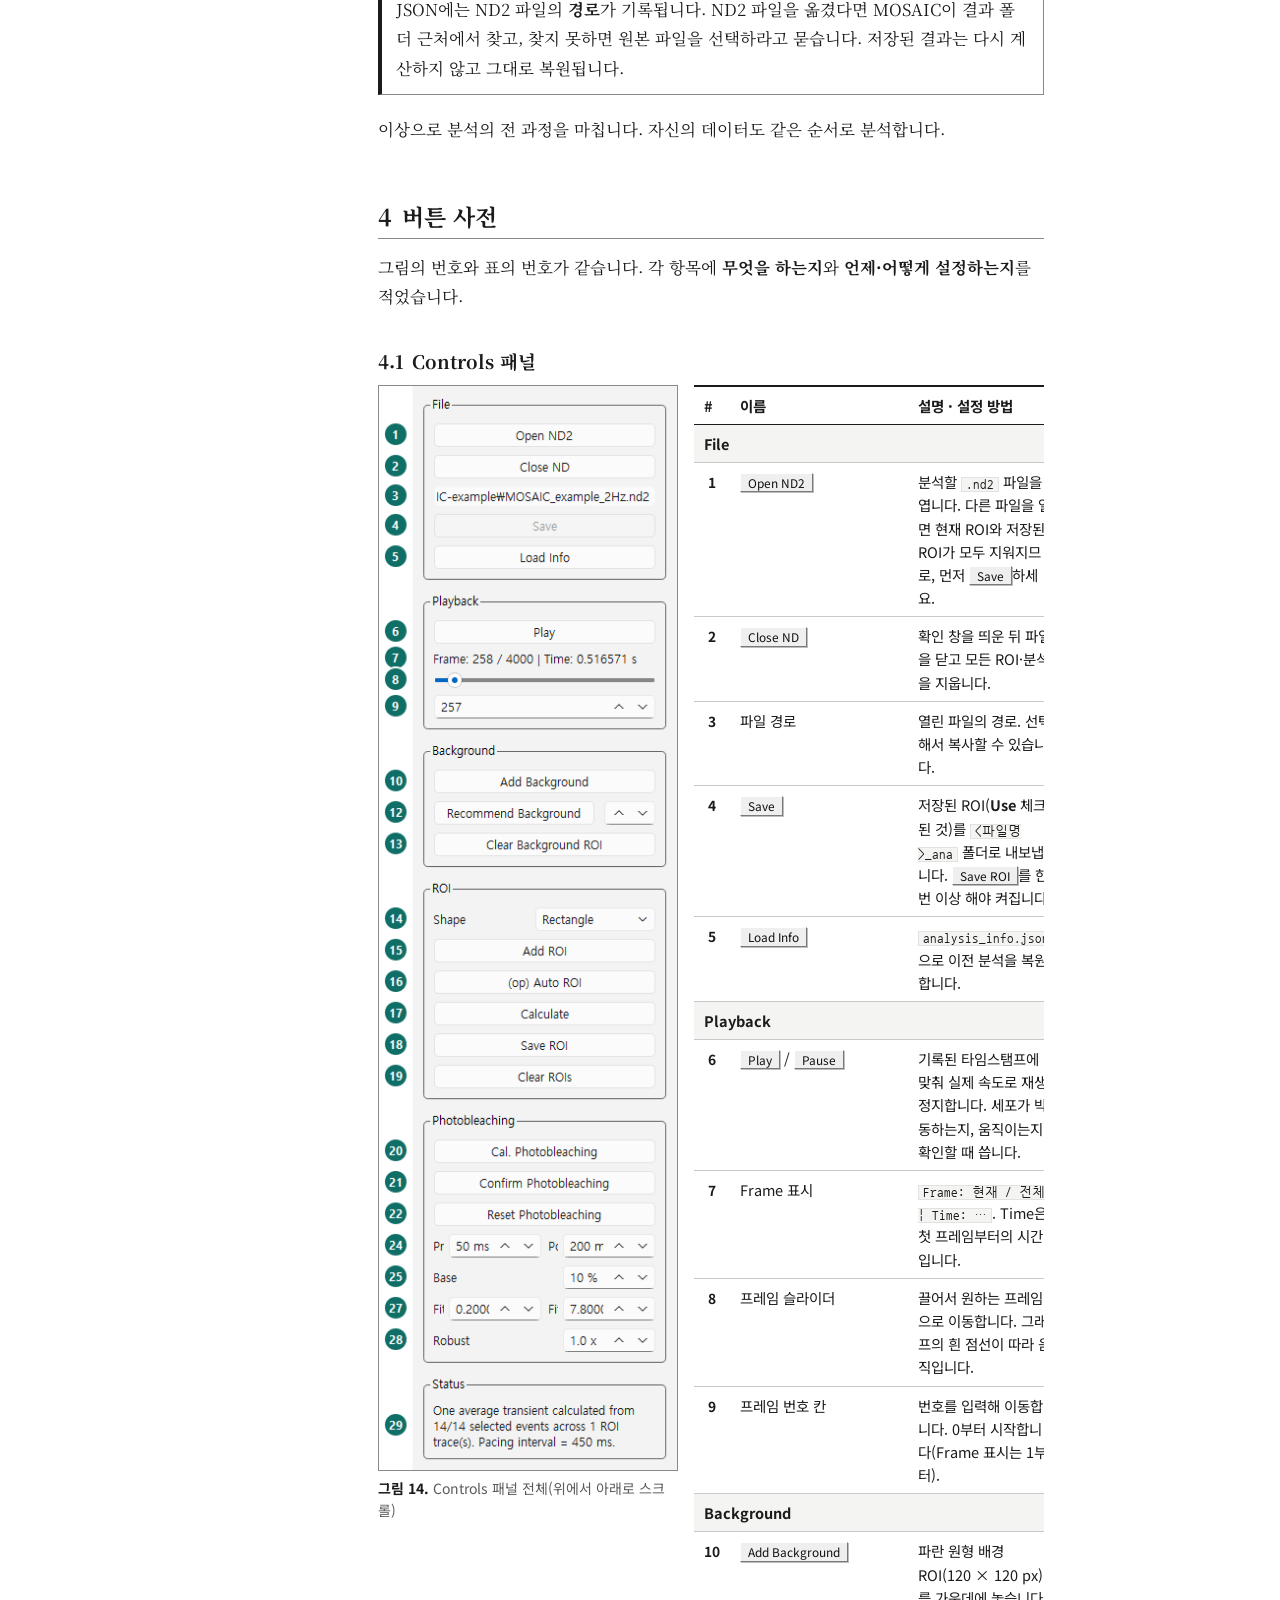
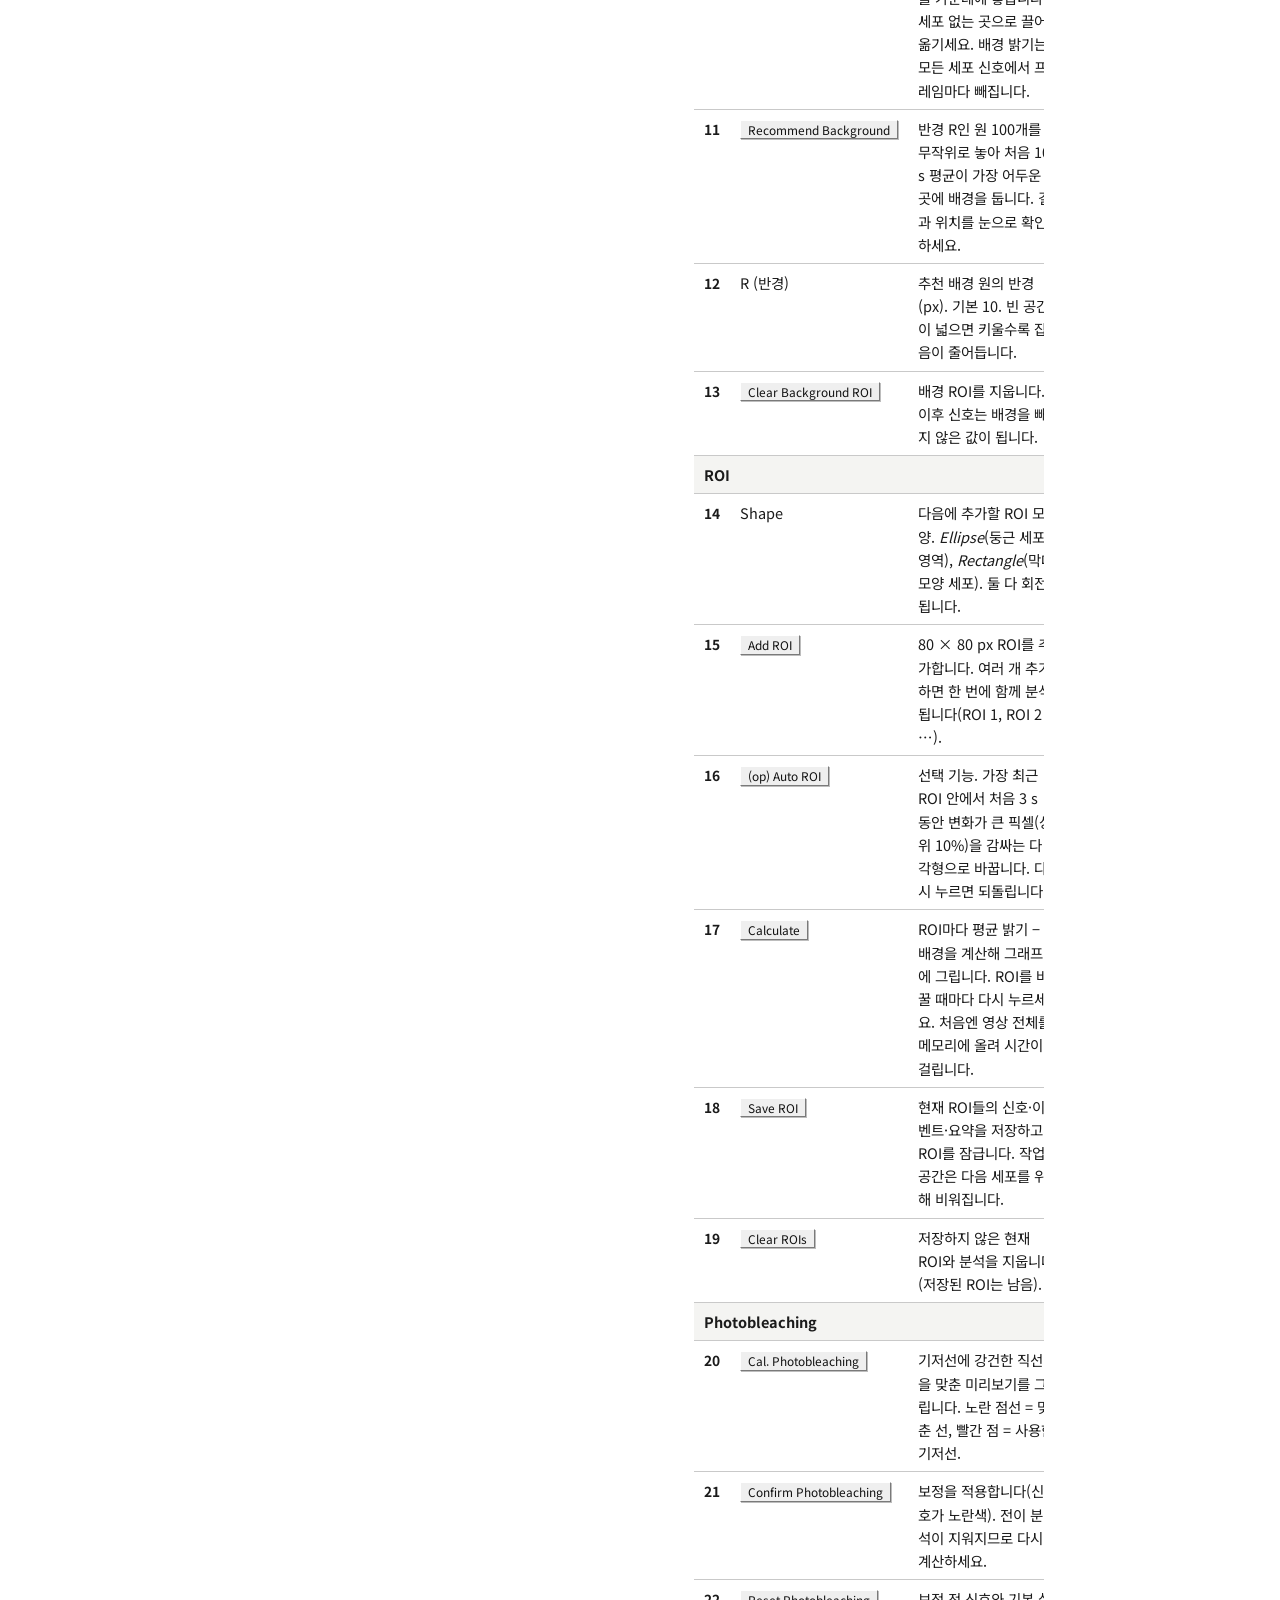
<file: guide-ko.html>
<!doctype html>
<html lang="ko">
<head>
<meta charset="utf-8">
<meta name="viewport" content="width=device-width, initial-scale=1">
<title>MOSAIC 사용 설명서</title>
<meta name="description" content="MOSAIC v0.2.0 한국어 사용 설명서: 설치부터 예제 따라하기, 모든 버튼과 설정값 설명까지.">
<link rel="alternate" hreflang="en" href="guide-en.html">
<link rel="preconnect" href="https://fonts.googleapis.com">
<link rel="preconnect" href="https://fonts.gstatic.com" crossorigin>
<link rel="stylesheet" href="https://fonts.googleapis.com/css2?family=Nanum+Gothic+Coding&family=Noto+Sans+KR:wght@400;700&family=Noto+Serif+KR:wght@400;700&display=swap">
<link rel="stylesheet" href="assets/site.css">
</head>
<body>

<header class="bar">
  <div class="bar-in">
    <a class="brand" href="index.html">MOSAIC<small>사용 설명서</small></a>
    <span class="ver">v0.2.0</span>
    <span class="spacer"></span>
    <a class="navlink" href="index.html#downloads">다운로드</a>
    <nav class="langs" aria-label="언어">
      <a href="guide-ko.html" aria-current="true" lang="ko">한국어</a>
      <a href="guide-en.html" class="lang-switch" lang="en">English</a>
    </nav>
  </div>
</header>

<div class="wrap">
<nav class="toc" aria-label="목차">
  <p>목차</p>
  <ol>
    <li><a href="#start">시작하기 전에</a></li>
    <li><a href="#install">1. 설치와 실행</a></li>
    <li><a href="#first-look">2. 처음 보는 화면</a></li>
    <li><a href="#tutorial">3. 예제로 따라하기</a>
      <ol>
        <li><a href="#t1">3.1 파일 열기</a></li>
        <li><a href="#t2">3.2 배경 ROI</a></li>
        <li><a href="#t3">3.3 세포 ROI</a></li>
        <li><a href="#t4">3.4 신호 계산</a></li>
        <li><a href="#t5">3.5 분석 구간</a></li>
        <li><a href="#t6">3.6 Pacing interval</a></li>
        <li><a href="#t7">3.7 광퇴색 보정</a></li>
        <li><a href="#t8">3.8 전이 계산</a></li>
        <li><a href="#t9">3.9 이벤트 검토</a></li>
        <li><a href="#t10">3.10 ROI 저장</a></li>
        <li><a href="#t11">3.11 결과 내보내기</a></li>
        <li><a href="#t12">3.12 다시 불러오기</a></li>
      </ol>
    </li>
    <li><a href="#reference">4. 버튼 사전</a>
      <ol>
        <li><a href="#ref-controls">4.1 Controls 패널</a></li>
        <li><a href="#ref-graph">4.2 Graph analysis 패널</a></li>
        <li><a href="#ref-analysis">4.3 Transient analysis 패널</a></li>
      </ol>
    </li>
    <li><a href="#settings">5. 설정값 고르는 법</a></li>
    <li><a href="#outputs">6. 결과 파일 읽는 법</a></li>
    <li><a href="#limits">7. 알려진 제약</a></li>
    <li><a href="#trouble">8. 문제 해결</a></li>
    <li><a href="#glossary">9. 용어 풀이</a></li>
  </ol>
</nav>

<main>
<div class="prose">

<h1 id="start">MOSAIC 사용 설명서</h1>
<p class="lede">MOSAIC 버전 0.2.0의 설치 방법, 예제 파일을 이용한 분석 절차, 각 버튼과 설정값을 설명합니다.</p>

<p><b>MOSAIC</b>(Multi-ROI Optical System for Analysis of Intracellular Calcium)은 Nikon ND2 고속 형광 영상에서 심근세포의 Ca²⁺ 전이(transient)를 분석하는 프로그램입니다. 한 시야 안의 여러 세포나 세포 일부에 ROI를 놓고, 박동마다의 칼슘 신호를 검출해 진폭, time to peak, 최대 상승 속도, 감쇠 시간을 계산합니다.</p>

<div class="note">
  <span class="tag">이 설명서의 구성</span>
  <ul>
    <li>처음이라면 <a href="#install">1. 설치</a> → <a href="#tutorial">3. 예제로 따라하기</a>를 순서대로 해 보세요. 약 20분 걸립니다.</li>
    <li>특정 버튼이 궁금하면 <a href="#reference">4. 버튼 사전</a>에서 번호로 찾으세요.</li>
    <li>자신의 데이터를 분석하기 전에는 <a href="#settings">5. 설정값 고르는 법</a>과 <a href="#limits">7. 알려진 제약</a>을 꼭 읽으세요.</li>
  </ul>
</div>

<h3>준비물</h3>
<ul class="check">
  <li>Windows 10/11 또는 macOS 컴퓨터. RAM은 분석할 ND2 파일 크기의 2배 이상을 권장합니다(예제 파일은 0.3 GB라 대부분의 컴퓨터에서 됩니다).</li>
  <li>인터넷 연결. 첫 실행 때 필요한 부품을 자동으로 내려받습니다.</li>
  <li><a href="index.html#downloads">홈페이지</a>에서 받은 MOSAIC 프로그램(ZIP)과 예제 파일 <code>MOSAIC_example_2Hz.nd2</code>(요청 시 제공, <a href="index.html#downloads">다운로드</a> 참고)</li>
  <li>로컬 디스크의 작업 폴더. <b>Dropbox, OneDrive, iCloud, Google Drive 폴더는 피하세요.</b></li>
</ul>

<!-- ============ 1. INSTALL ============ -->
<h2 id="install"><span class="secno">1</span>설치와 실행</h2>
<p>설치는 컴퓨터마다 한 번만 하면 됩니다. 이후에는 파일 하나를 더블클릭해서 실행합니다.</p>

<h3 id="python"><span class="secno">1.1</span>Python 설치</h3>
<p>MOSAIC은 Python으로 만들어져 있어 Python 3.10 이상이 필요합니다. 이미 설치되어 있다면 건너뛰세요.</p>
<ol>
  <li><a href="https://www.python.org/downloads/">python.org/downloads</a>에서 <b>Download Python</b> 버튼을 눌러 설치 파일을 받습니다.</li>
  <li>설치 파일을 실행합니다.</li>
  <li><b>Windows</b>: 첫 화면 아래쪽의 <b>Add python.exe to PATH</b>를 반드시 체크한 뒤 <b>Install Now</b>를 누릅니다.</li>
  <li><b>macOS</b>: 안내에 따라 설치를 끝냅니다.</li>
</ol>
<div class="warn"><span class="tag">자주 하는 실수</span><p>Windows에서 <b>Add python.exe to PATH</b>를 체크하지 않으면 MOSAIC이 Python을 찾지 못합니다. 이 경우 Python 설치 파일을 다시 실행해 <b>Modify</b>로 옵션을 켜거나, 삭제 후 다시 설치하세요.</p></div>

<h3 id="download"><span class="secno">1.2</span>MOSAIC 받기</h3>
<ol>
  <li><a href="index.html#downloads">홈페이지 다운로드</a>에서 <b>MOSAIC v0.2.0 (ZIP)</b>을 받습니다.</li>
  <li>ZIP 파일을 오른쪽 클릭 → <b>압축 풀기</b>로 로컬 폴더에 풉니다. 예: <code>C:\MOSAIC</code></li>
  <li>같은 페이지의 안내에 따라 예제 파일 <code>MOSAIC_example_2Hz.nd2</code>를 요청해 받고, 알기 쉬운 곳(예: <code>C:\MOSAIC-data</code>)에 둡니다.</li>
</ol>
<div class="note"><span class="tag">동기화 폴더를 피해야 하는 이유</span><p>첫 실행 때 수백 MB의 부품을 설치하는데, 동기화 프로그램이 그 파일들을 동시에 올리려고 잠그면 설치가 <code>WinError 32</code> 오류로 중단됩니다. 또 결과 폴더(<code>_ana</code>)가 ND2 파일 옆에 만들어지므로 ND2 파일도 쓰기 가능한 로컬 위치에 두는 것이 좋습니다.</p></div>

<h3 id="run"><span class="secno">1.3</span>실행</h3>
<div class="tw"><table>
<tr><th>운영체제</th><th>실행 방법</th></tr>
<tr><td>Windows</td><td>MOSAIC 폴더의 <code>run_app.bat</code>을 더블클릭합니다. "Windows의 PC 보호" 창이 뜨면 <b>추가 정보 → 실행</b>을 누릅니다.</td></tr>
<tr><td>macOS</td><td><code>run_app.command</code>를 더블클릭합니다. 차단되면 오른쪽 클릭 → <b>열기</b>. 그래도 안 되면 터미널에서 <code>chmod +x run_app.command</code>를 한 번 실행합니다.</td></tr>
</table></div>
<p><b>첫 실행</b>은 검은 창에 <code>Creating Python virtual environment...</code>, <code>Installing Python packages...</code>가 표시되며 몇 분 걸립니다. 끝나면 MOSAIC 창이 열립니다. 두 번째부터는 몇 초 안에 열립니다.</p>
<figure>
  <a href="assets/img/01-start.png"><img src="assets/img/01-start.png" alt="처음 실행한 MOSAIC 창. 파일이 열리지 않아 대부분의 버튼이 비활성 상태" loading="lazy" width="1600" height="1000"></a>
  <figcaption>처음 연 MOSAIC. 아직 파일이 없어서 <span class="btn">Open ND2</span>와 <span class="btn">Load Info</span> 외의 버튼은 회색(비활성)입니다. 정상입니다.</figcaption>
</figure>
<details>
  <summary>터미널로 실행하는 방법 (선택)</summary>
<pre><code>python -m venv .venv
source .venv/bin/activate          # Windows: .venv\Scripts\activate
python -m pip install -e .
PYTHONPATH="$PWD/src" python -m mosaic.main</code></pre>
</details>

<!-- ============ 2. FIRST LOOK ============ -->
<h2 id="first-look"><span class="secno">2</span>처음 보는 화면</h2>
<p>MOSAIC 창은 네 영역으로 나뉩니다. 각 영역의 가장자리를 끌어 크기를 바꾸거나, 제목 줄을 끌어 위치를 옮길 수 있습니다.</p>
<figure>
  <a href="assets/img/00-layout.png"><img src="assets/img/00-layout.png" alt="MOSAIC 창의 네 영역 A Controls, B Image, C Transient analysis, D Graph analysis" loading="lazy" width="1628" height="1028"></a>
  <figcaption>예제 파일을 연 직후의 화면과 네 영역</figcaption>
</figure>
<div class="tw"><table>
<tr><th class="n"></th><th>영역</th><th>하는 일</th><th>자세히</th></tr>
<tr><td class="n"><span class="num">A</span></td><td><b>Controls</b></td><td>파일 열기·저장, 재생, 배경 ROI, 세포 ROI, 광퇴색 보정, 상태 메시지(Status)</td><td><a href="#ref-controls">Controls 패널</a></td></tr>
<tr><td class="n"><span class="num">B</span></td><td><b>Image</b></td><td>현재 프레임 영상. ROI를 여기에 놓고 끌어서 옮깁니다. 마우스 휠로 확대/축소.</td><td><a href="#t3">세포 ROI</a></td></tr>
<tr><td class="n"><span class="num">C</span></td><td><b>Transient analysis</b></td><td>전이 검출 설정, 평균 전이 그래프, 이벤트 표, 저장된 ROI 표</td><td><a href="#ref-analysis">Transient analysis 패널</a></td></tr>
<tr><td class="n"><span class="num">D</span></td><td><b>Graph analysis</b></td><td>위: 전체 기록과 분석 구간(주황색 띠) · 아래: 확대해서 보는 상세 그래프</td><td><a href="#ref-graph">Graph analysis 패널</a></td></tr>
</table></div>
<div class="note"><span class="tag">참고</span><p>Controls 맨 아래의 <b>Status</b> 칸은 방금 누른 버튼의 결과를 문장으로 알려 줍니다. 무언가 이상하면 먼저 Status를 읽으세요. 이 설명서의 "확인할 것"도 대부분 Status 문구를 기준으로 합니다.</p></div>

<!-- ============ 3. TUTORIAL ============ -->
<h2 id="tutorial"><span class="secno">3</span>예제로 따라하기</h2>
<p>예제 파일 <code>MOSAIC_example_2Hz.nd2</code>로 세포 한 개를 처음부터 끝까지 분석합니다.</p>
<div class="tw"><table>
<tr><th>예제 파일 정보</th><th></th></tr>
<tr><td>내용</td><td>2 Hz 전기 자극 중인 성체 심근세포의 형광 칼슘 영상(원본 기록의 일부를 잘라낸 것)</td></tr>
<tr><td>크기</td><td class="v">288 × 240 px · 8-bit · 4,000 frames</td></tr>
<tr><td>촬영 간격 / 길이</td><td class="v">2.01 ms (≈ 500 frames/s) · 8.04 s</td></tr>
<tr><td>파일 크기</td><td class="v">295 MB</td></tr>
</table></div>

<section class="step" id="t1"><div>
<h3><span class="secno">3.1</span>ND2 파일 열기</h3>
<ol>
  <li>Controls의 <span class="btn">Open ND2</span>를 누릅니다.</li>
  <li><code>MOSAIC_example_2Hz.nd2</code>를 선택하고 <b>열기</b>를 누릅니다.</li>
</ol>
<figure>
  <a href="assets/img/02-open.png"><img src="assets/img/02-open.png" alt="예제 파일을 연 화면" loading="lazy" width="1600" height="1000"></a>
  <figcaption>가운데에 첫 프레임이 표시되고 버튼들이 활성화됩니다. 영상은 원래 어두운 편입니다(8-bit, 0–255 고정 표시).</figcaption>
</figure>
<div class="ok"><span class="tag">확인</span>
<ul>
  <li>Status: <code>Loaded ND2 | dtype=uint8 | sizes={'T': 4000, 'Y': 240, 'X': 288} …</code></li>
  <li>Playback: <code>Frame: 1 / 4000 | Time: 0.000000 s</code></li>
  <li>아래 그래프의 시간축이 0–8 s입니다.</li>
</ul></div>
<p><b>팁</b>: <span class="btn">Play</span>를 누르면 실제 속도로 재생됩니다. 가운데 가로로 누운 세포가 박동마다 밝아지는 것을 볼 수 있습니다. 다시 누르면 멈춥니다.</p>
</div></section>

<section class="step" id="t2"><div>
<h3><span class="secno">3.2</span>배경 ROI 놓기</h3>
<p>카메라 잡음과 배경 밝기를 빼기 위해, 세포가 없는 곳에 배경 ROI를 둡니다.</p>
<ol>
  <li><span class="btn">Add Background</span>를 누릅니다. 영상 가운데에 <span class="sw bgroi"></span>파란 원이 나타납니다.</li>
  <li>파란 원 안쪽을 끌어 <b>오른쪽 아래의 어두운 빈 곳</b>으로 옮깁니다.</li>
  <li>원 테두리의 작은 손잡이를 끌어 세포에 닿지 않을 만큼 크기를 줄입니다.</li>
</ol>
<figure>
  <a href="assets/img/03-background.png"><img src="assets/img/03-background.png" alt="오른쪽 아래 빈 공간에 놓은 파란 배경 ROI" loading="lazy" width="1600" height="1000"></a>
  <figcaption>오른쪽 아래의 세포 없는 곳에 둔 배경 ROI(파란 원)</figcaption>
</figure>
<p><b>대안</b>: <span class="btn">Recommend Background</span>를 누르면 처음 10 s 동안 가장 어두운 곳을 자동으로 찾아 줍니다. 무작위로 찾기 때문에 누를 때마다 위치가 다를 수 있으니, 결과 위치에 세포가 없는지 눈으로 확인하세요.</p>
</div></section>

<section class="step" id="t3"><div>
<h3><span class="secno">3.3</span>세포 위에 ROI 놓기</h3>
<ol>
  <li>ROI 영역의 <b>Shape</b>를 <span class="fld">Rectangle</span>로 바꿉니다. 막대 모양 세포에는 사각형이 잘 맞습니다.</li>
  <li><span class="btn">Add ROI</span>를 누릅니다. 노란 사각형이 가운데에 생깁니다.</li>
  <li>사각형 안쪽을 끌어 가로로 누운 세포 위로 옮깁니다.</li>
  <li>오른쪽 아래 <b>◇ 손잡이</b>로 크기를, 오른쪽 가운데 <b>○ 손잡이</b>로 회전을 조절해 세포 윤곽 안쪽에 맞춥니다.</li>
</ol>
<figure>
  <a href="assets/img/04-roi.png"><img src="assets/img/04-roi.png" alt="가로로 누운 세포 위에 놓은 노란 사각형 ROI" loading="lazy" width="1600" height="1000"></a>
  <figcaption>세포 윤곽 안쪽에 맞춘 사각형 ROI(노란색)</figcaption>
</figure>
<div class="note"><span class="tag">ROI 배치 기준</span>
<ul>
  <li>세포 경계보다 약간 안쪽. 경계를 넘으면 배경이 섞여 진폭이 작아집니다.</li>
  <li>이웃 세포와 겹치지 않게.</li>
  <li>세포 일부(예: 한쪽 끝)만 분석하고 싶으면 그 부분에만 작게 놓아도 됩니다.</li>
</ul></div>
<p><b>선택 기능 <span class="btn">(op) Auto ROI</span></b>: 방금 놓은 ROI 안에서 처음 3 s 동안 밝기 변화가 큰 픽셀만 골라 다각형 ROI로 바꿉니다. 마음에 들지 않으면 같은 버튼(<span class="btn">(op) Undo Auto ROI</span>)을 다시 눌러 되돌립니다.</p>
</div></section>

<section class="step" id="t4"><div>
<h3><span class="secno">3.4</span>신호 계산하기</h3>
<ol><li><span class="btn">Calculate</span>를 누릅니다.</li></ol>
<figure>
  <a href="assets/img/05-calculate.png"><img src="assets/img/05-calculate.png" alt="Calculate 후 아래 그래프에 박동하는 흰색 신호가 나타난 화면" loading="lazy" width="1600" height="1000"></a>
  <figcaption>Graph analysis에 ROI의 밝기 신호(흰색)가 그려집니다. 약 0.5 s마다 솟는 봉우리가 박동 한 번씩입니다.</figcaption>
</figure>
<div class="ok"><span class="tag">확인</span>
<ul>
  <li>위 그래프에 규칙적인 봉우리가 약 16개 보입니다(8 s × 2 Hz).</li>
  <li>Status에 <code>Background: set</code>, <code>Graph: background-corrected intensity</code>가 포함됩니다.</li>
</ul></div>
<p>처음 누를 때는 영상 전체를 메모리에 올리느라 잠시 멈춘 것처럼 보일 수 있습니다. ROI를 옮기거나 크기를 바꾼 뒤에는 <b>반드시 다시 <span class="btn">Calculate</span></b>를 눌러야 신호가 갱신됩니다.</p>
</div></section>

<section class="step" id="t5"><div>
<h3><span class="secno">3.5</span>분석 구간(Tran.) 정하기</h3>
<p>위 그래프의 <span class="sw tran"></span><b>주황색 띠</b>가 전이를 검출할 시간 구간입니다. 처음에는 기록의 앞 25%로 잡혀 있습니다.</p>
<ol>
  <li>주황색 띠의 오른쪽 가장자리를 끌어 거의 끝까지 넓힙니다. 또는 왼쪽 <b>Ranges</b>의 <b>Tran.</b> 칸에 <span class="fld">Start 0.2</span>, <span class="fld">End 7.8</span>을 입력합니다.</li>
  <li>아래 상세 그래프에서 마우스 휠로 확대해 봉우리 모양을 살펴봅니다. 정확한 범위는 <b>Detail view</b>의 X 칸(예: 1 – 3 s)으로 지정할 수 있습니다.</li>
</ol>
<figure>
  <a href="assets/img/06-range.png"><img src="assets/img/06-range.png" alt="주황색 분석 구간을 0.2–7.8 s로 넓히고 아래 그래프를 1–3 s로 확대한 화면" loading="lazy" width="1600" height="1000"></a>
  <figcaption>분석 구간 0.2–7.8 s(위), 1–3 s 확대(아래)</figcaption>
</figure>
<div class="note"><span class="tag">구간 선택 기준</span>
<ul>
  <li>자극이 안정적인 구간만 포함하세요. 자극 시작 직후의 불안정한 박동이나 움직임·잡음이 있는 부분은 빼는 것이 좋습니다.</li>
  <li>구간이 끝나기 전 <b>Pacing interval</b>만큼의 여유가 있어야 마지막 박동이 분석됩니다.</li>
</ul></div>
</div></section>

<section class="step" id="t6"><div>
<h3><span class="secno">3.6</span>Pacing interval 먼저 확인하기</h3>
<p>오른쪽 Transient analysis의 <b>Pacing interval</b>이 <span class="fld">450 ms</span>인지 확인합니다. 2 Hz 자극용 기본값이므로 예제에서는 바꿀 필요가 없습니다. 다른 자극 빈도는 <a href="#settings">5. 설정값 고르는 법</a>을 참고하세요.</p>
<div class="note"><span class="tag">광퇴색 보정보다 먼저</span>
<p>광퇴색 보정도 이 값을 써서 박동 위치를 찾으므로, <b>광퇴색 보정보다 먼저</b> 맞춰야 합니다.</p></div>
</div></section>

<section class="step" id="t7"><div>
<h3><span class="secno">3.7</span>광퇴색 보정 (선택)</h3>
<p>빛을 계속 받으면 형광이 서서히 약해져 기저선이 조금씩 내려갑니다. 기저선이 기울어 보이면 보정합니다.</p>
<ol>
  <li>Controls의 <span class="btn">Cal. Photobleaching</span>을 누릅니다.</li>
  <li>그래프에서 <span class="sw corr"></span><b>노란 점선</b>(맞춘 기저선)과 <span class="sw base"></span><b>빨간 점</b>(기저선으로 쓴 구간)을 확인합니다.</li>
  <li>빨간 점이 봉우리가 아닌 <b>평평한 바닥에만</b> 있으면 <span class="btn">Confirm Photobleaching</span>을 누릅니다.</li>
</ol>
<div class="fig-split">
<figure>
  <a href="assets/img/07-photobleaching-preview.png"><img src="assets/img/07-photobleaching-preview.png" alt="광퇴색 보정 미리보기. 노란 점선 기저선과 빨간 기저선 점" loading="lazy" width="1600" height="1000"></a>
  <figcaption>미리보기: 아직 신호는 바뀌지 않았습니다.</figcaption>
</figure>
<figure>
  <a href="assets/img/08-photobleaching-confirmed.png"><img src="assets/img/08-photobleaching-confirmed.png" alt="광퇴색 보정 적용 후 노란색으로 바뀐 신호" loading="lazy" width="1600" height="1000"></a>
  <figcaption>적용 후: 신호가 노란색으로 바뀝니다.</figcaption>
</figure>
</div>
<div class="ok"><span class="tag">확인</span>
<ul>
  <li>미리보기 Status: <code>Photobleaching preview calculated (ratio=1). Press Confirm Photobleaching to apply.</code></li>
  <li>적용 후 Status: <code>Photobleaching correction confirmed and applied.</code></li>
</ul></div>
<p>빨간 점이 봉우리 위에도 찍혀 있다면 박동이 검출되지 않은 것입니다. <b>Pacing interval</b>과 <b>Peak cutoff</b>를 확인하고 다시 <span class="btn">Cal. Photobleaching</span>을 누르세요. 되돌리려면 <span class="btn">Reset Photobleaching</span>.</p>
</div></section>

<section class="step" id="t8"><div>
<h3><span class="secno">3.8</span>전이 계산하기</h3>
<ol><li>Transient analysis 맨 위의 <span class="btn">Calculate transients</span>를 누릅니다.</li></ol>
<figure>
  <a href="assets/img/09-transients.png"><img src="assets/img/09-transients.png" alt="평균 전이 그래프와 이벤트 표가 채워진 화면" loading="lazy" width="1600" height="1000"></a>
  <figcaption>오른쪽 위에 평균 전이(굵은 흰 선)와 개별 박동(가는 선), 그 아래 이벤트 표가 나타납니다.</figcaption>
</figure>
<div class="ok"><span class="tag">확인</span>
<ul>
  <li>Status: <code>One average transient calculated from 14/14 selected events across 1 ROI trace(s). Pacing interval = 450 ms.</code></li>
  <li>검출 수(14)가 분석 구간 7.6 s 동안의 박동 수(약 15)와 비슷해야 합니다.</li>
  <li>평균 그래프: 0 ms에서 급하게 오르고 약 30 ms에 정점, 이후 천천히 내려옵니다.</li>
</ul></div>
</div></section>

<section class="step" id="t9"><div>
<h3><span class="secno">3.9</span>이벤트 검토하기</h3>
<p>이벤트 표의 한 줄이 박동 한 번입니다. 표를 오른쪽으로 스크롤하면 감쇠 시간 열이 이어집니다.</p>
<ul>
  <li><b>Use</b> 체크를 풀면 그 박동이 평균과 요약에서 빠지고, 평균 그래프가 즉시 다시 그려집니다.</li>
  <li>빼는 것이 좋은 경우: 봉우리가 두 개 겹친 박동, 움직임 때문에 튄 신호, 모양이 뚜렷하게 다른 박동.</li>
  <li>이벤트의 시간(<b>Ab_start</b>)을 보고 상세 그래프에서 해당 박동을 확대해 확인할 수 있습니다.</li>
</ul>
<p>각 열의 뜻은 <a href="#ref-analysis">버튼 사전 – 이벤트 표</a>를 참고하세요.</p>
</div></section>

<section class="step" id="t10"><div>
<h3><span class="secno">3.10</span>ROI 저장하기</h3>
<ol><li>Controls의 <span class="btn">Save ROI</span>를 누릅니다.</li></ol>
<figure>
  <a href="assets/img/10-save-roi.png"><img src="assets/img/10-save-roi.png" alt="Save ROI 후 Saved ROI 표에 ROI 1 요약이 추가된 화면" loading="lazy" width="1600" height="1000"></a>
  <figcaption>ROI가 흰색으로 잠기고 번호가 붙으며, 오른쪽 아래 <b>Saved ROI</b> 표에 요약이 한 줄 추가됩니다.</figcaption>
</figure>
<div class="ok"><span class="tag">확인: 예제의 기대값 (v0.2.0)</span>
<p>ROI 위치에 따라 조금 달라질 수 있습니다.</p>
<div class="tw"><table>
<tr><th>Tran N</th><th>Tran Amp dF/F0</th><th>Tran Peak ms</th><th>Tran Max d(F/F0)/dt</th><th>Decay 10% ms</th><th>Decay 50% ms</th><th>Decay 90% ms</th></tr>
<tr><td class="v">14</td><td class="v">≈ 1.47</td><td class="v">≈ 28.6</td><td class="v">≈ 74</td><td class="v">≈ 23.6</td><td class="v">≈ 61.5</td><td class="v">≈ 133.5</td></tr>
</table></div></div>
<p>저장 후 작업 공간은 비워집니다. <b>다른 세포도 분석하려면 3단계(Add ROI)부터 반복</b>하세요. 배경 ROI와 분석 구간은 그대로 유지됩니다.</p>
</div></section>

<section class="step" id="t11"><div>
<h3><span class="secno">3.11</span>결과 내보내기</h3>
<ol><li>Controls의 <span class="btn">Save</span>를 누릅니다.</li></ol>
<p>ND2 파일과 같은 폴더에 <code>MOSAIC_example_2Hz_ana</code> 폴더가 만들어지고 다섯 개 파일이 저장됩니다. 파일 내용은 <a href="#outputs">6. 결과 파일 읽는 법</a>에 있습니다.</p>
<figure style="max-width:420px">
  <a href="assets/img/11-roi-output.jpg"><img src="assets/img/11-roi-output.jpg" alt="ROI.jpg: 첫 프레임 위에 저장된 ROI 1이 흰 사각형으로 표시된 이미지" loading="lazy" width="288" height="240"></a>
  <figcaption><code>ROI.jpg</code>: 어떤 세포를 분석했는지 기록으로 남습니다.</figcaption>
</figure>
<div class="ok"><span class="tag">확인</span><p>Status: <code>Saved 1 checked ROI(s) to …\MOSAIC_example_2Hz_ana.</code></p></div>
<p>Saved ROI 표에서 <b>Use</b> 체크를 푼 ROI는 내보내지 않습니다. 같은 파일로 다시 <span class="btn">Save</span>하면 기존 결과 파일을 덮어씁니다.</p>
</div></section>

<section class="step" id="t12"><div>
<h3><span class="secno">3.12</span>분석 다시 불러오기</h3>
<ol>
  <li>다음에 MOSAIC을 켜서 <span class="btn">Load Info</span>를 누릅니다.</li>
  <li><code>MOSAIC_example_2Hz_ana\analysis_info.json</code>을 선택합니다.</li>
  <li>ND2 파일이 다시 열리고 저장된 ROI와 배경 ROI가 복원됩니다. Saved ROI 표의 줄을 누르면 그 ROI의 분석 결과가 표시됩니다.</li>
</ol>
<figure>
  <a href="assets/img/12-load-info.png"><img src="assets/img/12-load-info.png" alt="Load Info로 저장된 ROI 1과 분석 결과를 복원한 화면" loading="lazy" width="1600" height="1000"></a>
  <figcaption>복원된 ROI 1과 그 평균 전이, 이벤트 표</figcaption>
</figure>
<div class="warn"><span class="tag">주의</span><p>JSON에는 ND2 파일의 <b>경로</b>가 기록됩니다. ND2 파일을 옮겼다면 MOSAIC이 결과 폴더 근처에서 찾고, 찾지 못하면 원본 파일을 선택하라고 묻습니다. 저장된 결과는 다시 계산하지 않고 그대로 복원됩니다.</p></div>
<p>이상으로 분석의 전 과정을 마칩니다. 자신의 데이터도 같은 순서로 분석합니다.</p>
</div></section>

<!-- ============ 4. REFERENCE ============ -->
<h2 id="reference"><span class="secno">4</span>버튼 사전</h2>
<p>그림의 번호와 표의 번호가 같습니다. 각 항목에 <b>무엇을 하는지</b>와 <b>언제·어떻게 설정하는지</b>를 적었습니다.</p>

<h3 id="ref-controls"><span class="secno">4.1</span>Controls 패널</h3>
<div class="fig-split" style="grid-template-columns:minmax(0,300px) minmax(0,1fr);align-items:start">
<figure style="margin-top:0">
  <a href="assets/img/panel-controls.png"><img src="assets/img/panel-controls.png" alt="번호가 붙은 Controls 패널" loading="lazy" width="303" height="1102"></a>
  <figcaption>Controls 패널 전체(위에서 아래로 스크롤)</figcaption>
</figure>
<div class="tw" style="margin:0"><table>
<tr><th class="n">#</th><th>이름</th><th>설명 · 설정 방법</th></tr>
<tr><td colspan="3"><b>File</b></td></tr>
<tr><td class="n"><span class="num">1</span></td><td><span class="btn">Open ND2</span></td><td>분석할 <code>.nd2</code> 파일을 엽니다. 다른 파일을 열면 현재 ROI와 저장된 ROI가 모두 지워지므로, 먼저 <span class="btn">Save</span>하세요.</td></tr>
<tr><td class="n"><span class="num">2</span></td><td><span class="btn">Close ND</span></td><td>확인 창을 띄운 뒤 파일을 닫고 모든 ROI·분석을 지웁니다.</td></tr>
<tr><td class="n"><span class="num">3</span></td><td>파일 경로</td><td>열린 파일의 경로. 선택해서 복사할 수 있습니다.</td></tr>
<tr><td class="n"><span class="num">4</span></td><td><span class="btn">Save</span></td><td>저장된 ROI(<b>Use</b> 체크된 것)를 <code>&lt;파일명&gt;_ana</code> 폴더로 내보냅니다. <span class="btn">Save ROI</span>를 한 번 이상 해야 켜집니다.</td></tr>
<tr><td class="n"><span class="num">5</span></td><td><span class="btn">Load Info</span></td><td><code>analysis_info.json</code>으로 이전 분석을 복원합니다.</td></tr>
<tr><td colspan="3"><b>Playback</b></td></tr>
<tr><td class="n"><span class="num">6</span></td><td><span class="btn">Play</span> / <span class="btn">Pause</span></td><td>기록된 타임스탬프에 맞춰 실제 속도로 재생·정지합니다. 세포가 박동하는지, 움직이는지 확인할 때 씁니다.</td></tr>
<tr><td class="n"><span class="num">7</span></td><td>Frame 표시</td><td><code>Frame: 현재 / 전체 | Time: …</code>. Time은 첫 프레임부터의 시간입니다.</td></tr>
<tr><td class="n"><span class="num">8</span></td><td>프레임 슬라이더</td><td>끌어서 원하는 프레임으로 이동합니다. 그래프의 흰 점선이 따라 움직입니다.</td></tr>
<tr><td class="n"><span class="num">9</span></td><td>프레임 번호 칸</td><td>번호를 입력해 이동합니다. 0부터 시작합니다(Frame 표시는 1부터).</td></tr>
<tr><td colspan="3"><b>Background</b></td></tr>
<tr><td class="n"><span class="num">10</span></td><td><span class="btn">Add Background</span></td><td>파란 원형 배경 ROI(120 × 120 px)를 가운데에 놓습니다. 세포 없는 곳으로 끌어 옮기세요. 배경 밝기는 모든 세포 신호에서 프레임마다 빼집니다.</td></tr>
<tr><td class="n"><span class="num">11</span></td><td><span class="btn">Recommend Background</span></td><td>반경 R인 원 100개를 무작위로 놓아 처음 10 s 평균이 가장 어두운 곳에 배경을 둡니다. 결과 위치를 눈으로 확인하세요.</td></tr>
<tr><td class="n"><span class="num">12</span></td><td>R (반경)</td><td>추천 배경 원의 반경(px). 기본 10. 빈 공간이 넓으면 키울수록 잡음이 줄어듭니다.</td></tr>
<tr><td class="n"><span class="num">13</span></td><td><span class="btn">Clear Background ROI</span></td><td>배경 ROI를 지웁니다. 이후 신호는 배경을 빼지 않은 값이 됩니다.</td></tr>
<tr><td colspan="3"><b>ROI</b></td></tr>
<tr><td class="n"><span class="num">14</span></td><td>Shape</td><td>다음에 추가할 ROI 모양. <i>Ellipse</i>(둥근 세포·영역), <i>Rectangle</i>(막대 모양 세포). 둘 다 회전됩니다.</td></tr>
<tr><td class="n"><span class="num">15</span></td><td><span class="btn">Add ROI</span></td><td>80 × 80 px ROI를 추가합니다. 여러 개 추가하면 한 번에 함께 분석됩니다(ROI 1, ROI 2 …).</td></tr>
<tr><td class="n"><span class="num">16</span></td><td><span class="btn">(op) Auto ROI</span></td><td>선택 기능. 가장 최근 ROI 안에서 처음 3 s 동안 변화가 큰 픽셀(상위 10%)을 감싸는 다각형으로 바꿉니다. 다시 누르면 되돌립니다.</td></tr>
<tr><td class="n"><span class="num">17</span></td><td><span class="btn">Calculate</span></td><td>ROI마다 평균 밝기 − 배경을 계산해 그래프에 그립니다. ROI를 바꿀 때마다 다시 누르세요. 처음엔 영상 전체를 메모리에 올려 시간이 걸립니다.</td></tr>
<tr><td class="n"><span class="num">18</span></td><td><span class="btn">Save ROI</span></td><td>현재 ROI들의 신호·이벤트·요약을 저장하고 ROI를 잠급니다. 작업 공간은 다음 세포를 위해 비워집니다.</td></tr>
<tr><td class="n"><span class="num">19</span></td><td><span class="btn">Clear ROIs</span></td><td>저장하지 않은 현재 ROI와 분석을 지웁니다(저장된 ROI는 남음).</td></tr>
<tr><td colspan="3"><b>Photobleaching</b></td></tr>
<tr><td class="n"><span class="num">20</span></td><td><span class="btn">Cal. Photobleaching</span></td><td>기저선에 강건한 직선을 맞춘 미리보기를 그립니다. 노란 점선 = 맞춘 선, 빨간 점 = 사용한 기저선.</td></tr>
<tr><td class="n"><span class="num">21</span></td><td><span class="btn">Confirm Photobleaching</span></td><td>보정을 적용합니다(신호가 노란색). 전이 분석이 지워지므로 다시 계산하세요.</td></tr>
<tr><td class="n"><span class="num">22</span></td><td><span class="btn">Reset Photobleaching</span></td><td>보정 전 신호와 기본 설정으로 되돌립니다.</td></tr>
<tr><td class="n"><span class="num">23</span></td><td>Pre <span class="v">50 ms</span></td><td>각 박동 시작 <b>전</b> 기저선에서 뺄 시간. 상승 직전이 기저선에 섞이면 늘리세요.</td></tr>
<tr><td class="n"><span class="num">24</span></td><td>Post <span class="v">200 ms</span></td><td>각 박동 회복 <b>후</b> 뺄 시간. 감쇠 꼬리가 빨간 점에 섞이면 늘리세요.</td></tr>
<tr><td class="n"><span class="num">25</span></td><td>Base <span class="v">10 %</span></td><td>보정 창에서 기저선으로 남아야 하는 최소 비율. 부족하면 그 ROI는 보정하지 않습니다(Status에 <code>skipped</code>). 빠른 자극에서 기저선이 짧으면 낮추세요.</td></tr>
<tr><td class="n"><span class="num">26</span></td><td>Fit S</td><td>보정에 쓸 구간 시작(s). 기본은 Tran. 구간을 따라갑니다. 직접 바꾸면 그 값을 유지합니다.</td></tr>
<tr><td class="n"><span class="num">27</span></td><td>Fit E</td><td>보정에 쓸 구간 끝(s).</td></tr>
<tr><td class="n"><span class="num">28</span></td><td>Robust <span class="v">1.0 ×</span></td><td>튀는 값에 대한 둔감도. 작게 하면 튀는 점의 영향을 더 줄입니다. 보통 1.0 그대로 둡니다.</td></tr>
<tr><td colspan="3"><b>Status</b></td></tr>
<tr><td class="n"><span class="num">29</span></td><td>Status</td><td>방금 한 동작의 결과와 오류를 문장으로 보여 줍니다. 항상 확인하세요.</td></tr>
</table></div>
</div>

<h3 id="ref-graph"><span class="secno">4.2</span>Graph analysis 패널</h3>
<figure>
  <a href="assets/img/panel-graph.png"><img src="assets/img/panel-graph.png" alt="번호가 붙은 Graph analysis 패널" loading="lazy" width="1628" height="393"></a>
</figure>
<div class="tw"><table>
<tr><th class="n">#</th><th>이름</th><th>설명 · 설정 방법</th></tr>
<tr><td class="n"><span class="num">1</span></td><td>Tran. Start</td><td>전이 분석 구간의 시작(s). 주황 띠의 왼쪽 끝과 연동됩니다.</td></tr>
<tr><td class="n"><span class="num">2</span></td><td>Tran. End</td><td>전이 분석 구간의 끝(s). 마지막 박동 뒤로 Pacing interval 이상 여유를 두세요.</td></tr>
<tr><td class="n"><span class="num">3</span></td><td>전체 그래프</td><td>기록 전체의 신호. <span class="sw tran"></span>주황 띠를 끌어 분석 구간을 정합니다. 흰 점선 = 현재 프레임. 이 그래프는 확대되지 않습니다.</td></tr>
<tr><td class="n"><span class="num">4</span></td><td>Detail view X</td><td>상세 그래프의 시간 범위(Start/End, s)를 숫자로 지정합니다.</td></tr>
<tr><td class="n"><span class="num">5</span></td><td>Detail view Y</td><td>상세 그래프의 밝기 범위를 숫자로 지정합니다.</td></tr>
<tr><td class="n"><span class="num">6</span></td><td>상세 그래프</td><td>마우스 휠 = 확대/축소, 끌기 = 이동. 봉우리 모양과 보정선을 자세히 볼 때 씁니다.</td></tr>
</table></div>

<h3 id="ref-analysis"><span class="secno">4.3</span>Transient analysis 패널</h3>
<div class="fig-split" style="grid-template-columns:minmax(0,480px) minmax(0,1fr);align-items:start">
<figure style="margin-top:0">
  <a href="assets/img/panel-analysis.png"><img src="assets/img/panel-analysis.png" alt="번호가 붙은 Transient analysis 패널" loading="lazy" width="588" height="721"></a>
</figure>
<div class="tw" style="margin:0"><table>
<tr><th class="n">#</th><th>이름</th><th>설명 · 설정 방법</th></tr>
<tr><td class="n"><span class="num">1</span></td><td><span class="btn">Calculate transients</span></td><td>Tran. 구간에서 박동을 검출하고 평균·표를 만듭니다. 설정을 바꾸면 다시 누르세요.</td></tr>
<tr><td class="n"><span class="num">2</span></td><td>Peak cutoff <span class="v">3 ×</span></td><td>봉우리가 기저선 잡음의 몇 배를 넘어야 박동으로 인정할지. 잡음이 박동으로 잡히면 올리고(4–5), 작은 박동이 빠지면 내리세요(2).</td></tr>
<tr><td class="n"><span class="num">3</span></td><td>Pacing interval <span class="v">450 ms</span></td><td>박동 사이 최소 간격과 박동 뒤 분석 창을 정합니다. 2 Hz 자극용 기본값이며, 다른 자극 빈도는 <a href="#settings">5. 설정값 고르는 법</a>을 참고하세요.</td></tr>
<tr><td class="n"><span class="num">4</span></td><td>Before start <span class="v">50 ms</span></td><td>onset 앞 구간. 이 구간의 평균이 F₀(기준 밝기)가 됩니다. 박동 사이의 평평한 바닥 안에 들어가도록 두세요.</td></tr>
<tr><td class="n"><span class="num">5–7</span></td><td>Decay 1 / 2 / 3 <span class="v">10 / 50 / 90 %</span></td><td>피크에서 진폭의 몇 %가 줄어든 시점을 보고할지. 바꾼 뒤 <span class="btn">Calculate transients</span>를 다시 누르세요.</td></tr>
<tr><td class="n"><span class="num">8</span></td><td>평균 전이 그래프</td><td>가는 선 = 체크된 개별 박동, 굵은 선 = 평균(F/F₀). X축은 onset부터의 시간.</td></tr>
<tr><td class="n"><span class="num">9</span></td><td>이벤트 표</td><td>박동 한 번당 한 줄. <b>Use</b>로 포함/제외. 열 설명은 아래 표.</td></tr>
<tr><td class="n"><span class="num">10</span></td><td>Saved ROI 표</td><td>저장된 ROI마다 한 줄. <b>Use</b> = 내보내기 포함 여부. 줄을 누르면 그 ROI 분석을 다시 보여 줍니다.</td></tr>
</table></div>
</div>

<h4>이벤트 표의 열</h4>
<div class="tw"><table>
<tr><th>열</th><th>뜻</th><th>단위</th></tr>
<tr><td><b>Use</b></td><td>체크 = 평균·요약에 포함</td><td></td></tr>
<tr><td><b>Event</b></td><td>ROI 이름과 박동 번호 (예: ROI 1 #3)</td><td></td></tr>
<tr><td><b>Ab_start</b></td><td>onset(진폭 10% 도달) 시각, 기록 시작 기준</td><td class="v">s</td></tr>
<tr><td><b>Ab_peak</b></td><td>피크 시각</td><td class="v">s</td></tr>
<tr><td><b>Peak time ms</b></td><td>Time to peak = Ab_peak − Ab_start</td><td class="v">ms</td></tr>
<tr><td><b>Amp dF/F0</b></td><td>(피크 − 기저선) ÷ F₀</td><td class="v">배</td></tr>
<tr><td><b>Max d(F/F0)/dt</b></td><td>onset~피크 사이 가장 가파른 상승 속도</td><td class="v">s⁻¹</td></tr>
<tr><td><b>Ab_decay X%</b></td><td>진폭이 X% 줄어든 시각</td><td class="v">s</td></tr>
<tr><td><b>Decay time X% ms</b></td><td>피크부터 X% 감쇠까지 걸린 시간</td><td class="v">ms</td></tr>
</table></div>
<p><code>NA</code>는 측정할 수 없었다는 뜻입니다(예: 분석 창 안에서 90%까지 내려오지 않음).</p>
<h4>Saved ROI 표의 열</h4>
<p><b>ROI</b>(번호), <b>Tran N</b>(체크된 박동 수), <b>Tran Amp dF/F0</b>, <b>Tran Peak ms</b>, <b>Tran Max d(F/F0)/dt</b>, <b>Tran Decay X% ms</b>: 모두 체크된 박동들의 <b>평균</b>입니다. 저장된 ROI를 보는 중에 이벤트 표의 <b>Use</b>를 바꾸면 이 값도 갱신됩니다.</p>

<!-- ============ 5. SETTINGS ============ -->
<h2 id="settings"><span class="secno">5</span>설정값 고르는 법</h2>
<p>자신의 데이터에서 무엇을 어떻게 정할지 순서대로 정리했습니다.</p>
<div class="tw"><table>
<tr><th>순서</th><th>설정</th><th>권장</th><th>확인 방법</th></tr>
<tr><td class="v">1</td><td>배경 ROI</td><td>세포·부유물이 없고 영상 가장자리 그림자가 아닌 곳. 가능한 넓게.</td><td>재생해 보며 그 자리에 아무것도 지나가지 않는지</td></tr>
<tr><td class="v">2</td><td>세포 ROI</td><td>세포 경계 약간 안쪽, 이웃 세포와 겹치지 않게</td><td>여러 프레임에서 세포가 ROI 밖으로 움직이지 않는지</td></tr>
<tr><td class="v">3</td><td>Tran. 구간</td><td>자극이 안정된 구간, 끝에 Pacing interval 이상 여유</td><td>구간 안 봉우리 수를 셉니다</td></tr>
<tr><td class="v">4</td><td>Pacing interval</td><td>자극 간격 × 0.9 (2 Hz → 450 ms 기본값, 1 Hz → 900 ms, 0.5 Hz → 1800 ms)</td><td><b>Tran N ≈ 구간 길이 × 자극 주파수</b></td></tr>
<tr><td class="v">5</td><td>Peak cutoff</td><td>3에서 시작</td><td>빠진 박동이 있으면 낮추고, 잡음이 잡히면 올림</td></tr>
<tr><td class="v">6</td><td>광퇴색 보정</td><td>기저선이 눈에 띄게 기울 때만. 기본값 사용</td><td>빨간 점이 바닥에만 있는지</td></tr>
<tr><td class="v">7</td><td>Before start</td><td>50 ms (박동 사이 평평한 구간보다 짧게)</td><td>평균 그래프의 0 ms 왼쪽이 평평한지</td></tr>
<tr><td class="v">8</td><td>Decay 수준</td><td>10 / 50 / 90 %</td><td>NA가 많으면 분석 창(Pacing interval)이 짧은지 확인</td></tr>
</table></div>
<div class="note"><span class="tag">보고할 때</span><p>논문이나 보고서에는 사용한 <b>Pacing interval, Peak cutoff, Before start, 광퇴색 보정 여부</b>와 MOSAIC 버전(v0.2.0)을 함께 적어 주세요.</p></div>

<!-- ============ 6. OUTPUTS ============ -->
<h2 id="outputs"><span class="secno">6</span>결과 파일 읽는 법</h2>
<p><span class="btn">Save</span>를 누르면 ND2 파일 옆 <code>&lt;파일명&gt;_ana</code> 폴더에 저장됩니다.</p>
<div class="tw"><table>
<tr><th>파일</th><th>내용</th><th>열 구성</th></tr>
<tr><td><code>analysis.xlsx</code></td><td>ROI별 요약(Saved ROI 표와 같음). 통계 분석에 바로 씁니다.</td><td>ROI · Tran N · Tran Amp dF/F0 · Tran Peak ms · Tran Max d(F/F0)/dt · Tran Decay X% ms</td></tr>
<tr><td><code>rawtrace.xlsx</code></td><td>ROI별 전체 신호(배경 차감, 광퇴색 보정 <b>전</b>)</td><td>Time s · ROI 1 · ROI 2 …</td></tr>
<tr><td><code>transient.xlsx</code></td><td>ROI별 평균 전이 곡선(F/F₀). 그림 그릴 때 씁니다.</td><td>ROI n transient time s · ROI n transient F/F0 (ROI마다 두 열)</td></tr>
<tr><td><code>ROI.jpg</code></td><td>첫 프레임 위에 저장된 ROI 외곽선과 번호</td><td></td></tr>
<tr><td><code>analysis_info.json</code></td><td><span class="btn">Load Info</span>용 전체 기록(ROI 위치, 신호, 이벤트 선택)</td><td></td></tr>
</table></div>
<p>예제 결과의 크기: <code>analysis.xlsx</code> 2 KB, <code>rawtrace.xlsx</code> 95 KB, <code>transient.xlsx</code> 8 KB, <code>ROI.jpg</code> 36 KB, <code>analysis_info.json</code> 370 KB.</p>

<!-- ============ 7. LIMITS ============ -->
<h2 id="limits"><span class="secno">7</span>알려진 제약 (v0.2.0)</h2>
<p>결과를 올바르게 해석할 수 있도록 현재 버전의 동작을 적어 둡니다. 버전 간 바뀐 내용은 릴리스 노트에 기록합니다.</p>

<div class="warn">
<span class="tag">제약 1</span>
<h3 style="margin-top:0">검출 기준과 검출되는 박동 수</h3>
<p>MOSAIC은 자극에 따른 전이를 검출합니다. 상승 전 기저선이 안정적이고, 진폭이 <b>Peak cutoff</b>를 넘고, 진폭 25% 미만으로 30 ms 동안 회복되고, 상승이 회복보다 짧은 박동만 인정합니다. 느리거나 비정상적인 이벤트는 빠질 수 있고, 피크 뒤에 <b>Pacing interval</b>만큼의 기록이 없으면 측정하지 않습니다. 광퇴색 보정도 같은 검출을 쓰므로, 빠진 박동이 기저선 점(빨간 점)에 섞일 수 있습니다.</p>
<ul>
  <li><b>Tran N</b>을 구간 안의 예상 박동 수와 항상 비교하세요.</li>
  <li>Pacing interval을 <span class="btn">Cal. Photobleaching</span>보다 먼저 정하세요.</li>
  <li>분석마다 사용한 설정을 기록·보고하세요.</li>
</ul>
</div>

<div class="tw"><table>
<tr><th>#</th><th>제약</th><th>내용과 대처</th></tr>
<tr><td class="v">2</td><td>메모리</td><td>처음 <span class="btn">Calculate</span> 때 영상 전체를 메모리에 올립니다. 필요량 ≈ 프레임 × 높이 × 너비 × 픽셀당 바이트 (예: 600 × 600 8-bit 12,406 frames ≈ 4.5 GB). RAM이 부족하면 매우 느려지거나 종료됩니다.</td></tr>
<tr><td class="v">3</td><td>영상 표시 범위</td><td>8-bit 영상은 0–255로, 8-bit 초과 영상은 첫 프레임 기준 대비로 표시합니다. 표시 설정은 측정값을 바꾸지 않습니다.</td></tr>
<tr><td class="v">4</td><td>ND2 구조</td><td>단일 채널 time-lapse(T × Y × X)만 지원. 다채널·Z-stack·다지점 파일은 열 때 거부됩니다.</td></tr>
<tr><td class="v">5</td><td>고정 내부 설정</td><td>평활 창 20 ms, onset = 진폭 10%, 회복 = 진폭 25% 미만 30 ms 유지. 측정은 평활된 신호로 하므로, 매우 빠른 상승에서는 time to peak가 약간 길게 나올 수 있습니다.</td></tr>
<tr><td class="v">6</td><td>고정 ROI</td><td>ROI는 세포 수축이나 움직임을 따라가지 않습니다. 수동 ROI 배치가 결과에 영향을 줄 수 있습니다.</td></tr>
<tr><td class="v">7</td><td>화면에 없는 기능</td><td>카페인 유도(SR) Ca²⁺ 방출 분석 코드가 있으나 v0.2.0 화면에는 버튼이 없습니다.</td></tr>
<tr><td class="v">8</td><td>응답 없음</td><td>영상 로딩, Auto ROI, Recommend Background 중에는 창이 멈춘 듯 보입니다. Status가 바뀔 때까지 기다리세요.</td></tr>
</table></div>

<!-- ============ 8. TROUBLE ============ -->
<h2 id="trouble"><span class="secno">8</span>문제 해결</h2>
<div class="tw"><table>
<tr><th>증상</th><th>원인</th><th>해결</th></tr>
<tr><td>검은 창에 <code>Failed to create .venv</code></td><td>Python 미설치·PATH 미등록, 또는 동기화 폴더</td><td>Python을 PATH 옵션과 함께 설치 → MOSAIC을 로컬 폴더로 옮김 → <code>.venv</code> 폴더 삭제 → 다시 실행</td></tr>
<tr><td><code>WinError 32</code> (다른 프로세스가 파일 사용 중)</td><td>Dropbox·OneDrive·백신이 설치 파일을 잠금</td><td>동기화 폴더 밖으로 옮기고 <code>.venv</code> 삭제 후 다시 실행</td></tr>
<tr><td>검은 창이 뜨자마자 사라짐</td><td>오류 메시지를 볼 수 없음</td><td>MOSAIC 폴더에서 주소창에 <code>cmd</code> 입력 → <code>run_app.bat</code> 실행해 메시지 확인</td></tr>
<tr><td><span class="btn">Calculate</span> 뒤 매우 느림·종료</td><td>메모리 부족</td><td>다른 프로그램 종료, RAM 큰 컴퓨터 사용</td></tr>
<tr><td>영상이 새하얗거나 새까맘</td><td>8-bit 초과 영상 / 원래 어두운 영상</td><td>표시만의 문제입니다. 측정에는 영향 없음</td></tr>
<tr><td><code>No transients detected</code></td><td>구간·설정 문제</td><td>Tran. 구간 확인 → Peak cutoff 낮추기 → Pacing interval 확인 → ROI·배경 위치 확인</td></tr>
<tr><td>Tran N이 박동 수보다 적음</td><td>설정 또는 검출 기준 (제약 1)</td><td>Pacing interval(자극 간격 × 0.9) 확인, 마지막 피크 뒤 Pacing interval만큼 여유 두기, Peak cutoff 확인</td></tr>
<tr><td>감쇠 시간이 NA</td><td>분석 창 안에서 그 수준까지 안 내려옴</td><td>Tran. 끝에 여유 두기, 이벤트 확인</td></tr>
<tr><td>광퇴색 Status에 <code>skipped</code></td><td>기저선 점 부족</td><td>Base 낮추기, Fit S/E 넓히기, Pre/Post 줄이기</td></tr>
<tr><td><span class="btn">Save</span>가 회색</td><td>저장된 ROI 없음</td><td><span class="btn">Save ROI</span> 먼저</td></tr>
<tr><td><span class="btn">Load Info</span>가 ND2 파일을 물어봄</td><td>ND2 파일 이동·이름 변경</td><td>원본 ND2 파일 선택</td></tr>
</table></div>

<!-- ============ 9. GLOSSARY ============ -->
<h2 id="glossary"><span class="secno">9</span>용어 풀이</h2>
<dl class="terms">
  <dt>ND2</dt><dd>Nikon NIS-Elements가 저장하는 영상 파일. 프레임과 촬영 시각이 함께 들어 있습니다.</dd>
  <dt>ROI</dt><dd>Region of interest. 밝기를 잴 영역(예: 세포 한 개).</dd>
  <dt>배경 ROI</dt><dd>세포가 없는 영역. 카메라 잡음과 배경 밝기를 빼는 데 씁니다.</dd>
  <dt>Trace (신호)</dt><dd>ROI 안 평균 밝기를 시간에 따라 그린 선.</dd>
  <dt>Ca²⁺ transient (전이)</dt><dd>박동 한 번마다 칼슘 형광이 빠르게 올랐다가 천천히 내려오는 파형.</dd>
  <dt>F₀, F/F₀</dt><dd>F₀ = 박동 직전 기준 밝기(Before start 구간 평균). F/F₀ = 밝기 ÷ F₀. 세포마다 밝기가 달라도 비교할 수 있게 합니다.</dd>
  <dt>Onset</dt><dd>박동 시작 시점. 진폭의 10%에 도달한 때.</dd>
  <dt>Time to peak</dt><dd>onset부터 피크까지 시간.</dd>
  <dt>Decay X%</dt><dd>피크 후 진폭이 X% 줄어들 때까지 시간. Decay 50%는 절반으로 줄어드는 시간.</dd>
  <dt>Photobleaching (광퇴색)</dt><dd>빛에 계속 노출되어 형광이 서서히 약해지는 현상.</dd>
  <dt>Pacing interval</dt><dd>전기 자극 간격에서 정하는 MOSAIC 설정값. 박동 간격과 분석 창을 정합니다(2 Hz → 450 ms).</dd>
  <dt>Prominence / Peak cutoff</dt><dd>봉우리가 주변보다 얼마나 솟았는지. Peak cutoff는 그 기준을 잡음의 배수로 정합니다.</dd>
</dl>

<footer>
<p>MOSAIC v0.2.0 · 이 프로그램을 사용하면 함께 발표되는 논문을 인용해 주세요(출판 후 추가 예정). · <a href="guide-en.html" class="lang-switch">English version</a></p>
</footer>
</div>
</main>
</div>

<script>
// Keep the reader at the same section when switching language.
(function () {
  function sync() {
    document.querySelectorAll("a.lang-switch").forEach(function (a) {
      a.setAttribute("href", "guide-en.html" + location.hash);
    });
  }
  window.addEventListener("hashchange", sync);
  sync();
})();
</script>
<script src="assets/lightbox.js"></script>
</body>
</html>
</file>
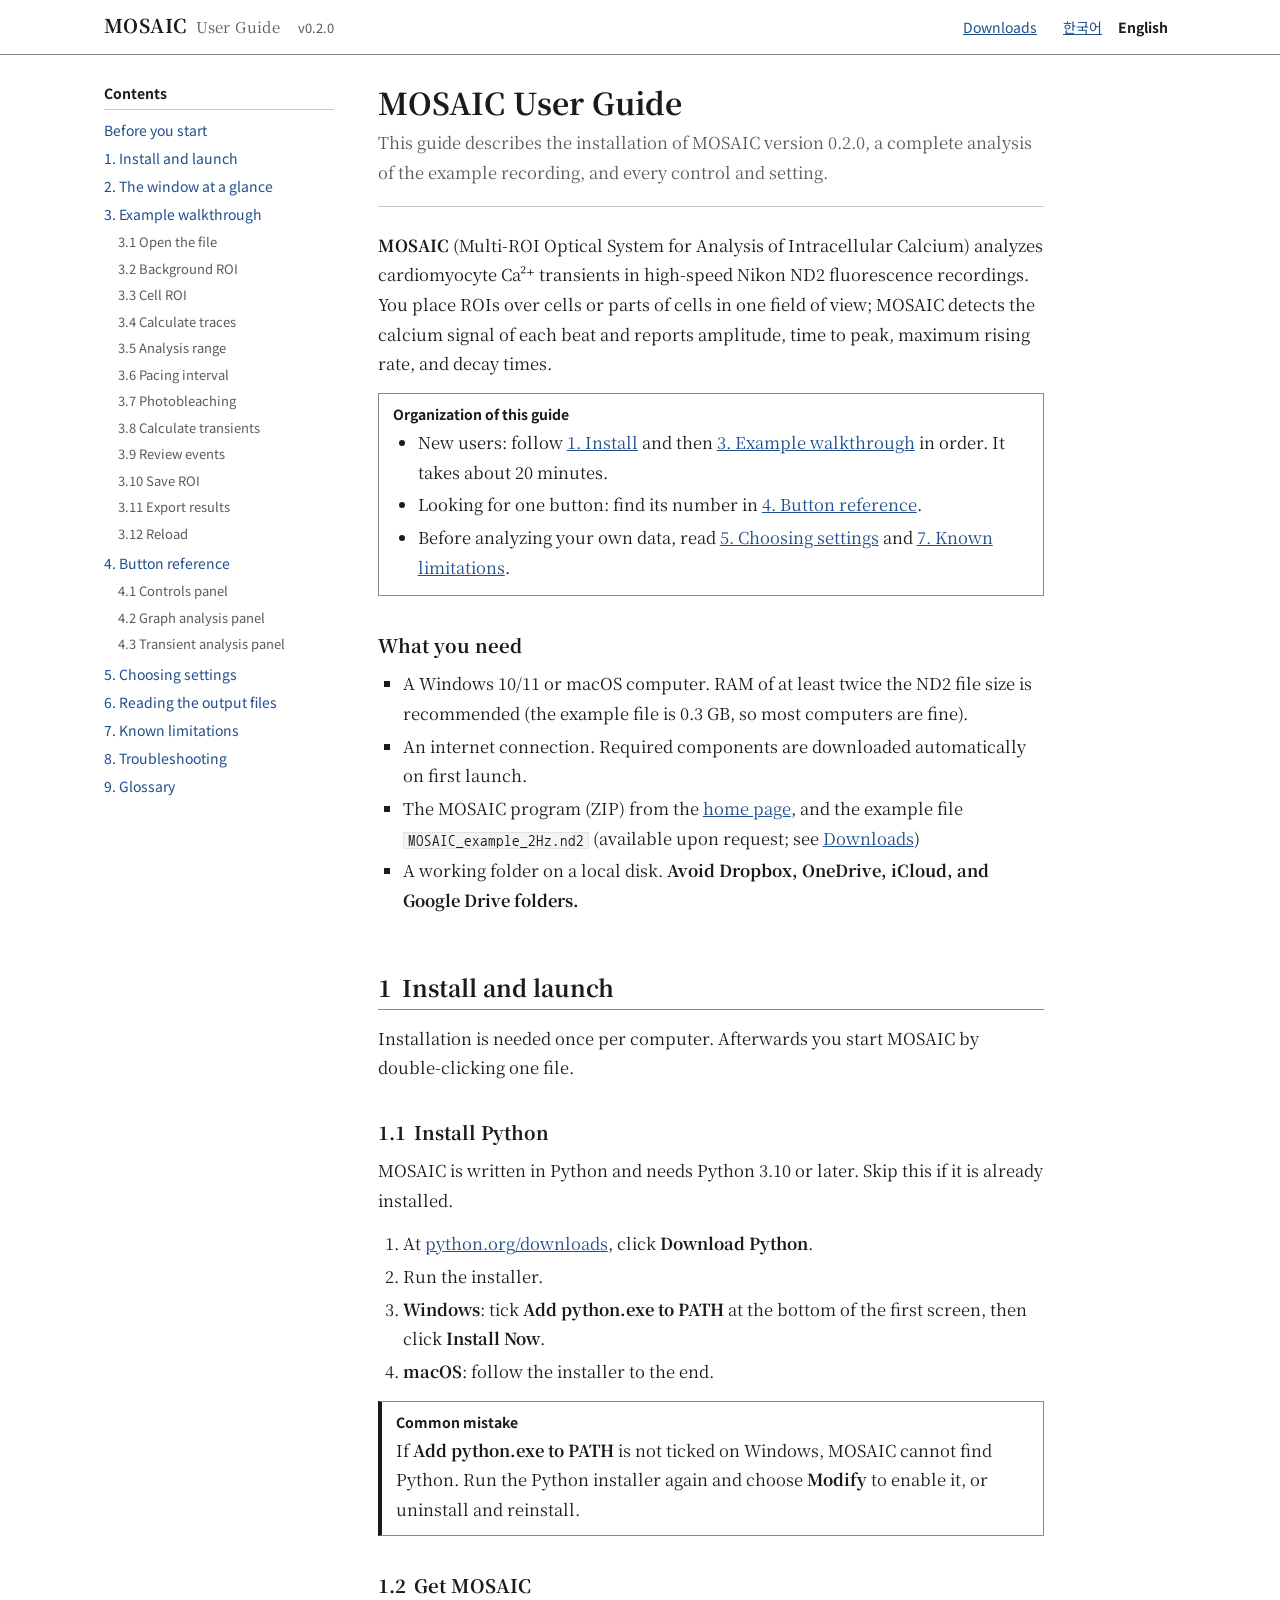
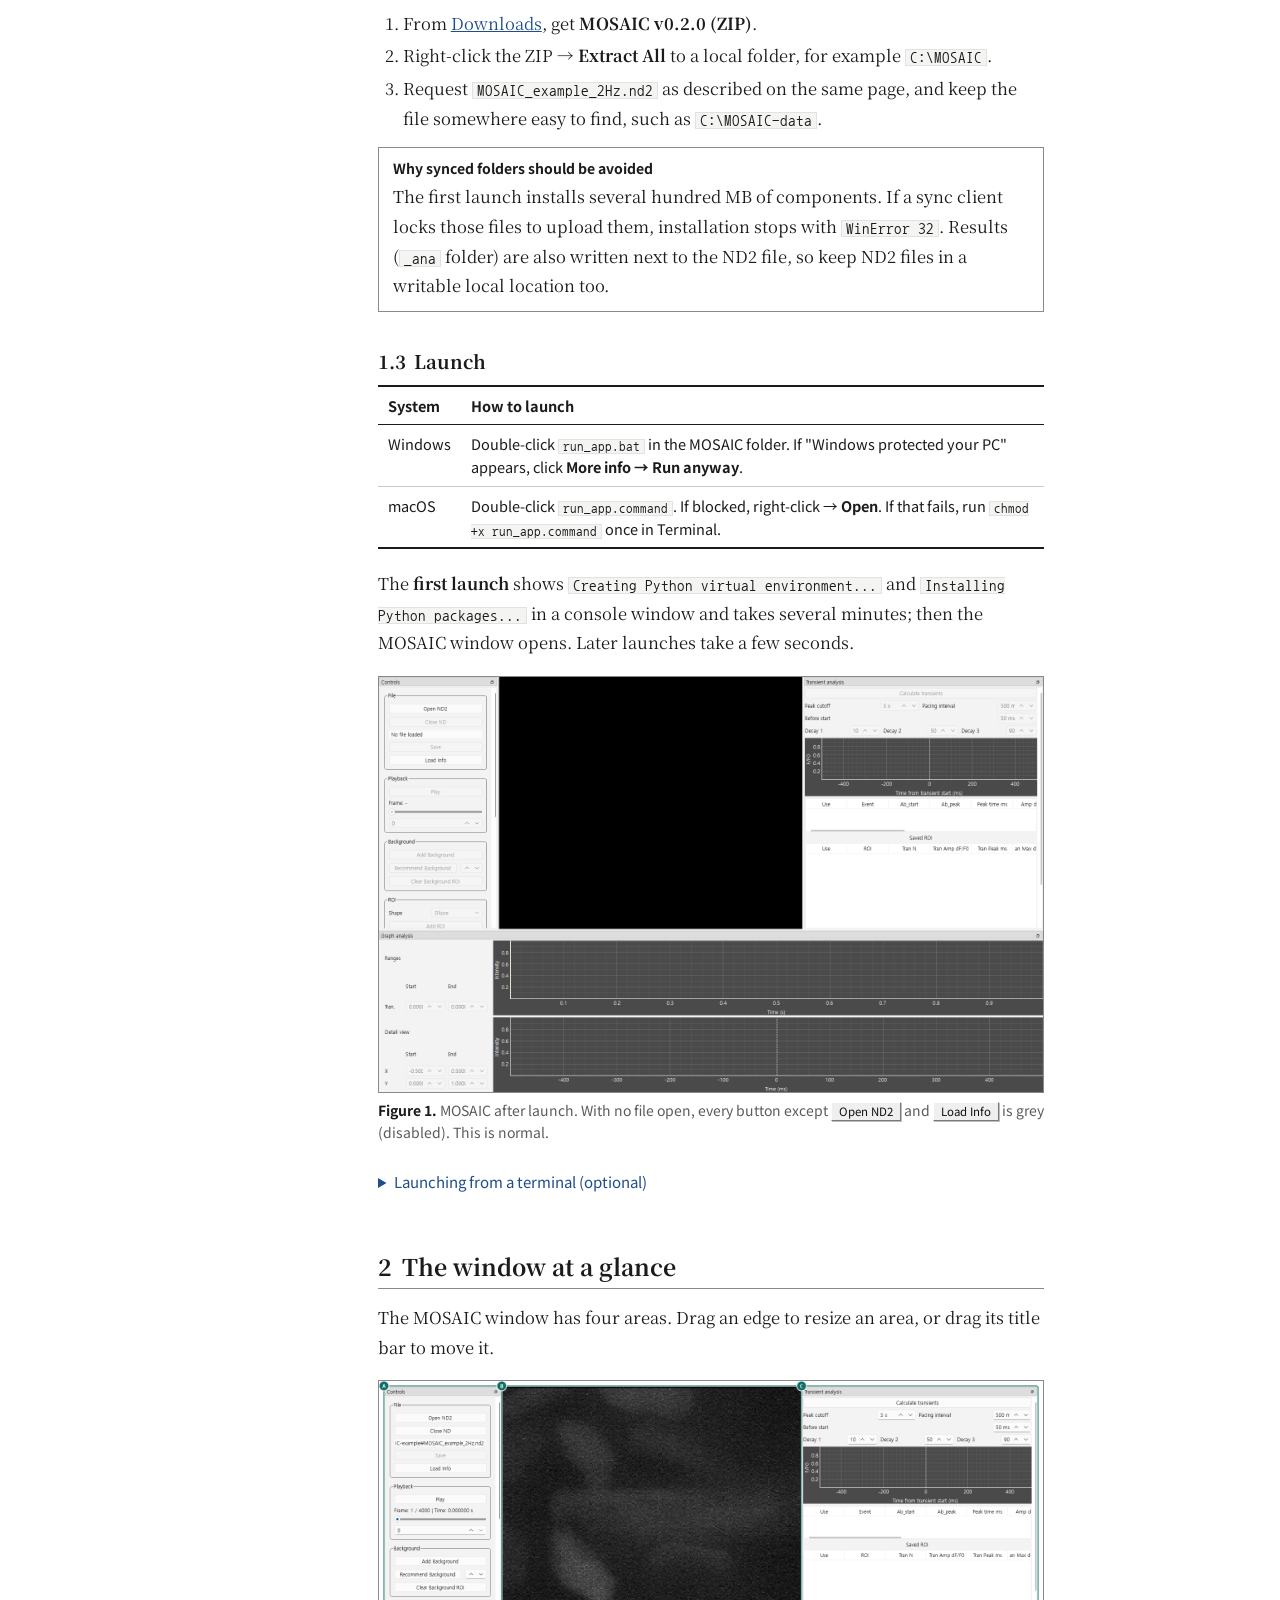
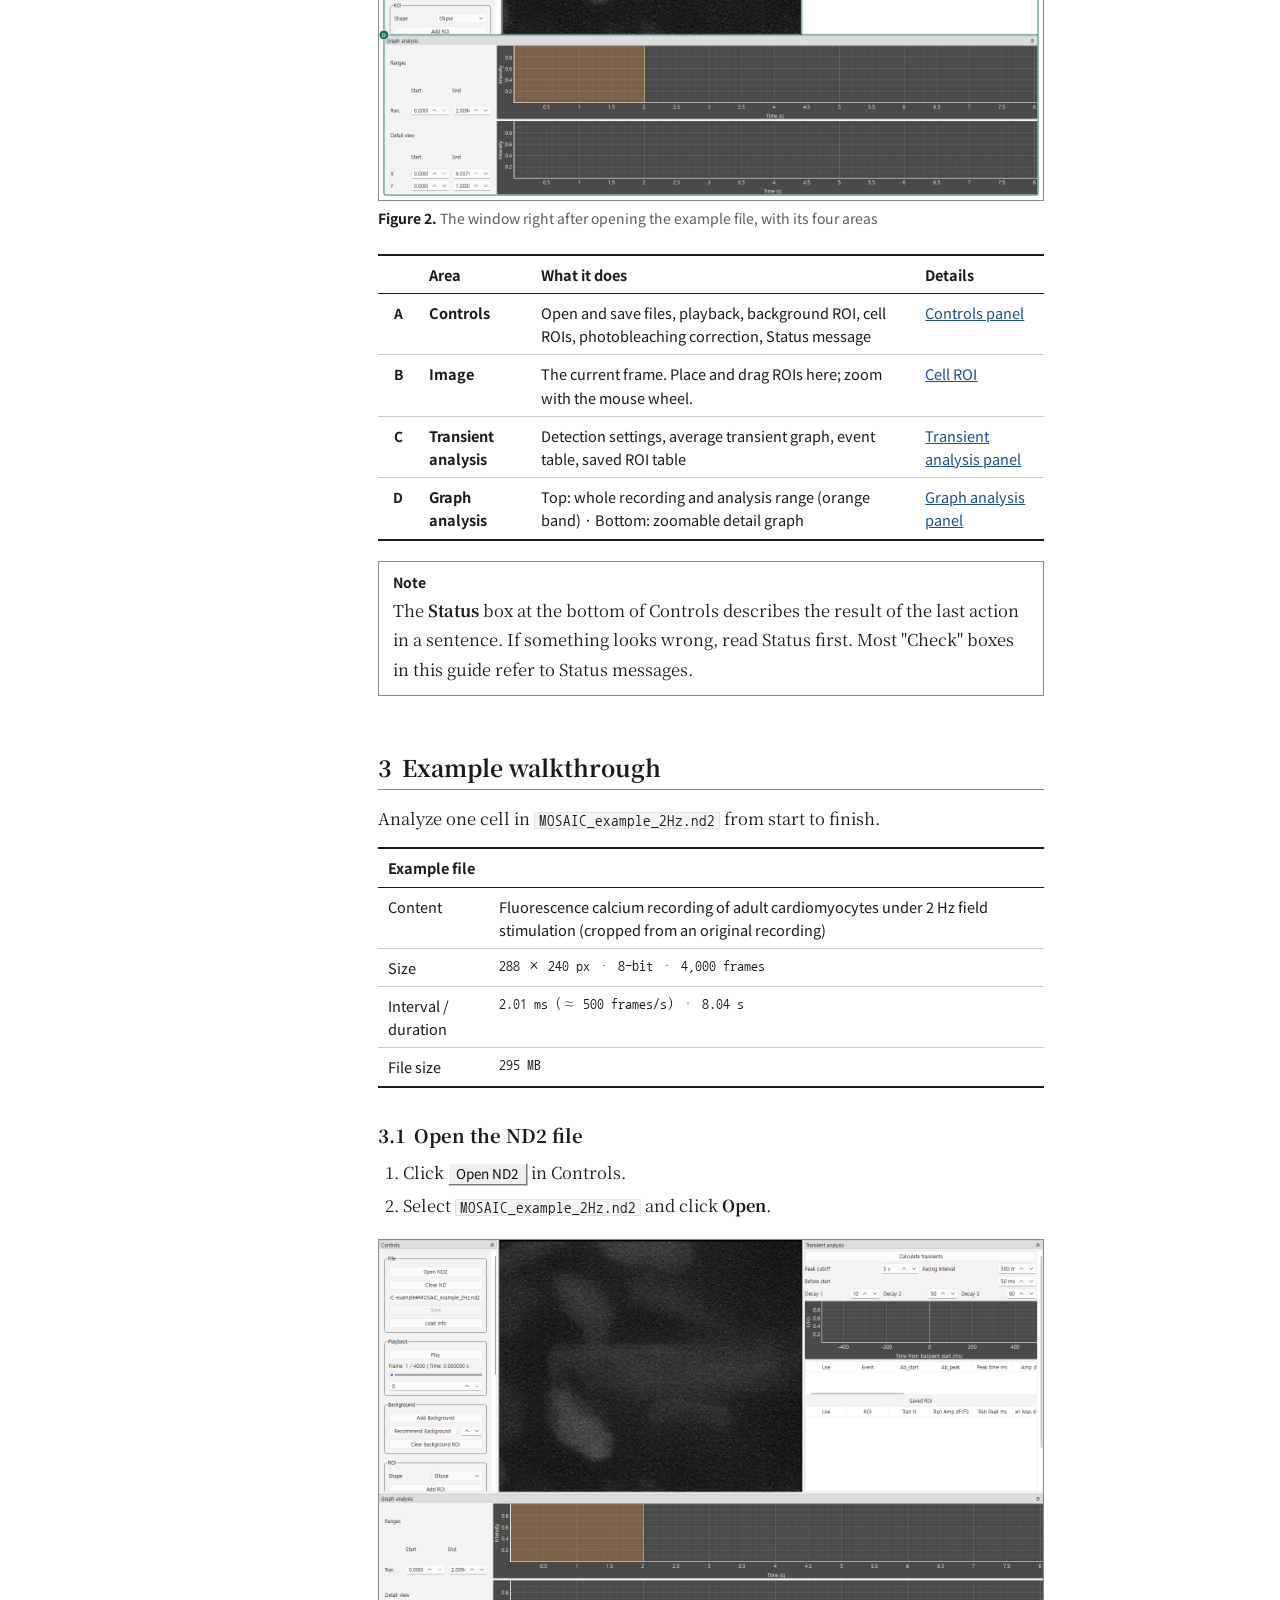
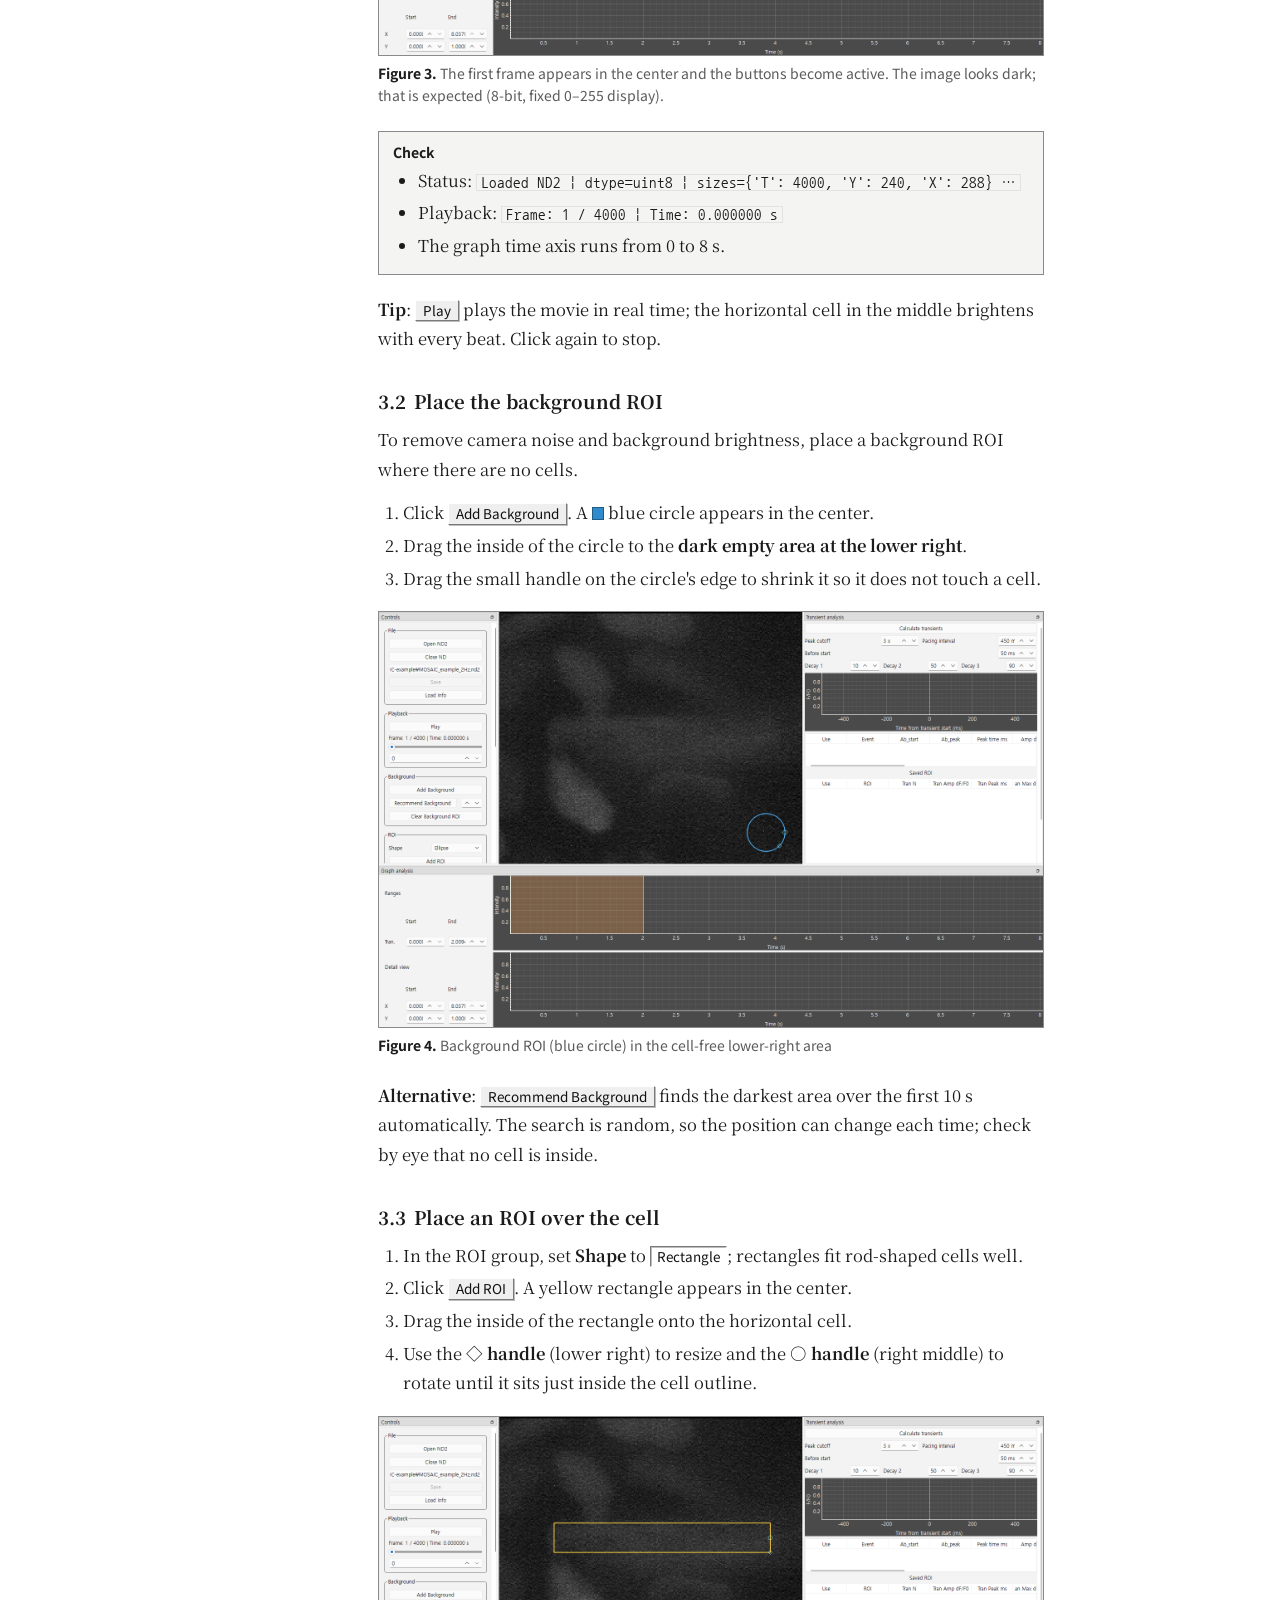
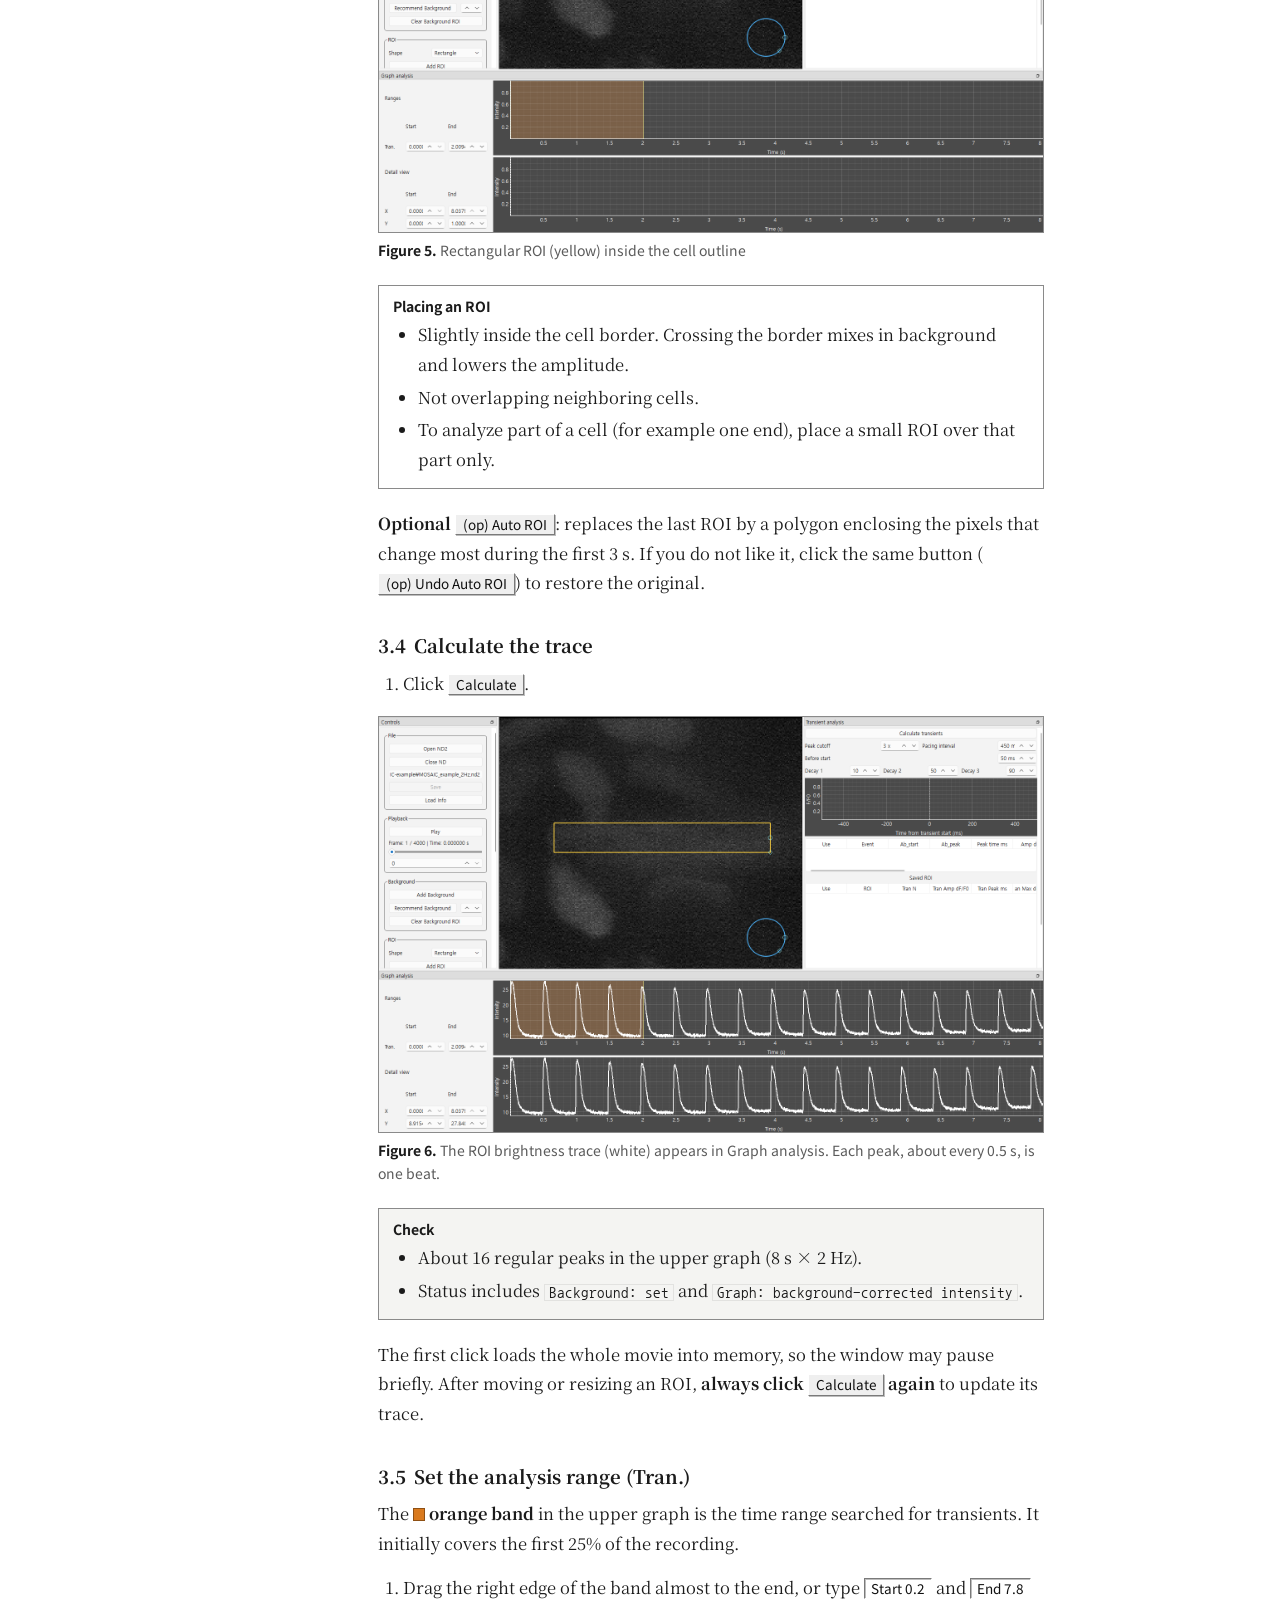
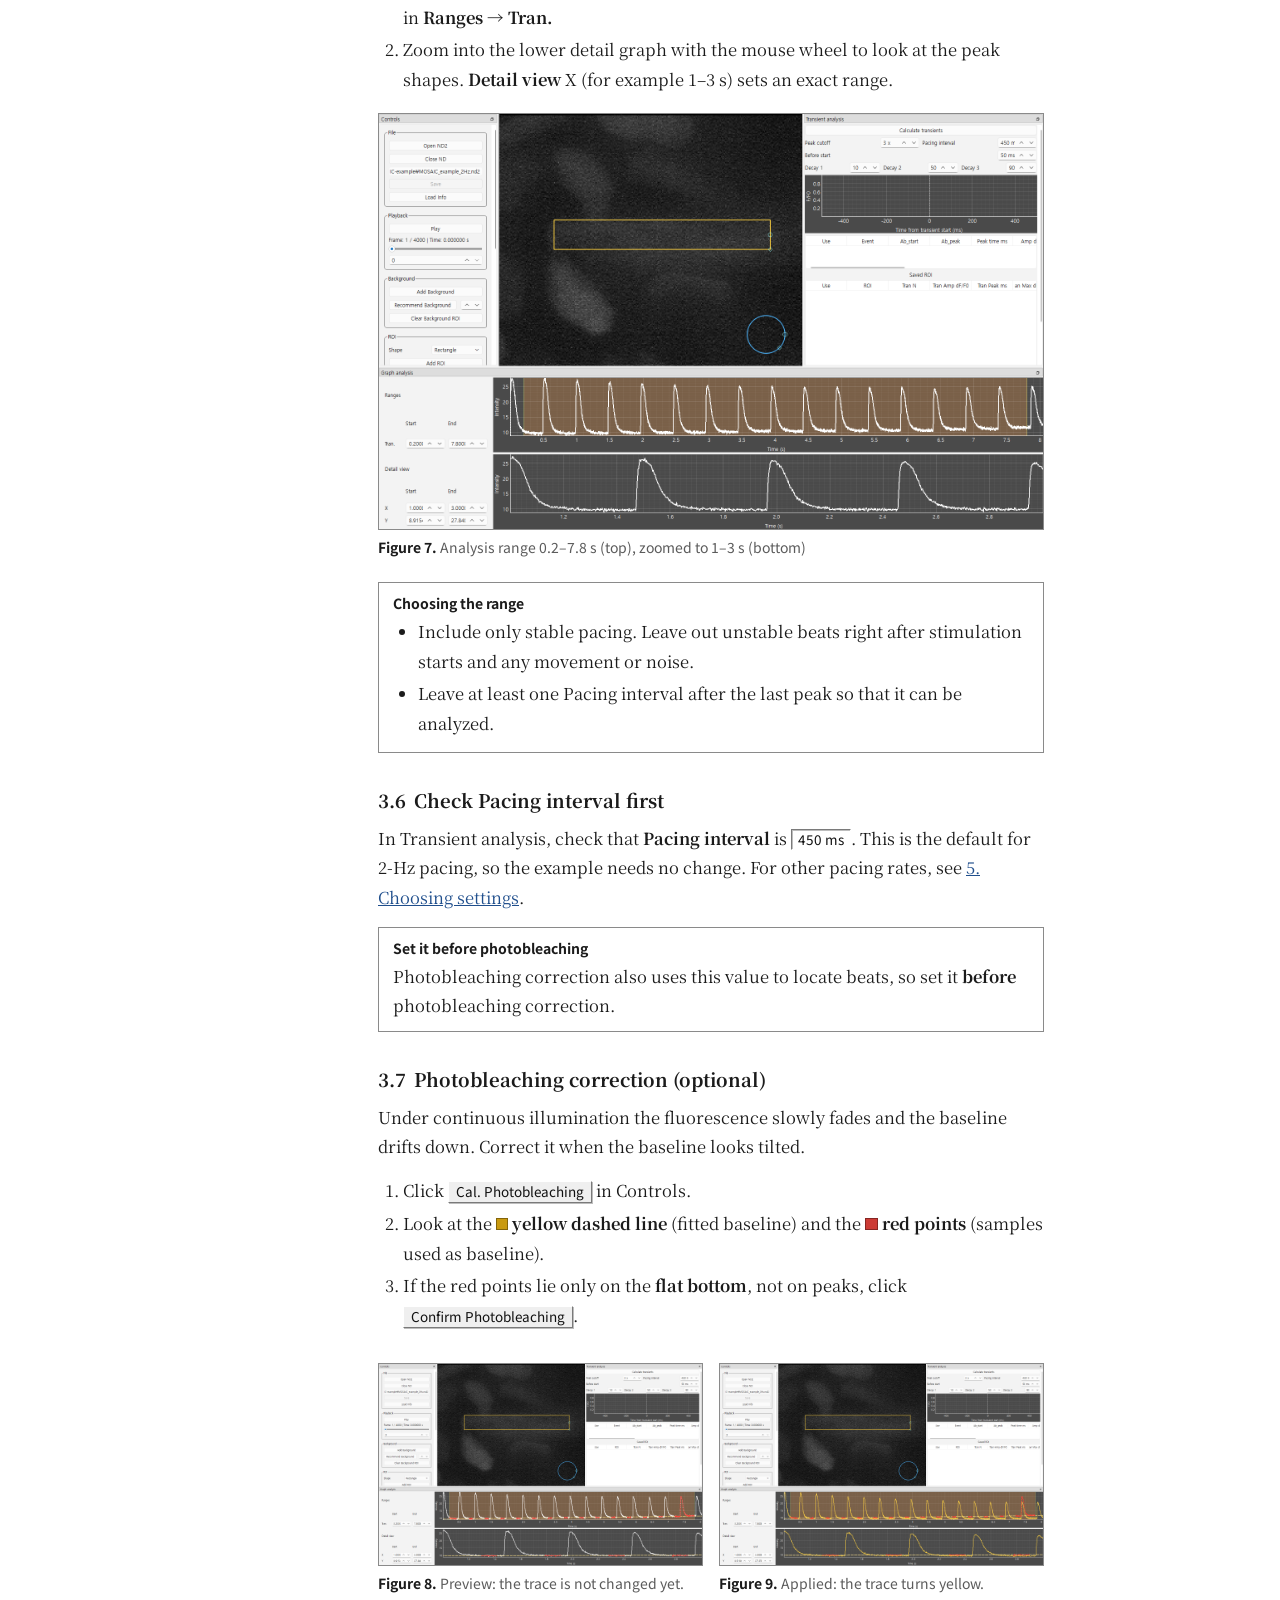
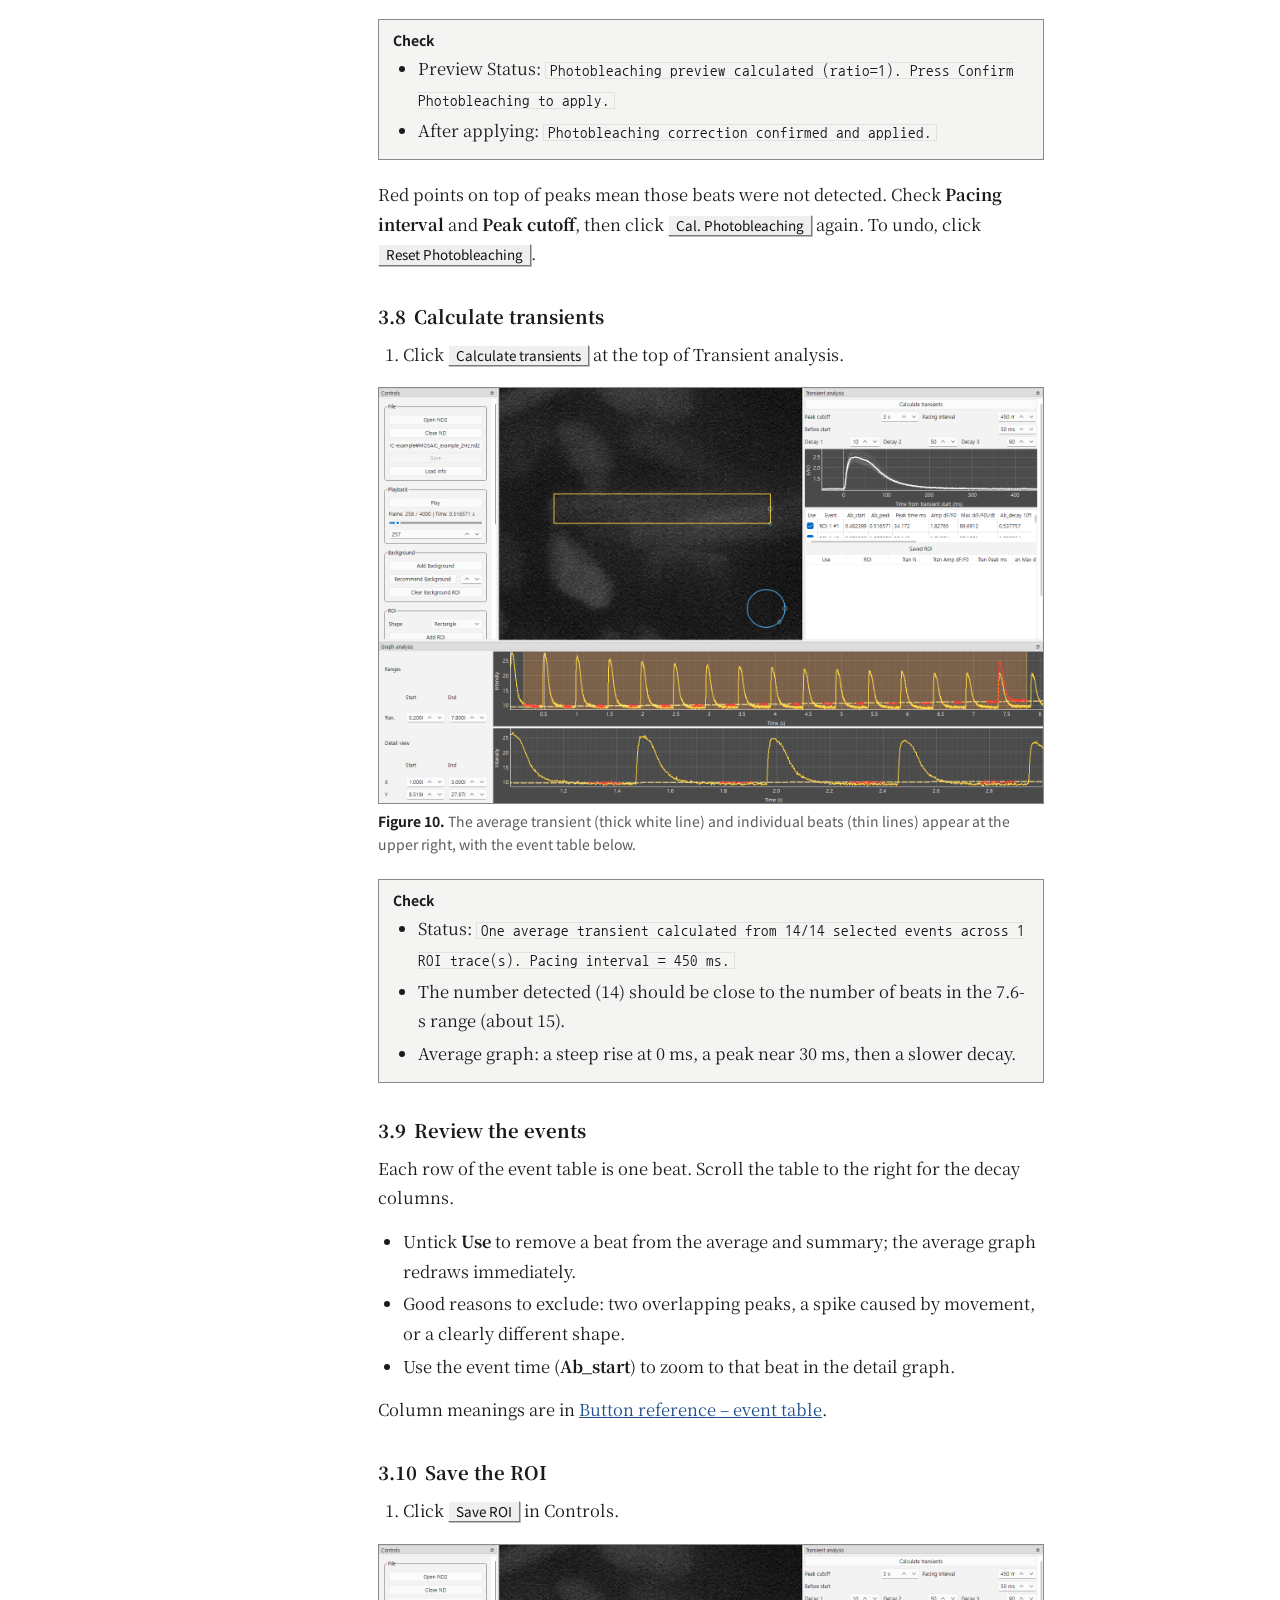
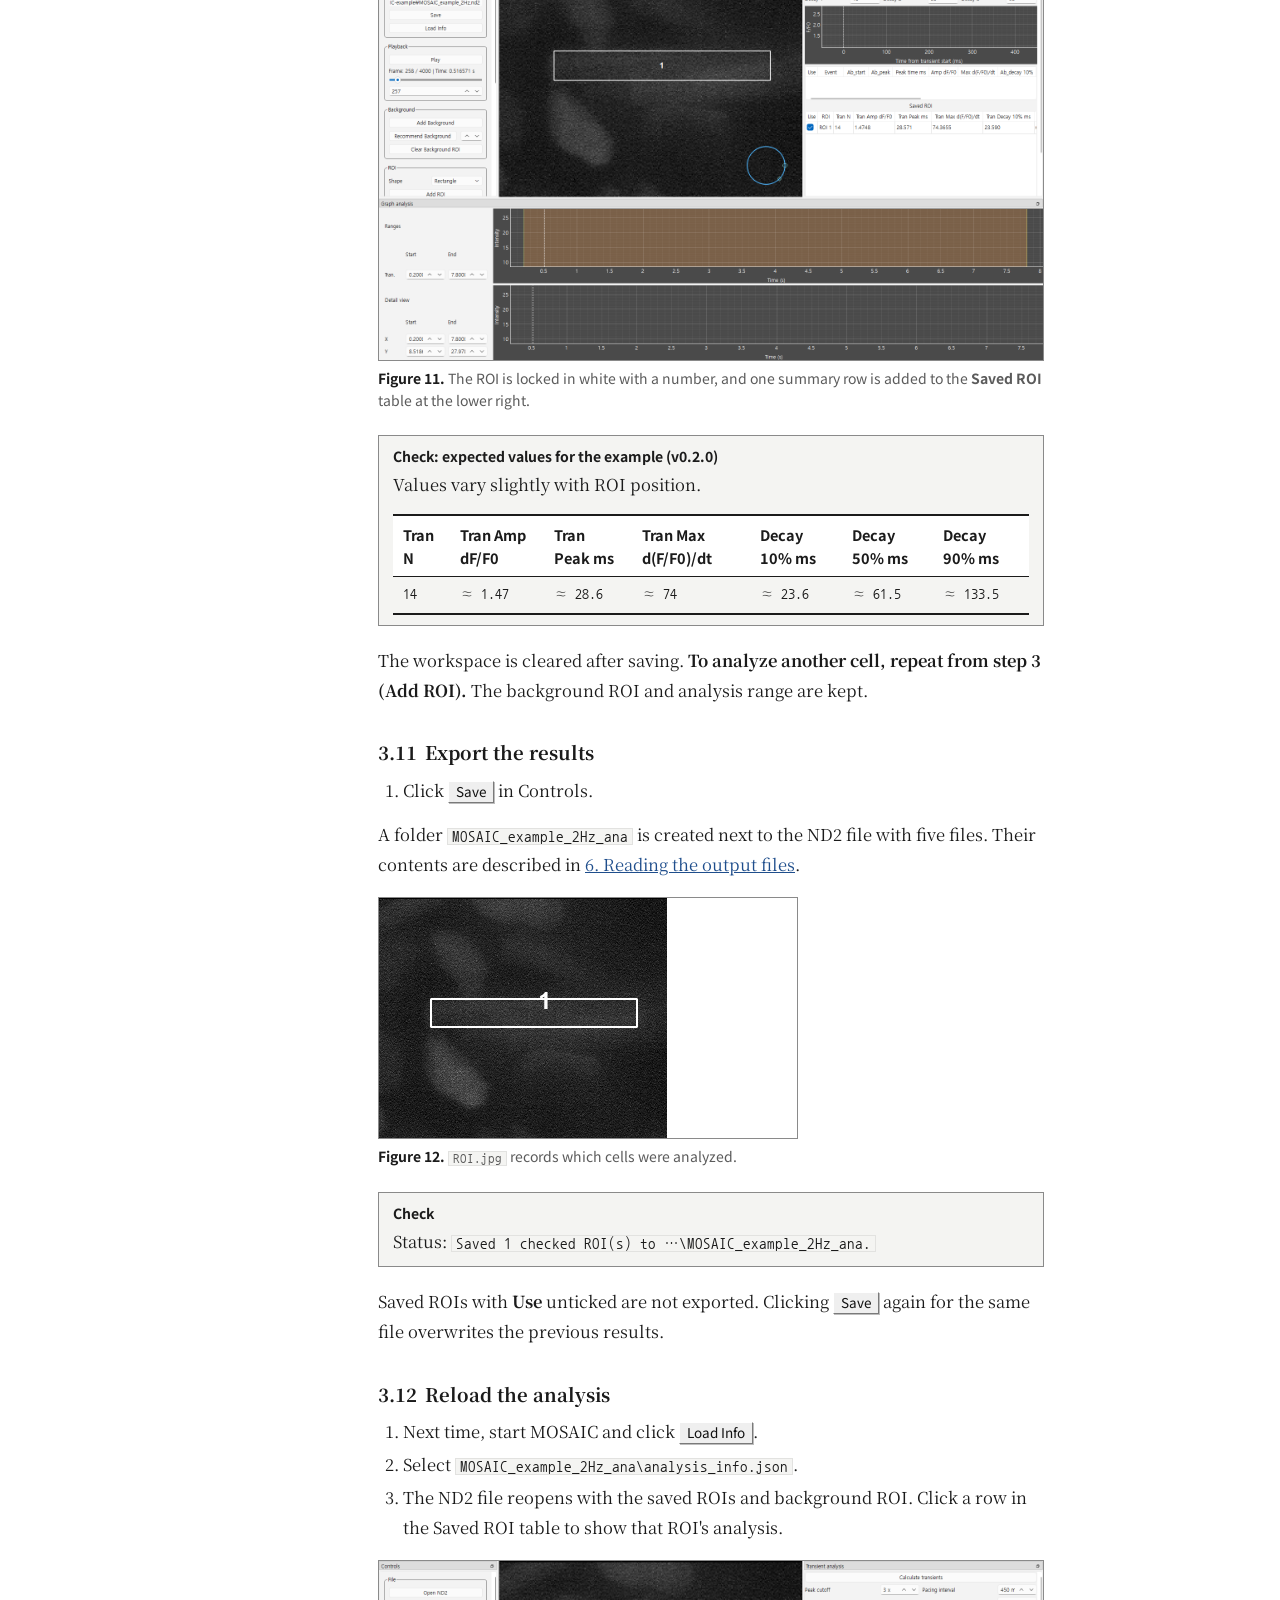
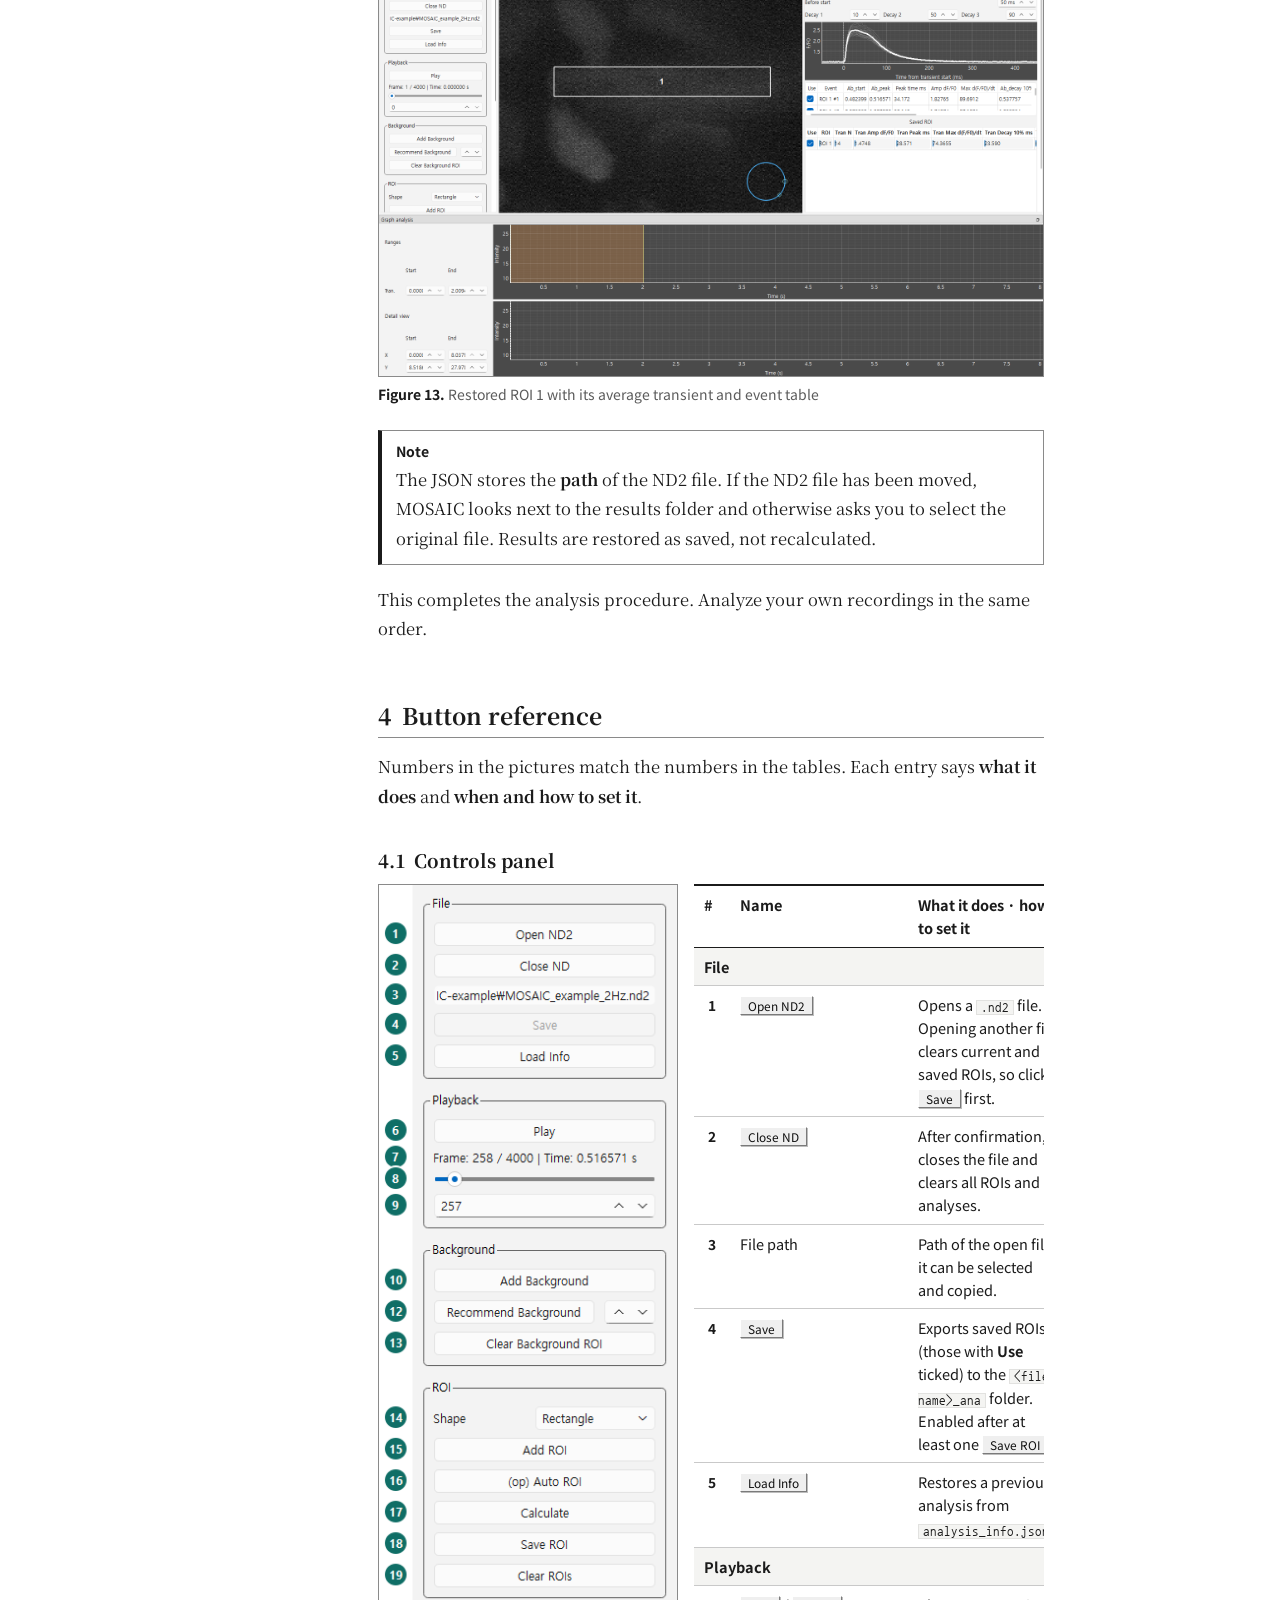
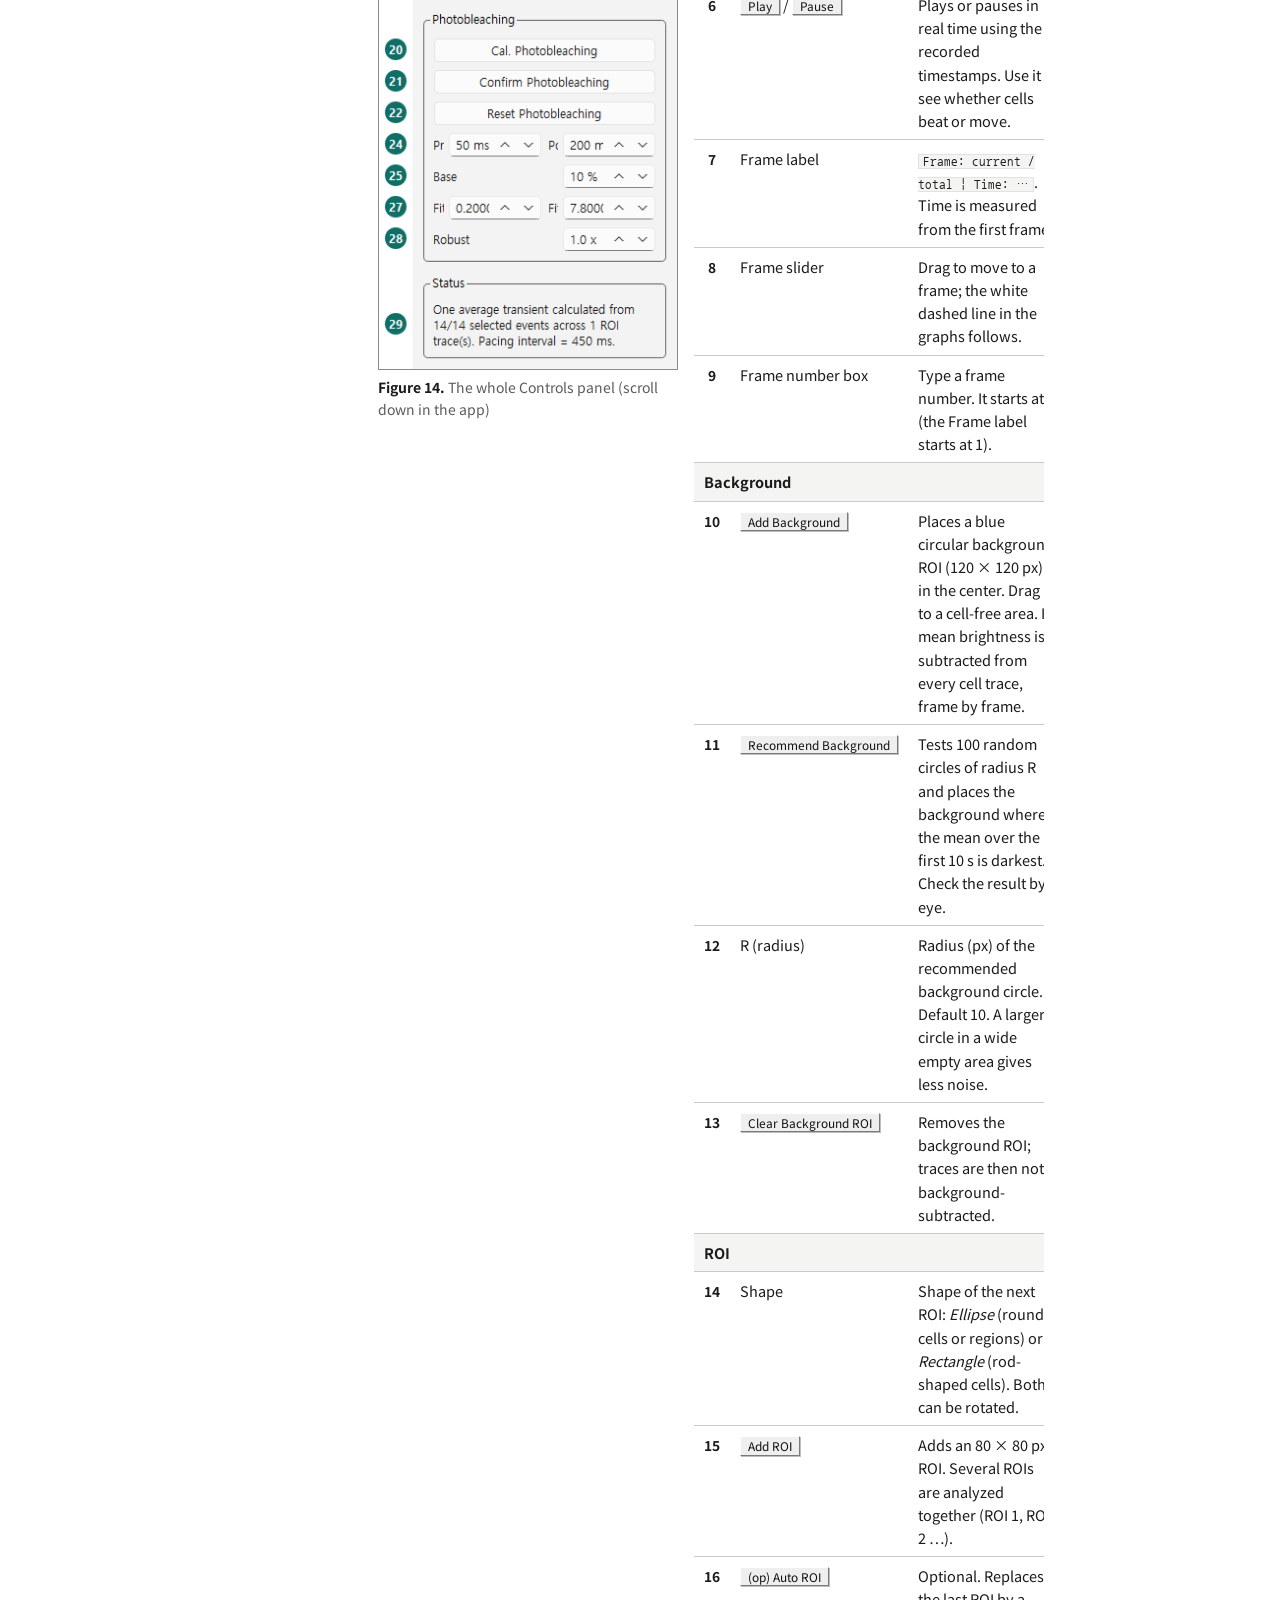
<file: guide.html>
<!doctype html>
<html lang="en">
<head>
<meta charset="utf-8">
<meta name="viewport" content="width=device-width, initial-scale=1">
<title>MOSAIC Guide</title>
<script>
  // Send readers to the guide in their browser language, keeping any #section.
  (function () {
    var ko = (navigator.language || "").toLowerCase().indexOf("ko") === 0;
    location.replace((ko ? "guide-ko.html" : "guide-en.html") + location.hash);
  })();
</script>
</head>
<body>
<p><a href="guide-ko.html">한국어 설명서</a> · <a href="guide-en.html">English guide</a></p>
</body>
</html>
</file>
<file: assets/site.css>
/* MOSAIC documentation: classic technical-manual style (single light theme). */
:root{
  --paper:#FFFFFF; --ink:#1B1B1B; --muted:#5B5B5B; --rule:#C9C9C9; --rule-strong:#8A8A8A;
  --link:#1F4E8C; --link-visited:#5A3F86; --shade:#F4F4F2;
  --tran:#D97A1E; --bgroi:#2F8BCB; --corr:#C99A10; --base:#CC3B35;
  --serif:"Noto Serif KR","Batang","AppleMyungjo",Georgia,"Times New Roman",serif;
  --sans:"Noto Sans KR","Malgun Gothic","Apple SD Gothic Neo",Arial,sans-serif;
  --mono:"Nanum Gothic Coding",Consolas,"Courier New",monospace;
  color-scheme:light;
}
*{box-sizing:border-box}
html{scroll-padding-top:16px;background:var(--paper)}
body{margin:0;background:var(--paper);color:var(--ink);font:400 16.5px/1.8 var(--serif)}
a{color:var(--link)}
a:visited{color:var(--link-visited)}
a:focus-visible,button:focus-visible{outline:2px solid var(--link);outline-offset:2px}
img{max-width:100%;height:auto;display:block}

/* header */
.bar{border-bottom:1px solid var(--rule-strong);background:var(--paper)}
.bar-in{max-width:1120px;margin:0 auto;padding-block:14px;padding-inline:24px;display:flex;align-items:baseline;gap:18px;flex-wrap:wrap;font-family:var(--sans)}
.brand{font:700 19px/1.2 var(--serif);color:var(--ink);text-decoration:none;letter-spacing:.02em}
.brand:visited{color:var(--ink)}
.brand small{font:400 15px var(--serif);color:var(--muted);margin-left:10px}
.ver{font:400 13px var(--sans);color:var(--muted)}
.spacer{flex:1}
.navlink{font-size:14px;color:var(--link)}
.navlink.strong{font-size:15px;font-weight:700}
.langs{display:flex;gap:0;font-size:14px}
.langs a,.langs button{font:400 14px var(--sans);color:var(--link);background:none;border:0;padding:0 8px;cursor:pointer;text-decoration:underline}
.langs>*+*{border-left:1px solid var(--rule)}
.langs [aria-current="true"],.langs [aria-pressed="true"]{color:var(--ink);text-decoration:none;font-weight:700;cursor:default}

/* layout */
.wrap{max-width:1120px;margin:0 auto;padding-inline:24px;display:grid;grid-template-columns:230px minmax(0,1fr);gap:44px}
nav.toc{position:sticky;top:0;align-self:start;max-height:100vh;overflow:auto;padding-block:28px;font-family:var(--sans)}
nav.toc p{font:700 14px var(--sans);margin:0 0 8px;padding-bottom:6px;border-bottom:1px solid var(--rule)}
nav.toc ol{list-style:none;margin:0;padding:0}
nav.toc ol ol{margin:2px 0 6px 14px}
nav.toc a{display:block;padding:2px 0;color:var(--link);text-decoration:none;font-size:14px;line-height:1.5}
nav.toc a:visited{color:var(--link)}
nav.toc a:hover{text-decoration:underline}
nav.toc ol ol a{font-size:13px;color:var(--muted)}
main{padding-block:28px 96px;min-width:0}
.prose{max-width:74ch}
@media (max-width:900px){.wrap{grid-template-columns:1fr;gap:0}nav.toc{position:static;max-height:none;padding-block:18px 10px;border-bottom:1px solid var(--rule)}}

/* headings */
h1{font:700 30px/1.3 var(--serif);margin:0 0 6px;text-wrap:balance}
.lede{font-size:16.5px;color:var(--muted);margin:0 0 24px;padding-bottom:18px;border-bottom:1px solid var(--rule)}
h2{font:700 23px/1.35 var(--serif);margin:56px 0 14px;padding-bottom:6px;border-bottom:1px solid var(--rule-strong);text-wrap:balance}
h3{font:700 18.5px/1.45 var(--serif);margin:36px 0 10px;text-wrap:balance}
h4{font:700 16.5px/1.5 var(--serif);margin:24px 0 6px}
.secno{font-weight:700;margin-right:.45em}
p{margin:0 0 14px}
ul,ol{margin:0 0 14px;padding-left:1.5em}
li{margin:3px 0}
b,strong{font-weight:700}

/* code and keys */
code{font:.9em var(--mono);background:var(--shade);padding:0 4px;border:1px solid #E2E2E0}
pre{font:14px/1.6 var(--mono);background:var(--shade);border:1px solid var(--rule);padding:12px 14px;overflow-x:auto}
pre code{background:none;border:0;padding:0}
kbd{font:.85em var(--sans);border:1px solid var(--rule-strong);border-bottom-width:2px;padding:0 5px;background:var(--paper)}
details{margin:0 0 16px;font-family:var(--sans);font-size:15px}
summary{cursor:pointer;color:var(--link)}

/* UI names: classic push button, input field */
.btn{display:inline-block;font:400 .82em/1.45 var(--sans);color:#111;background:#EFEFEF;border:1px solid;border-color:#FFFFFF #7A7A7A #7A7A7A #FFFFFF;box-shadow:1px 1px 0 #BDBDBD;padding:0 7px;white-space:nowrap}
.fld{display:inline-block;font:400 .82em/1.45 var(--sans);color:#111;background:#FFFFFF;border:1px solid;border-color:#7A7A7A #FFFFFF #FFFFFF #7A7A7A;box-shadow:inset 1px 1px 0 #BDBDBD;padding:0 6px;white-space:nowrap}
.sw{display:inline-block;width:.75em;height:.75em;vertical-align:-.02em;margin-right:4px;border:1px solid rgba(0,0,0,.35)}
.sw.tran{background:var(--tran)} .sw.bgroi{background:var(--bgroi)} .sw.corr{background:var(--corr)} .sw.base{background:var(--base)}
.num{font:700 .95em var(--sans)}

/* figures, numbered */
main{counter-reset:fig}
figure{margin:18px 0 24px}
figure a{display:block;border:1px solid var(--rule-strong);cursor:zoom-in}
.lightbox{position:fixed;inset:0;z-index:100;display:flex;align-items:center;justify-content:center;padding:16px;background:rgba(0,0,0,.85);cursor:zoom-out}
.lightbox[hidden]{display:none}
.lightbox img{max-width:100%;max-height:100%;object-fit:contain;background:#fff;box-shadow:0 4px 24px rgba(0,0,0,.5)}
html.lightbox-open{overflow:hidden}
figcaption{font:400 14px/1.6 var(--sans);color:var(--muted);margin-top:6px}
figure:has(figcaption){counter-increment:fig}
html[lang="ko"] figcaption::before{content:"그림 " counter(fig) ". ";font-weight:700;color:var(--ink)}
html[lang="en"] figcaption::before{content:"Figure " counter(fig) ". ";font-weight:700;color:var(--ink)}
.fig-split{display:grid;grid-template-columns:minmax(0,1fr) minmax(0,1fr);gap:16px}
@media (max-width:720px){.fig-split{grid-template-columns:1fr!important}}

/* tables */
.tw{overflow-x:auto;margin:0 0 20px}
table{border-collapse:collapse;width:100%;font:400 14.5px/1.6 var(--sans);border-top:2px solid var(--ink);border-bottom:2px solid var(--ink)}
th,td{text-align:left;padding:7px 10px;border-bottom:1px solid var(--rule);vertical-align:top}
th{font-weight:700;border-bottom:1px solid var(--ink);background:var(--paper)}
tr:last-child td{border-bottom:0}
td[colspan]{background:var(--shade);font-weight:700}
td.v,.v{font-family:var(--mono);font-size:13.5px;white-space:nowrap;font-variant-numeric:tabular-nums}
td.n{width:2.8em;text-align:center}

/* notes */
.note,.warn,.ok{margin:0 0 20px;padding:10px 14px;border:1px solid var(--rule-strong);background:var(--paper)}
.warn{border-width:1px 1px 1px 4px;border-color:var(--rule-strong) var(--rule-strong) var(--rule-strong) var(--ink)}
.ok{background:var(--shade)}
.note>:last-child,.warn>:last-child,.ok>:last-child{margin-bottom:0}
.tag{display:block;font:700 14px var(--sans);margin-bottom:4px}

/* tutorial steps: plain numbered subsections */
.step{margin:34px 0 0}
.step h3{margin-top:0}

/* glossary, checklist */
dl.terms{display:grid;grid-template-columns:max-content 1fr;gap:8px 20px;margin:0 0 20px;padding:12px 0;border-top:2px solid var(--ink);border-bottom:2px solid var(--ink)}
dl.terms dt{font-weight:700;white-space:nowrap}
dl.terms dd{margin:0}
@media (max-width:560px){dl.terms{grid-template-columns:1fr;gap:0}dl.terms dd{margin-bottom:10px}}
ul.check{list-style:square}

footer{margin-top:72px;padding-top:12px;border-top:1px solid var(--rule-strong);color:var(--muted);font:400 13.5px/1.7 var(--sans)}
@media print{nav.toc,.bar .langs,.navlink{display:none}.wrap{display:block}figure a{border:0}}
</file>
